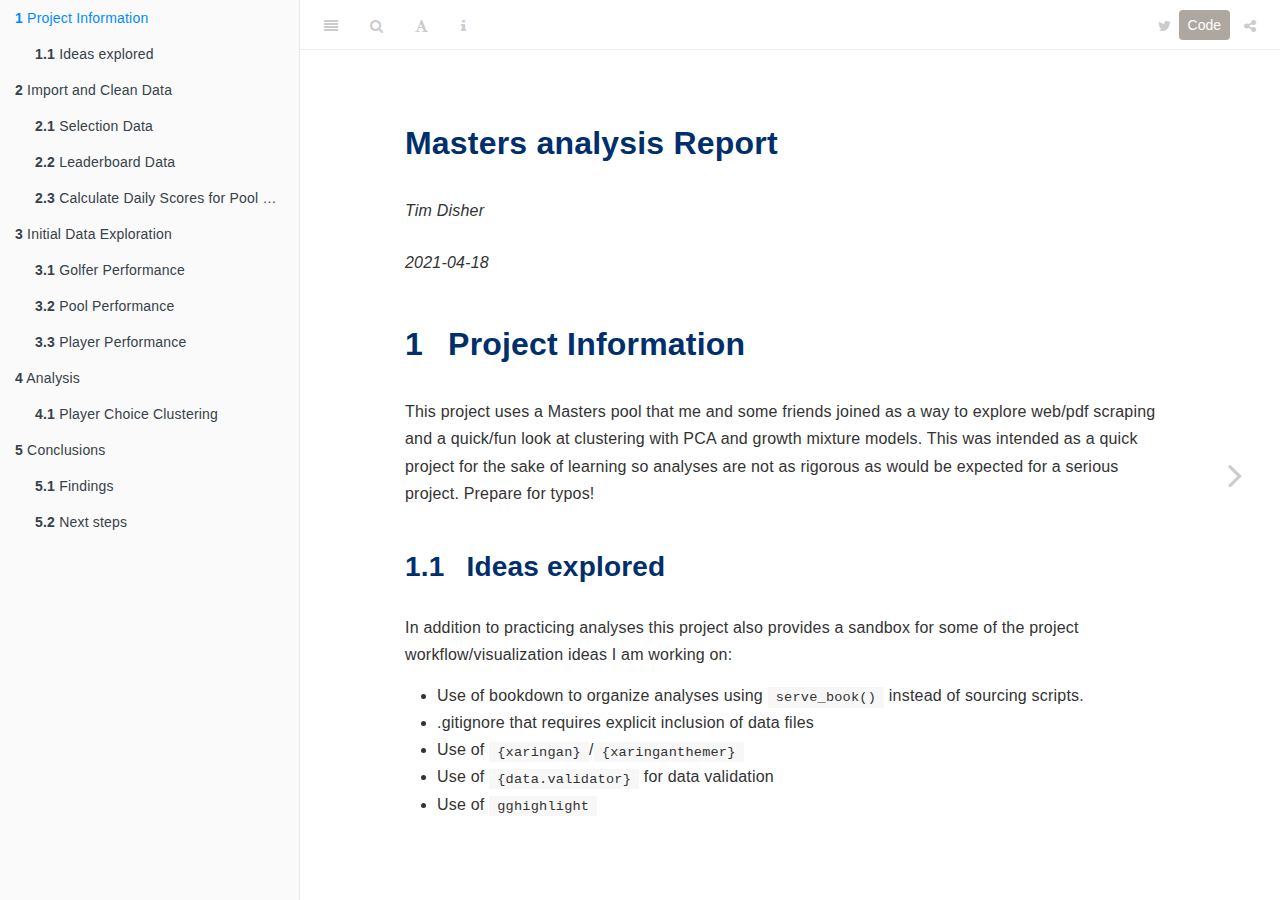
<file: inst/analysis/_book/index.html>
<!DOCTYPE html>
<html lang="" xml:lang="">
<head>

  <meta charset="utf-8" />
  <meta http-equiv="X-UA-Compatible" content="IE=edge" />
  <title>Masters analysis Report</title>
  <meta name="description" content="Masters analysis Report" />
  <meta name="generator" content="bookdown 0.21.10 and GitBook 2.6.7" />

  <meta property="og:title" content="Masters analysis Report" />
  <meta property="og:type" content="book" />
  
  
  
  

  <meta name="twitter:card" content="summary" />
  <meta name="twitter:title" content="Masters analysis Report" />
  
  
  

<meta name="author" content="Tim Disher" />


<meta name="date" content="2021-04-18" />

  <meta name="viewport" content="width=device-width, initial-scale=1" />
  <meta name="apple-mobile-web-app-capable" content="yes" />
  <meta name="apple-mobile-web-app-status-bar-style" content="black" />
  
  

<link rel="next" href="import-and-clean-data.html"/>
<script src="libs/jquery-3.5.1/jquery.min.js"></script>
<link href="libs/gitbook-2.6.7/css/style.css" rel="stylesheet" />
<link href="libs/gitbook-2.6.7/css/plugin-table.css" rel="stylesheet" />
<link href="libs/gitbook-2.6.7/css/plugin-bookdown.css" rel="stylesheet" />
<link href="libs/gitbook-2.6.7/css/plugin-highlight.css" rel="stylesheet" />
<link href="libs/gitbook-2.6.7/css/plugin-search.css" rel="stylesheet" />
<link href="libs/gitbook-2.6.7/css/plugin-fontsettings.css" rel="stylesheet" />
<link href="libs/gitbook-2.6.7/css/plugin-clipboard.css" rel="stylesheet" />









<script src="libs/accessible-code-block-0.0.1/empty-anchor.js"></script>
<link href="libs/anchor-sections-1.0.1/anchor-sections.css" rel="stylesheet" />
<script src="libs/anchor-sections-1.0.1/anchor-sections.js"></script>
<script src="libs/htmlwidgets-1.5.3/htmlwidgets.js"></script>
<link href="libs/datatables-css-0.0.0/datatables-crosstalk.css" rel="stylesheet" />
<script src="libs/datatables-binding-0.17/datatables.js"></script>
<link href="libs/dt-core-1.10.20/css/jquery.dataTables.min.css" rel="stylesheet" />
<link href="libs/dt-core-1.10.20/css/jquery.dataTables.extra.css" rel="stylesheet" />
<script src="libs/dt-core-1.10.20/js/jquery.dataTables.min.js"></script>
<link href="libs/crosstalk-1.1.1/css/crosstalk.css" rel="stylesheet" />
<script src="libs/crosstalk-1.1.1/js/crosstalk.min.js"></script>
<script>
/* ========================================================================
 * Bootstrap: transition.js v3.3.7
 * http://getbootstrap.com/javascript/#transitions
 * ========================================================================
 * Copyright 2011-2016 Twitter, Inc.
 * Licensed under MIT (https://github.com/twbs/bootstrap/blob/master/LICENSE)
 * ======================================================================== */


+function ($) {
  'use strict';

  // CSS TRANSITION SUPPORT (Shoutout: http://www.modernizr.com/)
  // ============================================================

  function transitionEnd() {
    var el = document.createElement('bootstrap')

    var transEndEventNames = {
      WebkitTransition : 'webkitTransitionEnd',
      MozTransition    : 'transitionend',
      OTransition      : 'oTransitionEnd otransitionend',
      transition       : 'transitionend'
    }

    for (var name in transEndEventNames) {
      if (el.style[name] !== undefined) {
        return { end: transEndEventNames[name] }
      }
    }

    return false // explicit for ie8 (  ._.)
  }

  // http://blog.alexmaccaw.com/css-transitions
  $.fn.emulateTransitionEnd = function (duration) {
    var called = false
    var $el = this
    $(this).one('bsTransitionEnd', function () { called = true })
    var callback = function () { if (!called) $($el).trigger($.support.transition.end) }
    setTimeout(callback, duration)
    return this
  }

  $(function () {
    $.support.transition = transitionEnd()

    if (!$.support.transition) return

    $.event.special.bsTransitionEnd = {
      bindType: $.support.transition.end,
      delegateType: $.support.transition.end,
      handle: function (e) {
        if ($(e.target).is(this)) return e.handleObj.handler.apply(this, arguments)
      }
    }
  })

}(jQuery);
</script>
<script>
/* ========================================================================
 * Bootstrap: collapse.js v3.3.7
 * http://getbootstrap.com/javascript/#collapse
 * ========================================================================
 * Copyright 2011-2016 Twitter, Inc.
 * Licensed under MIT (https://github.com/twbs/bootstrap/blob/master/LICENSE)
 * ======================================================================== */

/* jshint latedef: false */

+function ($) {
  'use strict';

  // COLLAPSE PUBLIC CLASS DEFINITION
  // ================================

  var Collapse = function (element, options) {
    this.$element      = $(element)
    this.options       = $.extend({}, Collapse.DEFAULTS, options)
    this.$trigger      = $('[data-toggle="collapse"][href="#' + element.id + '"],' +
                           '[data-toggle="collapse"][data-target="#' + element.id + '"]')
    this.transitioning = null

    if (this.options.parent) {
      this.$parent = this.getParent()
    } else {
      this.addAriaAndCollapsedClass(this.$element, this.$trigger)
    }

    if (this.options.toggle) this.toggle()
  }

  Collapse.VERSION  = '3.3.7'

  Collapse.TRANSITION_DURATION = 350

  Collapse.DEFAULTS = {
    toggle: true
  }

  Collapse.prototype.dimension = function () {
    var hasWidth = this.$element.hasClass('width')
    return hasWidth ? 'width' : 'height'
  }

  Collapse.prototype.show = function () {
    if (this.transitioning || this.$element.hasClass('in')) return

    var activesData
    var actives = this.$parent && this.$parent.children('.panel').children('.in, .collapsing')

    if (actives && actives.length) {
      activesData = actives.data('bs.collapse')
      if (activesData && activesData.transitioning) return
    }

    var startEvent = $.Event('show.bs.collapse')
    this.$element.trigger(startEvent)
    if (startEvent.isDefaultPrevented()) return

    if (actives && actives.length) {
      Plugin.call(actives, 'hide')
      activesData || actives.data('bs.collapse', null)
    }

    var dimension = this.dimension()

    this.$element
      .removeClass('collapse')
      .addClass('collapsing')[dimension](0)
      .attr('aria-expanded', true)

    this.$trigger
      .removeClass('collapsed')
      .attr('aria-expanded', true)

    this.transitioning = 1

    var complete = function () {
      this.$element
        .removeClass('collapsing')
        .addClass('collapse in')[dimension]('')
      this.transitioning = 0
      this.$element
        .trigger('shown.bs.collapse')
    }

    if (!$.support.transition) return complete.call(this)

    var scrollSize = $.camelCase(['scroll', dimension].join('-'))

    this.$element
      .one('bsTransitionEnd', $.proxy(complete, this))
      .emulateTransitionEnd(Collapse.TRANSITION_DURATION)[dimension](this.$element[0][scrollSize])
  }

  Collapse.prototype.hide = function () {
    if (this.transitioning || !this.$element.hasClass('in')) return

    var startEvent = $.Event('hide.bs.collapse')
    this.$element.trigger(startEvent)
    if (startEvent.isDefaultPrevented()) return

    var dimension = this.dimension()

    this.$element[dimension](this.$element[dimension]())[0].offsetHeight

    this.$element
      .addClass('collapsing')
      .removeClass('collapse in')
      .attr('aria-expanded', false)

    this.$trigger
      .addClass('collapsed')
      .attr('aria-expanded', false)

    this.transitioning = 1

    var complete = function () {
      this.transitioning = 0
      this.$element
        .removeClass('collapsing')
        .addClass('collapse')
        .trigger('hidden.bs.collapse')
    }

    if (!$.support.transition) return complete.call(this)

    this.$element
      [dimension](0)
      .one('bsTransitionEnd', $.proxy(complete, this))
      .emulateTransitionEnd(Collapse.TRANSITION_DURATION)
  }

  Collapse.prototype.toggle = function () {
    this[this.$element.hasClass('in') ? 'hide' : 'show']()
  }

  Collapse.prototype.getParent = function () {
    return $(this.options.parent)
      .find('[data-toggle="collapse"][data-parent="' + this.options.parent + '"]')
      .each($.proxy(function (i, element) {
        var $element = $(element)
        this.addAriaAndCollapsedClass(getTargetFromTrigger($element), $element)
      }, this))
      .end()
  }

  Collapse.prototype.addAriaAndCollapsedClass = function ($element, $trigger) {
    var isOpen = $element.hasClass('in')

    $element.attr('aria-expanded', isOpen)
    $trigger
      .toggleClass('collapsed', !isOpen)
      .attr('aria-expanded', isOpen)
  }

  function getTargetFromTrigger($trigger) {
    var href
    var target = $trigger.attr('data-target')
      || (href = $trigger.attr('href')) && href.replace(/.*(?=#[^\s]+$)/, '') // strip for ie7

    return $(target)
  }


  // COLLAPSE PLUGIN DEFINITION
  // ==========================

  function Plugin(option) {
    return this.each(function () {
      var $this   = $(this)
      var data    = $this.data('bs.collapse')
      var options = $.extend({}, Collapse.DEFAULTS, $this.data(), typeof option == 'object' && option)

      if (!data && options.toggle && /show|hide/.test(option)) options.toggle = false
      if (!data) $this.data('bs.collapse', (data = new Collapse(this, options)))
      if (typeof option == 'string') data[option]()
    })
  }

  var old = $.fn.collapse

  $.fn.collapse             = Plugin
  $.fn.collapse.Constructor = Collapse


  // COLLAPSE NO CONFLICT
  // ====================

  $.fn.collapse.noConflict = function () {
    $.fn.collapse = old
    return this
  }


  // COLLAPSE DATA-API
  // =================

  $(document).on('click.bs.collapse.data-api', '[data-toggle="collapse"]', function (e) {
    var $this   = $(this)

    if (!$this.attr('data-target')) e.preventDefault()

    var $target = getTargetFromTrigger($this)
    var data    = $target.data('bs.collapse')
    var option  = data ? 'toggle' : $this.data()

    Plugin.call($target, option)
  })

}(jQuery);
</script>
<script>
window.initializeCodeFolding = function(show) {

  // handlers for show-all and hide all
  $("#rmd-show-all-code").click(function() {
    // close the dropdown menu when an option is clicked
    $("#allCodeButton").dropdown("toggle");
    $('div.r-code-collapse').each(function() {
      $(this).collapse('show');
    });
  });
  $("#rmd-hide-all-code").click(function() {
    // close the dropdown menu when an option is clicked
    $("#allCodeButton").dropdown("toggle");
    $('div.r-code-collapse').each(function() {
      $(this).collapse('hide');
    });
  });

  // index for unique code element ids
  var currentIndex = 1;

  // select all R code blocks
  var rCodeBlocks = $('pre.sourceCode, pre.r, pre.python, pre.bash, pre.sql, pre.cpp, pre.stan');
  rCodeBlocks.each(function() {

    // if code block has been labeled with class `fold-show`, show the code on init!
    var classList = $(this).attr('class').split(/\s+/);
    for (var i = 0; i < classList.length; i++) {
    if (classList[i] === 'fold-show') {
        show = true;
      }
    }

    // create a collapsable div to wrap the code in
    var div = $('<div class="collapse r-code-collapse"></div>');
    if (show)
      div.addClass('in');
    var id = 'rcode-643E0F36' + currentIndex++;
    div.attr('id', id);
    $(this).before(div);
    $(this).detach().appendTo(div);

    // add a show code button right above
    var showCodeText = $('<span>' + (show ? 'Hide' : 'Code') + '</span>');
    var showCodeButton = $('<button type="button" class="btn btn-default btn-xs code-folding-btn pull-right"></button>');
    showCodeButton.append(showCodeText);
    showCodeButton
        .attr('data-toggle', 'collapse')
        .attr('data-target', '#' + id)
        .attr('aria-expanded', show)
        .attr('aria-controls', id);

    var buttonRow = $('<div class="row"></div>');
    var buttonCol = $('<div class="col-md-12"></div>');

    buttonCol.append(showCodeButton);
    buttonRow.append(buttonCol);

    div.before(buttonRow);

    // hack: return show to false, otherwise all next codeBlocks will be shown!
    show = false;

    // update state of button on show/hide
    div.on('hidden.bs.collapse', function () {
      showCodeText.text('Code');
    });
    div.on('show.bs.collapse', function () {
      showCodeText.text('Hide');
    });
  });

}
</script>
<script>
/* ========================================================================
 * Bootstrap: dropdown.js v3.3.7
 * http://getbootstrap.com/javascript/#dropdowns
 * ========================================================================
 * Copyright 2011-2016 Twitter, Inc.
 * Licensed under MIT (https://github.com/twbs/bootstrap/blob/master/LICENSE)
 * ======================================================================== */


+function ($) {
  'use strict';

  // DROPDOWN CLASS DEFINITION
  // =========================

  var backdrop = '.dropdown-backdrop'
  var toggle   = '[data-toggle="dropdown"]'
  var Dropdown = function (element) {
    $(element).on('click.bs.dropdown', this.toggle)
  }

  Dropdown.VERSION = '3.3.7'

  function getParent($this) {
    var selector = $this.attr('data-target')

    if (!selector) {
      selector = $this.attr('href')
      selector = selector && /#[A-Za-z]/.test(selector) && selector.replace(/.*(?=#[^\s]*$)/, '') // strip for ie7
    }

    var $parent = selector && $(selector)

    return $parent && $parent.length ? $parent : $this.parent()
  }

  function clearMenus(e) {
    if (e && e.which === 3) return
    $(backdrop).remove()
    $(toggle).each(function () {
      var $this         = $(this)
      var $parent       = getParent($this)
      var relatedTarget = { relatedTarget: this }

      if (!$parent.hasClass('open')) return

      if (e && e.type == 'click' && /input|textarea/i.test(e.target.tagName) && $.contains($parent[0], e.target)) return

      $parent.trigger(e = $.Event('hide.bs.dropdown', relatedTarget))

      if (e.isDefaultPrevented()) return

      $this.attr('aria-expanded', 'false')
      $parent.removeClass('open').trigger($.Event('hidden.bs.dropdown', relatedTarget))
    })
  }

  Dropdown.prototype.toggle = function (e) {
    var $this = $(this)

    if ($this.is('.disabled, :disabled')) return

    var $parent  = getParent($this)
    var isActive = $parent.hasClass('open')

    clearMenus()

    if (!isActive) {
      if ('ontouchstart' in document.documentElement && !$parent.closest('.navbar-nav').length) {
        // if mobile we use a backdrop because click events don't delegate
        $(document.createElement('div'))
          .addClass('dropdown-backdrop')
          .insertAfter($(this))
          .on('click', clearMenus)
      }

      var relatedTarget = { relatedTarget: this }
      $parent.trigger(e = $.Event('show.bs.dropdown', relatedTarget))

      if (e.isDefaultPrevented()) return

      $this
        .trigger('focus')
        .attr('aria-expanded', 'true')

      $parent
        .toggleClass('open')
        .trigger($.Event('shown.bs.dropdown', relatedTarget))
    }

    return false
  }

  Dropdown.prototype.keydown = function (e) {
    if (!/(38|40|27|32)/.test(e.which) || /input|textarea/i.test(e.target.tagName)) return

    var $this = $(this)

    e.preventDefault()
    e.stopPropagation()

    if ($this.is('.disabled, :disabled')) return

    var $parent  = getParent($this)
    var isActive = $parent.hasClass('open')

    if (!isActive && e.which != 27 || isActive && e.which == 27) {
      if (e.which == 27) $parent.find(toggle).trigger('focus')
      return $this.trigger('click')
    }

    var desc = ' li:not(.disabled):visible a'
    var $items = $parent.find('.dropdown-menu' + desc)

    if (!$items.length) return

    var index = $items.index(e.target)

    if (e.which == 38 && index > 0)                 index--         // up
    if (e.which == 40 && index < $items.length - 1) index++         // down
    if (!~index)                                    index = 0

    $items.eq(index).trigger('focus')
  }


  // DROPDOWN PLUGIN DEFINITION
  // ==========================

  function Plugin(option) {
    return this.each(function () {
      var $this = $(this)
      var data  = $this.data('bs.dropdown')

      if (!data) $this.data('bs.dropdown', (data = new Dropdown(this)))
      if (typeof option == 'string') data[option].call($this)
    })
  }

  var old = $.fn.dropdown

  $.fn.dropdown             = Plugin
  $.fn.dropdown.Constructor = Dropdown


  // DROPDOWN NO CONFLICT
  // ====================

  $.fn.dropdown.noConflict = function () {
    $.fn.dropdown = old
    return this
  }


  // APPLY TO STANDARD DROPDOWN ELEMENTS
  // ===================================

  $(document)
    .on('click.bs.dropdown.data-api', clearMenus)
    .on('click.bs.dropdown.data-api', '.dropdown form', function (e) { e.stopPropagation() })
    .on('click.bs.dropdown.data-api', toggle, Dropdown.prototype.toggle)
    .on('keydown.bs.dropdown.data-api', toggle, Dropdown.prototype.keydown)
    .on('keydown.bs.dropdown.data-api', '.dropdown-menu', Dropdown.prototype.keydown)

}(jQuery);
</script>
<style type="text/css">
.code-folding-btn {
  margin-bottom: 4px;
}

.row { display: flex; }
.collapse { display: none; }
.in { display:block }
.pull-right > .dropdown-menu {
    right: 0;
    left: auto;
}

.dropdown-menu {
    position: absolute;
    top: 100%;
    left: 0;
    z-index: 1000;
    display: none;
    float: left;
    min-width: 160px;
    padding: 5px 0;
    margin: 2px 0 0;
    font-size: 14px;
    text-align: left;
    list-style: none;
    background-color: #fff;
    -webkit-background-clip: padding-box;
    background-clip: padding-box;
    border: 1px solid #ccc;
    border: 1px solid rgba(0,0,0,.15);
    border-radius: 4px;
    -webkit-box-shadow: 0 6px 12px rgba(0,0,0,.175);
    box-shadow: 0 6px 12px rgba(0,0,0,.175);
}

.open > .dropdown-menu {
    display: block;
    color: #ffffff;
    background-color: #ffffff;
    background-image: none;
    border-color: #92897e;
}

.dropdown-menu > li > a {
  display: block;
  padding: 3px 20px;
  clear: both;
  font-weight: 400;
  line-height: 1.42857143;
  color: #000000;
  white-space: nowrap;
}

.dropdown-menu > li > a:hover,
.dropdown-menu > li > a:focus {
  color: #ffffff;
  text-decoration: none;
  background-color: #e95420;
}

.dropdown-menu > .active > a,
.dropdown-menu > .active > a:hover,
.dropdown-menu > .active > a:focus {
  color: #ffffff;
  text-decoration: none;
  background-color: #e95420;
  outline: 0;
}
.dropdown-menu > .disabled > a,
.dropdown-menu > .disabled > a:hover,
.dropdown-menu > .disabled > a:focus {
  color: #aea79f;
}

.dropdown-menu > .disabled > a:hover,
.dropdown-menu > .disabled > a:focus {
  text-decoration: none;
  cursor: not-allowed;
  background-color: transparent;
  background-image: none;
  filter: progid:DXImageTransform.Microsoft.gradient(enabled = false);
}

.btn {
  display: inline-block;
  margin-bottom: 1;
  font-weight: normal;
  text-align: center;
  white-space: nowrap;
  vertical-align: middle;
  -ms-touch-action: manipulation;
      touch-action: manipulation;
  cursor: pointer;
  background-image: none;
  border: 1px solid transparent;
  padding: 4px 8px;
  font-size: 14px;
  line-height: 1.42857143;
  border-radius: 4px;
  -webkit-user-select: none;
  -moz-user-select: none;
  -ms-user-select: none;
  user-select: none;
}

.btn:focus,
.btn:active:focus,
.btn.active:focus,
.btn.focus,
.btn:active.focus,
.btn.active.focus {
  outline: 5px auto -webkit-focus-ring-color;
  outline-offset: -2px;
}
.btn:hover,
.btn:focus,
.btn.focus {
  color: #ffffff;
  text-decoration: none;
}
.btn:active,
.btn.active {
  background-image: none;
  outline: 0;
  box-shadow: inset 0 3px 5px rgba(0, 0, 0, 0.125);
}
.btn.disabled,
.btn[disabled],
fieldset[disabled] .btn {
  cursor: not-allowed;
  filter: alpha(opacity=65);
  opacity: 0.65;
  box-shadow: none;
}
a.btn.disabled,
fieldset[disabled] a.btn {
  pointer-events: none;
}
.btn-default {
  color: #ffffff;
  background-color: #aea79f; #important
  border-color: #aea79f;
}

.btn-default:focus,
.btn-default.focus {
  color: #ffffff;
  background-color: #978e83;
  border-color: #6f675e;
}

.btn-default:hover {
  color: #ffffff;
  background-color: #978e83;
  border-color: #92897e;
}
.btn-default:active,
.btn-default.active,
.btn-group > .btn:not(:first-child):not(:last-child):not(.dropdown-toggle) {
  border-radius: 0;
}
.btn-group > .btn:first-child {
  margin-left: 0;
}
.btn-group > .btn:first-child:not(:last-child):not(.dropdown-toggle) {
  border-top-right-radius: 0;
  border-bottom-right-radius: 0;
}
.btn-group > .btn:last-child:not(:first-child),
.btn-group > .dropdown-toggle:not(:first-child) {
  border-top-left-radius: 0;
  border-bottom-left-radius: 0;
}
.btn-group > .btn-group {
  float: left;
}
.btn-group > .btn-group:not(:first-child):not(:last-child) > .btn {
  border-radius: 0;
}
.btn-group > .btn-group:first-child:not(:last-child) > .btn:last-child,
.btn-group > .btn-group:first-child:not(:last-child) > .dropdown-toggle {
  border-top-right-radius: 0;
  border-bottom-right-radius: 0;
}
.btn-group > .btn-group:last-child:not(:first-child) > .btn:first-child {
  border-top-left-radius: 0;
  border-bottom-left-radius: 0;
}
.btn-group .dropdown-toggle:active,
.btn-group.open .dropdown-toggle {
  outline: 0;
}
.btn-group > .btn + .dropdown-toggle {
  padding-right: 8px;
  padding-left: 8px;
}
.btn-group > .btn-lg + .dropdown-toggle {
  padding-right: 12px;
  padding-left: 12px;
}
.btn-group.open .dropdown-toggle {
  box-shadow: inset 0 3px 5px rgba(0, 0, 0, 0.125);
}
.btn-group.open .dropdown-toggle.btn-link {
  box-shadow: none;
}

</style>
<script>
var str = '<div class="btn-group pull-right" style="position: fixed; right: 50px; top: 10px; z-index: 200"><button type="button" class="btn btn-default btn-xs dropdown-toggle" id="allCodeButton" data-toggle="dropdown" aria-haspopup="true" aria-expanded="true" data-_extension-text-contrast=""><span>Code</span> <span class="caret"></span></button><ul class="dropdown-menu" style="min-width: 50px;"><li><a id="rmd-show-all-code" href="#">Show All Code</a></li><li><a id="rmd-hide-all-code" href="#">Hide All Code</a></li></ul></div>';
document.write(str);
</script>
<script>
$(document).ready(function () {
  window.initializeCodeFolding("show" === "hide");
});
</script>


<style type="text/css">
code.sourceCode > span { display: inline-block; line-height: 1.25; }
code.sourceCode > span { color: inherit; text-decoration: inherit; }
code.sourceCode > span:empty { height: 1.2em; }
.sourceCode { overflow: visible; }
code.sourceCode { white-space: pre; position: relative; }
pre.sourceCode { margin: 0; }
@media screen {
div.sourceCode { overflow: auto; }
}
@media print {
code.sourceCode { white-space: pre-wrap; }
code.sourceCode > span { text-indent: -5em; padding-left: 5em; }
}
pre.numberSource code
  { counter-reset: source-line 0; }
pre.numberSource code > span
  { position: relative; left: -4em; counter-increment: source-line; }
pre.numberSource code > span > a:first-child::before
  { content: counter(source-line);
    position: relative; left: -1em; text-align: right; vertical-align: baseline;
    border: none; display: inline-block;
    -webkit-touch-callout: none; -webkit-user-select: none;
    -khtml-user-select: none; -moz-user-select: none;
    -ms-user-select: none; user-select: none;
    padding: 0 4px; width: 4em;
    color: #aaaaaa;
  }
pre.numberSource { margin-left: 3em; border-left: 1px solid #aaaaaa;  padding-left: 4px; }
div.sourceCode
  {   }
@media screen {
code.sourceCode > span > a:first-child::before { text-decoration: underline; }
}
code span.al { color: #ff0000; font-weight: bold; } /* Alert */
code span.an { color: #60a0b0; font-weight: bold; font-style: italic; } /* Annotation */
code span.at { color: #7d9029; } /* Attribute */
code span.bn { color: #40a070; } /* BaseN */
code span.bu { } /* BuiltIn */
code span.cf { color: #007020; font-weight: bold; } /* ControlFlow */
code span.ch { color: #4070a0; } /* Char */
code span.cn { color: #880000; } /* Constant */
code span.co { color: #60a0b0; font-style: italic; } /* Comment */
code span.cv { color: #60a0b0; font-weight: bold; font-style: italic; } /* CommentVar */
code span.do { color: #ba2121; font-style: italic; } /* Documentation */
code span.dt { color: #902000; } /* DataType */
code span.dv { color: #40a070; } /* DecVal */
code span.er { color: #ff0000; font-weight: bold; } /* Error */
code span.ex { } /* Extension */
code span.fl { color: #40a070; } /* Float */
code span.fu { color: #06287e; } /* Function */
code span.im { } /* Import */
code span.in { color: #60a0b0; font-weight: bold; font-style: italic; } /* Information */
code span.kw { color: #007020; font-weight: bold; } /* Keyword */
code span.op { color: #666666; } /* Operator */
code span.ot { color: #007020; } /* Other */
code span.pp { color: #bc7a00; } /* Preprocessor */
code span.sc { color: #4070a0; } /* SpecialChar */
code span.ss { color: #bb6688; } /* SpecialString */
code span.st { color: #4070a0; } /* String */
code span.va { color: #19177c; } /* Variable */
code span.vs { color: #4070a0; } /* VerbatimString */
code span.wa { color: #60a0b0; font-weight: bold; font-style: italic; } /* Warning */
</style>


<link rel="stylesheet" href="style.css" type="text/css" />
</head>

<body>



  <div class="book without-animation with-summary font-size-2 font-family-1" data-basepath=".">

    <div class="book-summary">
      <nav role="navigation">

<ul class="summary">
<li class="chapter" data-level="1" data-path="index.html"><a href="index.html"><i class="fa fa-check"></i><b>1</b> Project Information</a><ul>
<li class="chapter" data-level="1.1" data-path="index.html"><a href="index.html#ideas-explored"><i class="fa fa-check"></i><b>1.1</b> Ideas explored</a></li>
</ul></li>
<li class="chapter" data-level="2" data-path="import-and-clean-data.html"><a href="import-and-clean-data.html"><i class="fa fa-check"></i><b>2</b> Import and Clean Data</a><ul>
<li class="chapter" data-level="2.1" data-path="import-and-clean-data.html"><a href="import-and-clean-data.html#selection-data"><i class="fa fa-check"></i><b>2.1</b> Selection Data</a></li>
<li class="chapter" data-level="2.2" data-path="import-and-clean-data.html"><a href="import-and-clean-data.html#leaderboard-data"><i class="fa fa-check"></i><b>2.2</b> Leaderboard Data</a></li>
<li class="chapter" data-level="2.3" data-path="import-and-clean-data.html"><a href="import-and-clean-data.html#calculate-daily-scores-for-pool-participants"><i class="fa fa-check"></i><b>2.3</b> Calculate Daily Scores for Pool Participants</a></li>
</ul></li>
<li class="chapter" data-level="3" data-path="initial-data-exploration.html"><a href="initial-data-exploration.html"><i class="fa fa-check"></i><b>3</b> Initial Data Exploration</a><ul>
<li class="chapter" data-level="3.1" data-path="initial-data-exploration.html"><a href="initial-data-exploration.html#golfer-performance"><i class="fa fa-check"></i><b>3.1</b> Golfer Performance</a></li>
<li class="chapter" data-level="3.2" data-path="initial-data-exploration.html"><a href="initial-data-exploration.html#pool-performance"><i class="fa fa-check"></i><b>3.2</b> Pool Performance</a><ul>
<li class="chapter" data-level="3.2.1" data-path="initial-data-exploration.html"><a href="initial-data-exploration.html#player-choices"><i class="fa fa-check"></i><b>3.2.1</b> Player Choices</a></li>
</ul></li>
<li class="chapter" data-level="3.3" data-path="initial-data-exploration.html"><a href="initial-data-exploration.html#player-performance"><i class="fa fa-check"></i><b>3.3</b> Player Performance</a><ul>
<li class="chapter" data-level="3.3.1" data-path="initial-data-exploration.html"><a href="initial-data-exploration.html#overall"><i class="fa fa-check"></i><b>3.3.1</b> Overall</a></li>
</ul></li>
</ul></li>
<li class="chapter" data-level="4" data-path="analysis.html"><a href="analysis.html"><i class="fa fa-check"></i><b>4</b> Analysis</a><ul>
<li class="chapter" data-level="4.1" data-path="analysis.html"><a href="analysis.html#player-choice-clustering"><i class="fa fa-check"></i><b>4.1</b> Player Choice Clustering</a><ul>
<li class="chapter" data-level="4.1.1" data-path="analysis.html"><a href="analysis.html#growth-mixture-model"><i class="fa fa-check"></i><b>4.1.1</b> Growth Mixture Model</a></li>
</ul></li>
</ul></li>
<li class="chapter" data-level="5" data-path="conclusions.html"><a href="conclusions.html"><i class="fa fa-check"></i><b>5</b> Conclusions</a><ul>
<li class="chapter" data-level="5.1" data-path="conclusions.html"><a href="conclusions.html#findings"><i class="fa fa-check"></i><b>5.1</b> Findings</a></li>
<li class="chapter" data-level="5.2" data-path="conclusions.html"><a href="conclusions.html#next-steps"><i class="fa fa-check"></i><b>5.2</b> Next steps</a></li>
</ul></li>
</ul>

      </nav>
    </div>

    <div class="book-body">
      <div class="body-inner">
        <div class="book-header" role="navigation">
          <h1>
            <i class="fa fa-circle-o-notch fa-spin"></i><a href="./">Masters analysis Report</a>
          </h1>
        </div>

        <div class="page-wrapper" tabindex="-1" role="main">
          <div class="page-inner">

            <section class="normal" id="section-">
<div id="header">
<h1 class="title">Masters analysis Report</h1>
<p class="author"><em>Tim Disher</em></p>
<p class="date" style="margin-top: 1.5em;"><em>2021-04-18</em></p>
</div>
<div id="project-information" class="section level1">
<h1><span class="header-section-number">1</span> Project Information</h1>
<p>This project uses a Masters pool that me and some friends joined as a way to
explore web/pdf scraping and a quick/fun look at clustering with PCA and growth
mixture models. This was intended as a quick project for the sake of learning so
analyses are not as rigorous as would be expected for a serious project. Prepare
for typos!</p>
<div id="ideas-explored" class="section level2">
<h2><span class="header-section-number">1.1</span> Ideas explored</h2>
<p>In addition to practicing analyses this project also provides a sandbox for some
of the project workflow/visualization ideas I am working on:</p>
<ul>
<li>Use of bookdown to organize analyses using <code>serve_book()</code> instead of sourcing
scripts.</li>
<li>.gitignore that requires explicit inclusion of data files</li>
<li>Use of <code>{xaringan}</code>/<code>{xaringanthemer}</code></li>
<li>Use of <code>{data.validator}</code> for data validation</li>
<li>Use of <code>gghighlight</code></li>
</ul>

</div>
</div>
            </section>

          </div>
        </div>
      </div>

<a href="import-and-clean-data.html" class="navigation navigation-next navigation-unique" aria-label="Next page"><i class="fa fa-angle-right"></i></a>
    </div>
  </div>
<script src="libs/gitbook-2.6.7/js/app.min.js"></script>
<script src="libs/gitbook-2.6.7/js/lunr.js"></script>
<script src="libs/gitbook-2.6.7/js/clipboard.min.js"></script>
<script src="libs/gitbook-2.6.7/js/plugin-search.js"></script>
<script src="libs/gitbook-2.6.7/js/plugin-sharing.js"></script>
<script src="libs/gitbook-2.6.7/js/plugin-fontsettings.js"></script>
<script src="libs/gitbook-2.6.7/js/plugin-bookdown.js"></script>
<script src="libs/gitbook-2.6.7/js/jquery.highlight.js"></script>
<script src="libs/gitbook-2.6.7/js/plugin-clipboard.js"></script>
<script>
gitbook.require(["gitbook"], function(gitbook) {
gitbook.start({
"sharing": {
"github": false,
"facebook": true,
"twitter": true,
"linkedin": false,
"weibo": false,
"instapaper": false,
"vk": false,
"whatsapp": false,
"all": ["facebook", "twitter", "linkedin", "weibo", "instapaper"]
},
"fontsettings": {
"theme": "white",
"family": "sans",
"size": 2
},
"edit": {
"link": null,
"text": null
},
"history": {
"link": null,
"text": null
},
"view": {
"link": null,
"text": null
},
"download": null,
"toc": {
"collapse": "subsection"
}
});
});
</script>

</body>

</html>
</file>
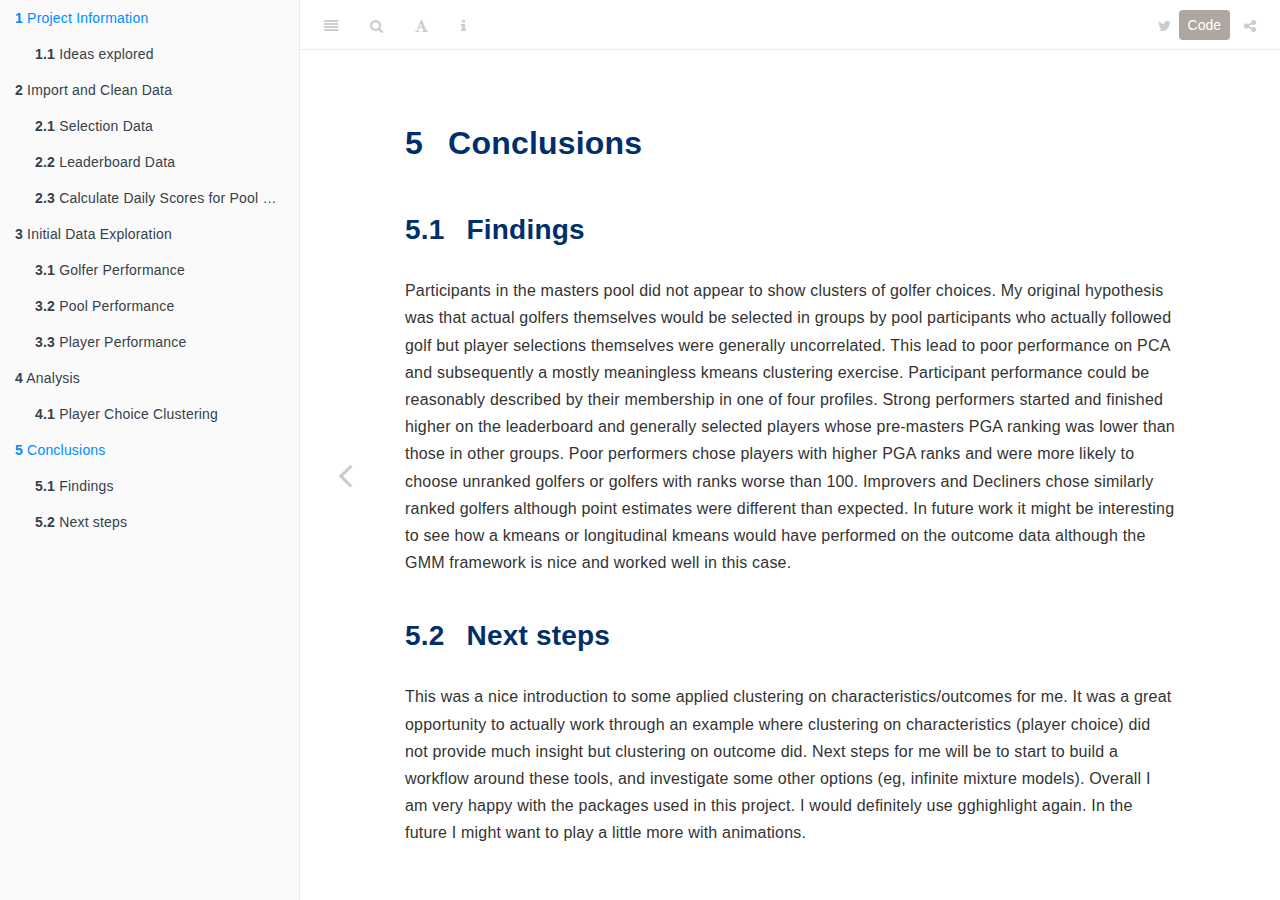
<file: inst/analysis/_book/conclusions.html>
<!DOCTYPE html>
<html lang="" xml:lang="">
<head>

  <meta charset="utf-8" />
  <meta http-equiv="X-UA-Compatible" content="IE=edge" />
  <title>5 Conclusions | Masters analysis Report</title>
  <meta name="description" content="5 Conclusions | Masters analysis Report" />
  <meta name="generator" content="bookdown 0.21.10 and GitBook 2.6.7" />

  <meta property="og:title" content="5 Conclusions | Masters analysis Report" />
  <meta property="og:type" content="book" />
  
  
  
  

  <meta name="twitter:card" content="summary" />
  <meta name="twitter:title" content="5 Conclusions | Masters analysis Report" />
  
  
  

<meta name="author" content="Tim Disher" />


<meta name="date" content="2021-04-18" />

  <meta name="viewport" content="width=device-width, initial-scale=1" />
  <meta name="apple-mobile-web-app-capable" content="yes" />
  <meta name="apple-mobile-web-app-status-bar-style" content="black" />
  
  
<link rel="prev" href="analysis.html"/>

<script src="libs/jquery-3.5.1/jquery.min.js"></script>
<link href="libs/gitbook-2.6.7/css/style.css" rel="stylesheet" />
<link href="libs/gitbook-2.6.7/css/plugin-table.css" rel="stylesheet" />
<link href="libs/gitbook-2.6.7/css/plugin-bookdown.css" rel="stylesheet" />
<link href="libs/gitbook-2.6.7/css/plugin-highlight.css" rel="stylesheet" />
<link href="libs/gitbook-2.6.7/css/plugin-search.css" rel="stylesheet" />
<link href="libs/gitbook-2.6.7/css/plugin-fontsettings.css" rel="stylesheet" />
<link href="libs/gitbook-2.6.7/css/plugin-clipboard.css" rel="stylesheet" />









<script src="libs/accessible-code-block-0.0.1/empty-anchor.js"></script>
<link href="libs/anchor-sections-1.0.1/anchor-sections.css" rel="stylesheet" />
<script src="libs/anchor-sections-1.0.1/anchor-sections.js"></script>
<script src="libs/htmlwidgets-1.5.3/htmlwidgets.js"></script>
<link href="libs/datatables-css-0.0.0/datatables-crosstalk.css" rel="stylesheet" />
<script src="libs/datatables-binding-0.17/datatables.js"></script>
<link href="libs/dt-core-1.10.20/css/jquery.dataTables.min.css" rel="stylesheet" />
<link href="libs/dt-core-1.10.20/css/jquery.dataTables.extra.css" rel="stylesheet" />
<script src="libs/dt-core-1.10.20/js/jquery.dataTables.min.js"></script>
<link href="libs/crosstalk-1.1.1/css/crosstalk.css" rel="stylesheet" />
<script src="libs/crosstalk-1.1.1/js/crosstalk.min.js"></script>
<script>
/* ========================================================================
 * Bootstrap: transition.js v3.3.7
 * http://getbootstrap.com/javascript/#transitions
 * ========================================================================
 * Copyright 2011-2016 Twitter, Inc.
 * Licensed under MIT (https://github.com/twbs/bootstrap/blob/master/LICENSE)
 * ======================================================================== */


+function ($) {
  'use strict';

  // CSS TRANSITION SUPPORT (Shoutout: http://www.modernizr.com/)
  // ============================================================

  function transitionEnd() {
    var el = document.createElement('bootstrap')

    var transEndEventNames = {
      WebkitTransition : 'webkitTransitionEnd',
      MozTransition    : 'transitionend',
      OTransition      : 'oTransitionEnd otransitionend',
      transition       : 'transitionend'
    }

    for (var name in transEndEventNames) {
      if (el.style[name] !== undefined) {
        return { end: transEndEventNames[name] }
      }
    }

    return false // explicit for ie8 (  ._.)
  }

  // http://blog.alexmaccaw.com/css-transitions
  $.fn.emulateTransitionEnd = function (duration) {
    var called = false
    var $el = this
    $(this).one('bsTransitionEnd', function () { called = true })
    var callback = function () { if (!called) $($el).trigger($.support.transition.end) }
    setTimeout(callback, duration)
    return this
  }

  $(function () {
    $.support.transition = transitionEnd()

    if (!$.support.transition) return

    $.event.special.bsTransitionEnd = {
      bindType: $.support.transition.end,
      delegateType: $.support.transition.end,
      handle: function (e) {
        if ($(e.target).is(this)) return e.handleObj.handler.apply(this, arguments)
      }
    }
  })

}(jQuery);
</script>
<script>
/* ========================================================================
 * Bootstrap: collapse.js v3.3.7
 * http://getbootstrap.com/javascript/#collapse
 * ========================================================================
 * Copyright 2011-2016 Twitter, Inc.
 * Licensed under MIT (https://github.com/twbs/bootstrap/blob/master/LICENSE)
 * ======================================================================== */

/* jshint latedef: false */

+function ($) {
  'use strict';

  // COLLAPSE PUBLIC CLASS DEFINITION
  // ================================

  var Collapse = function (element, options) {
    this.$element      = $(element)
    this.options       = $.extend({}, Collapse.DEFAULTS, options)
    this.$trigger      = $('[data-toggle="collapse"][href="#' + element.id + '"],' +
                           '[data-toggle="collapse"][data-target="#' + element.id + '"]')
    this.transitioning = null

    if (this.options.parent) {
      this.$parent = this.getParent()
    } else {
      this.addAriaAndCollapsedClass(this.$element, this.$trigger)
    }

    if (this.options.toggle) this.toggle()
  }

  Collapse.VERSION  = '3.3.7'

  Collapse.TRANSITION_DURATION = 350

  Collapse.DEFAULTS = {
    toggle: true
  }

  Collapse.prototype.dimension = function () {
    var hasWidth = this.$element.hasClass('width')
    return hasWidth ? 'width' : 'height'
  }

  Collapse.prototype.show = function () {
    if (this.transitioning || this.$element.hasClass('in')) return

    var activesData
    var actives = this.$parent && this.$parent.children('.panel').children('.in, .collapsing')

    if (actives && actives.length) {
      activesData = actives.data('bs.collapse')
      if (activesData && activesData.transitioning) return
    }

    var startEvent = $.Event('show.bs.collapse')
    this.$element.trigger(startEvent)
    if (startEvent.isDefaultPrevented()) return

    if (actives && actives.length) {
      Plugin.call(actives, 'hide')
      activesData || actives.data('bs.collapse', null)
    }

    var dimension = this.dimension()

    this.$element
      .removeClass('collapse')
      .addClass('collapsing')[dimension](0)
      .attr('aria-expanded', true)

    this.$trigger
      .removeClass('collapsed')
      .attr('aria-expanded', true)

    this.transitioning = 1

    var complete = function () {
      this.$element
        .removeClass('collapsing')
        .addClass('collapse in')[dimension]('')
      this.transitioning = 0
      this.$element
        .trigger('shown.bs.collapse')
    }

    if (!$.support.transition) return complete.call(this)

    var scrollSize = $.camelCase(['scroll', dimension].join('-'))

    this.$element
      .one('bsTransitionEnd', $.proxy(complete, this))
      .emulateTransitionEnd(Collapse.TRANSITION_DURATION)[dimension](this.$element[0][scrollSize])
  }

  Collapse.prototype.hide = function () {
    if (this.transitioning || !this.$element.hasClass('in')) return

    var startEvent = $.Event('hide.bs.collapse')
    this.$element.trigger(startEvent)
    if (startEvent.isDefaultPrevented()) return

    var dimension = this.dimension()

    this.$element[dimension](this.$element[dimension]())[0].offsetHeight

    this.$element
      .addClass('collapsing')
      .removeClass('collapse in')
      .attr('aria-expanded', false)

    this.$trigger
      .addClass('collapsed')
      .attr('aria-expanded', false)

    this.transitioning = 1

    var complete = function () {
      this.transitioning = 0
      this.$element
        .removeClass('collapsing')
        .addClass('collapse')
        .trigger('hidden.bs.collapse')
    }

    if (!$.support.transition) return complete.call(this)

    this.$element
      [dimension](0)
      .one('bsTransitionEnd', $.proxy(complete, this))
      .emulateTransitionEnd(Collapse.TRANSITION_DURATION)
  }

  Collapse.prototype.toggle = function () {
    this[this.$element.hasClass('in') ? 'hide' : 'show']()
  }

  Collapse.prototype.getParent = function () {
    return $(this.options.parent)
      .find('[data-toggle="collapse"][data-parent="' + this.options.parent + '"]')
      .each($.proxy(function (i, element) {
        var $element = $(element)
        this.addAriaAndCollapsedClass(getTargetFromTrigger($element), $element)
      }, this))
      .end()
  }

  Collapse.prototype.addAriaAndCollapsedClass = function ($element, $trigger) {
    var isOpen = $element.hasClass('in')

    $element.attr('aria-expanded', isOpen)
    $trigger
      .toggleClass('collapsed', !isOpen)
      .attr('aria-expanded', isOpen)
  }

  function getTargetFromTrigger($trigger) {
    var href
    var target = $trigger.attr('data-target')
      || (href = $trigger.attr('href')) && href.replace(/.*(?=#[^\s]+$)/, '') // strip for ie7

    return $(target)
  }


  // COLLAPSE PLUGIN DEFINITION
  // ==========================

  function Plugin(option) {
    return this.each(function () {
      var $this   = $(this)
      var data    = $this.data('bs.collapse')
      var options = $.extend({}, Collapse.DEFAULTS, $this.data(), typeof option == 'object' && option)

      if (!data && options.toggle && /show|hide/.test(option)) options.toggle = false
      if (!data) $this.data('bs.collapse', (data = new Collapse(this, options)))
      if (typeof option == 'string') data[option]()
    })
  }

  var old = $.fn.collapse

  $.fn.collapse             = Plugin
  $.fn.collapse.Constructor = Collapse


  // COLLAPSE NO CONFLICT
  // ====================

  $.fn.collapse.noConflict = function () {
    $.fn.collapse = old
    return this
  }


  // COLLAPSE DATA-API
  // =================

  $(document).on('click.bs.collapse.data-api', '[data-toggle="collapse"]', function (e) {
    var $this   = $(this)

    if (!$this.attr('data-target')) e.preventDefault()

    var $target = getTargetFromTrigger($this)
    var data    = $target.data('bs.collapse')
    var option  = data ? 'toggle' : $this.data()

    Plugin.call($target, option)
  })

}(jQuery);
</script>
<script>
window.initializeCodeFolding = function(show) {

  // handlers for show-all and hide all
  $("#rmd-show-all-code").click(function() {
    // close the dropdown menu when an option is clicked
    $("#allCodeButton").dropdown("toggle");
    $('div.r-code-collapse').each(function() {
      $(this).collapse('show');
    });
  });
  $("#rmd-hide-all-code").click(function() {
    // close the dropdown menu when an option is clicked
    $("#allCodeButton").dropdown("toggle");
    $('div.r-code-collapse').each(function() {
      $(this).collapse('hide');
    });
  });

  // index for unique code element ids
  var currentIndex = 1;

  // select all R code blocks
  var rCodeBlocks = $('pre.sourceCode, pre.r, pre.python, pre.bash, pre.sql, pre.cpp, pre.stan');
  rCodeBlocks.each(function() {

    // if code block has been labeled with class `fold-show`, show the code on init!
    var classList = $(this).attr('class').split(/\s+/);
    for (var i = 0; i < classList.length; i++) {
    if (classList[i] === 'fold-show') {
        show = true;
      }
    }

    // create a collapsable div to wrap the code in
    var div = $('<div class="collapse r-code-collapse"></div>');
    if (show)
      div.addClass('in');
    var id = 'rcode-643E0F36' + currentIndex++;
    div.attr('id', id);
    $(this).before(div);
    $(this).detach().appendTo(div);

    // add a show code button right above
    var showCodeText = $('<span>' + (show ? 'Hide' : 'Code') + '</span>');
    var showCodeButton = $('<button type="button" class="btn btn-default btn-xs code-folding-btn pull-right"></button>');
    showCodeButton.append(showCodeText);
    showCodeButton
        .attr('data-toggle', 'collapse')
        .attr('data-target', '#' + id)
        .attr('aria-expanded', show)
        .attr('aria-controls', id);

    var buttonRow = $('<div class="row"></div>');
    var buttonCol = $('<div class="col-md-12"></div>');

    buttonCol.append(showCodeButton);
    buttonRow.append(buttonCol);

    div.before(buttonRow);

    // hack: return show to false, otherwise all next codeBlocks will be shown!
    show = false;

    // update state of button on show/hide
    div.on('hidden.bs.collapse', function () {
      showCodeText.text('Code');
    });
    div.on('show.bs.collapse', function () {
      showCodeText.text('Hide');
    });
  });

}
</script>
<script>
/* ========================================================================
 * Bootstrap: dropdown.js v3.3.7
 * http://getbootstrap.com/javascript/#dropdowns
 * ========================================================================
 * Copyright 2011-2016 Twitter, Inc.
 * Licensed under MIT (https://github.com/twbs/bootstrap/blob/master/LICENSE)
 * ======================================================================== */


+function ($) {
  'use strict';

  // DROPDOWN CLASS DEFINITION
  // =========================

  var backdrop = '.dropdown-backdrop'
  var toggle   = '[data-toggle="dropdown"]'
  var Dropdown = function (element) {
    $(element).on('click.bs.dropdown', this.toggle)
  }

  Dropdown.VERSION = '3.3.7'

  function getParent($this) {
    var selector = $this.attr('data-target')

    if (!selector) {
      selector = $this.attr('href')
      selector = selector && /#[A-Za-z]/.test(selector) && selector.replace(/.*(?=#[^\s]*$)/, '') // strip for ie7
    }

    var $parent = selector && $(selector)

    return $parent && $parent.length ? $parent : $this.parent()
  }

  function clearMenus(e) {
    if (e && e.which === 3) return
    $(backdrop).remove()
    $(toggle).each(function () {
      var $this         = $(this)
      var $parent       = getParent($this)
      var relatedTarget = { relatedTarget: this }

      if (!$parent.hasClass('open')) return

      if (e && e.type == 'click' && /input|textarea/i.test(e.target.tagName) && $.contains($parent[0], e.target)) return

      $parent.trigger(e = $.Event('hide.bs.dropdown', relatedTarget))

      if (e.isDefaultPrevented()) return

      $this.attr('aria-expanded', 'false')
      $parent.removeClass('open').trigger($.Event('hidden.bs.dropdown', relatedTarget))
    })
  }

  Dropdown.prototype.toggle = function (e) {
    var $this = $(this)

    if ($this.is('.disabled, :disabled')) return

    var $parent  = getParent($this)
    var isActive = $parent.hasClass('open')

    clearMenus()

    if (!isActive) {
      if ('ontouchstart' in document.documentElement && !$parent.closest('.navbar-nav').length) {
        // if mobile we use a backdrop because click events don't delegate
        $(document.createElement('div'))
          .addClass('dropdown-backdrop')
          .insertAfter($(this))
          .on('click', clearMenus)
      }

      var relatedTarget = { relatedTarget: this }
      $parent.trigger(e = $.Event('show.bs.dropdown', relatedTarget))

      if (e.isDefaultPrevented()) return

      $this
        .trigger('focus')
        .attr('aria-expanded', 'true')

      $parent
        .toggleClass('open')
        .trigger($.Event('shown.bs.dropdown', relatedTarget))
    }

    return false
  }

  Dropdown.prototype.keydown = function (e) {
    if (!/(38|40|27|32)/.test(e.which) || /input|textarea/i.test(e.target.tagName)) return

    var $this = $(this)

    e.preventDefault()
    e.stopPropagation()

    if ($this.is('.disabled, :disabled')) return

    var $parent  = getParent($this)
    var isActive = $parent.hasClass('open')

    if (!isActive && e.which != 27 || isActive && e.which == 27) {
      if (e.which == 27) $parent.find(toggle).trigger('focus')
      return $this.trigger('click')
    }

    var desc = ' li:not(.disabled):visible a'
    var $items = $parent.find('.dropdown-menu' + desc)

    if (!$items.length) return

    var index = $items.index(e.target)

    if (e.which == 38 && index > 0)                 index--         // up
    if (e.which == 40 && index < $items.length - 1) index++         // down
    if (!~index)                                    index = 0

    $items.eq(index).trigger('focus')
  }


  // DROPDOWN PLUGIN DEFINITION
  // ==========================

  function Plugin(option) {
    return this.each(function () {
      var $this = $(this)
      var data  = $this.data('bs.dropdown')

      if (!data) $this.data('bs.dropdown', (data = new Dropdown(this)))
      if (typeof option == 'string') data[option].call($this)
    })
  }

  var old = $.fn.dropdown

  $.fn.dropdown             = Plugin
  $.fn.dropdown.Constructor = Dropdown


  // DROPDOWN NO CONFLICT
  // ====================

  $.fn.dropdown.noConflict = function () {
    $.fn.dropdown = old
    return this
  }


  // APPLY TO STANDARD DROPDOWN ELEMENTS
  // ===================================

  $(document)
    .on('click.bs.dropdown.data-api', clearMenus)
    .on('click.bs.dropdown.data-api', '.dropdown form', function (e) { e.stopPropagation() })
    .on('click.bs.dropdown.data-api', toggle, Dropdown.prototype.toggle)
    .on('keydown.bs.dropdown.data-api', toggle, Dropdown.prototype.keydown)
    .on('keydown.bs.dropdown.data-api', '.dropdown-menu', Dropdown.prototype.keydown)

}(jQuery);
</script>
<style type="text/css">
.code-folding-btn {
  margin-bottom: 4px;
}

.row { display: flex; }
.collapse { display: none; }
.in { display:block }
.pull-right > .dropdown-menu {
    right: 0;
    left: auto;
}

.dropdown-menu {
    position: absolute;
    top: 100%;
    left: 0;
    z-index: 1000;
    display: none;
    float: left;
    min-width: 160px;
    padding: 5px 0;
    margin: 2px 0 0;
    font-size: 14px;
    text-align: left;
    list-style: none;
    background-color: #fff;
    -webkit-background-clip: padding-box;
    background-clip: padding-box;
    border: 1px solid #ccc;
    border: 1px solid rgba(0,0,0,.15);
    border-radius: 4px;
    -webkit-box-shadow: 0 6px 12px rgba(0,0,0,.175);
    box-shadow: 0 6px 12px rgba(0,0,0,.175);
}

.open > .dropdown-menu {
    display: block;
    color: #ffffff;
    background-color: #ffffff;
    background-image: none;
    border-color: #92897e;
}

.dropdown-menu > li > a {
  display: block;
  padding: 3px 20px;
  clear: both;
  font-weight: 400;
  line-height: 1.42857143;
  color: #000000;
  white-space: nowrap;
}

.dropdown-menu > li > a:hover,
.dropdown-menu > li > a:focus {
  color: #ffffff;
  text-decoration: none;
  background-color: #e95420;
}

.dropdown-menu > .active > a,
.dropdown-menu > .active > a:hover,
.dropdown-menu > .active > a:focus {
  color: #ffffff;
  text-decoration: none;
  background-color: #e95420;
  outline: 0;
}
.dropdown-menu > .disabled > a,
.dropdown-menu > .disabled > a:hover,
.dropdown-menu > .disabled > a:focus {
  color: #aea79f;
}

.dropdown-menu > .disabled > a:hover,
.dropdown-menu > .disabled > a:focus {
  text-decoration: none;
  cursor: not-allowed;
  background-color: transparent;
  background-image: none;
  filter: progid:DXImageTransform.Microsoft.gradient(enabled = false);
}

.btn {
  display: inline-block;
  margin-bottom: 1;
  font-weight: normal;
  text-align: center;
  white-space: nowrap;
  vertical-align: middle;
  -ms-touch-action: manipulation;
      touch-action: manipulation;
  cursor: pointer;
  background-image: none;
  border: 1px solid transparent;
  padding: 4px 8px;
  font-size: 14px;
  line-height: 1.42857143;
  border-radius: 4px;
  -webkit-user-select: none;
  -moz-user-select: none;
  -ms-user-select: none;
  user-select: none;
}

.btn:focus,
.btn:active:focus,
.btn.active:focus,
.btn.focus,
.btn:active.focus,
.btn.active.focus {
  outline: 5px auto -webkit-focus-ring-color;
  outline-offset: -2px;
}
.btn:hover,
.btn:focus,
.btn.focus {
  color: #ffffff;
  text-decoration: none;
}
.btn:active,
.btn.active {
  background-image: none;
  outline: 0;
  box-shadow: inset 0 3px 5px rgba(0, 0, 0, 0.125);
}
.btn.disabled,
.btn[disabled],
fieldset[disabled] .btn {
  cursor: not-allowed;
  filter: alpha(opacity=65);
  opacity: 0.65;
  box-shadow: none;
}
a.btn.disabled,
fieldset[disabled] a.btn {
  pointer-events: none;
}
.btn-default {
  color: #ffffff;
  background-color: #aea79f; #important
  border-color: #aea79f;
}

.btn-default:focus,
.btn-default.focus {
  color: #ffffff;
  background-color: #978e83;
  border-color: #6f675e;
}

.btn-default:hover {
  color: #ffffff;
  background-color: #978e83;
  border-color: #92897e;
}
.btn-default:active,
.btn-default.active,
.btn-group > .btn:not(:first-child):not(:last-child):not(.dropdown-toggle) {
  border-radius: 0;
}
.btn-group > .btn:first-child {
  margin-left: 0;
}
.btn-group > .btn:first-child:not(:last-child):not(.dropdown-toggle) {
  border-top-right-radius: 0;
  border-bottom-right-radius: 0;
}
.btn-group > .btn:last-child:not(:first-child),
.btn-group > .dropdown-toggle:not(:first-child) {
  border-top-left-radius: 0;
  border-bottom-left-radius: 0;
}
.btn-group > .btn-group {
  float: left;
}
.btn-group > .btn-group:not(:first-child):not(:last-child) > .btn {
  border-radius: 0;
}
.btn-group > .btn-group:first-child:not(:last-child) > .btn:last-child,
.btn-group > .btn-group:first-child:not(:last-child) > .dropdown-toggle {
  border-top-right-radius: 0;
  border-bottom-right-radius: 0;
}
.btn-group > .btn-group:last-child:not(:first-child) > .btn:first-child {
  border-top-left-radius: 0;
  border-bottom-left-radius: 0;
}
.btn-group .dropdown-toggle:active,
.btn-group.open .dropdown-toggle {
  outline: 0;
}
.btn-group > .btn + .dropdown-toggle {
  padding-right: 8px;
  padding-left: 8px;
}
.btn-group > .btn-lg + .dropdown-toggle {
  padding-right: 12px;
  padding-left: 12px;
}
.btn-group.open .dropdown-toggle {
  box-shadow: inset 0 3px 5px rgba(0, 0, 0, 0.125);
}
.btn-group.open .dropdown-toggle.btn-link {
  box-shadow: none;
}

</style>
<script>
var str = '<div class="btn-group pull-right" style="position: fixed; right: 50px; top: 10px; z-index: 200"><button type="button" class="btn btn-default btn-xs dropdown-toggle" id="allCodeButton" data-toggle="dropdown" aria-haspopup="true" aria-expanded="true" data-_extension-text-contrast=""><span>Code</span> <span class="caret"></span></button><ul class="dropdown-menu" style="min-width: 50px;"><li><a id="rmd-show-all-code" href="#">Show All Code</a></li><li><a id="rmd-hide-all-code" href="#">Hide All Code</a></li></ul></div>';
document.write(str);
</script>
<script>
$(document).ready(function () {
  window.initializeCodeFolding("show" === "hide");
});
</script>


<style type="text/css">
code.sourceCode > span { display: inline-block; line-height: 1.25; }
code.sourceCode > span { color: inherit; text-decoration: inherit; }
code.sourceCode > span:empty { height: 1.2em; }
.sourceCode { overflow: visible; }
code.sourceCode { white-space: pre; position: relative; }
pre.sourceCode { margin: 0; }
@media screen {
div.sourceCode { overflow: auto; }
}
@media print {
code.sourceCode { white-space: pre-wrap; }
code.sourceCode > span { text-indent: -5em; padding-left: 5em; }
}
pre.numberSource code
  { counter-reset: source-line 0; }
pre.numberSource code > span
  { position: relative; left: -4em; counter-increment: source-line; }
pre.numberSource code > span > a:first-child::before
  { content: counter(source-line);
    position: relative; left: -1em; text-align: right; vertical-align: baseline;
    border: none; display: inline-block;
    -webkit-touch-callout: none; -webkit-user-select: none;
    -khtml-user-select: none; -moz-user-select: none;
    -ms-user-select: none; user-select: none;
    padding: 0 4px; width: 4em;
    color: #aaaaaa;
  }
pre.numberSource { margin-left: 3em; border-left: 1px solid #aaaaaa;  padding-left: 4px; }
div.sourceCode
  {   }
@media screen {
code.sourceCode > span > a:first-child::before { text-decoration: underline; }
}
code span.al { color: #ff0000; font-weight: bold; } /* Alert */
code span.an { color: #60a0b0; font-weight: bold; font-style: italic; } /* Annotation */
code span.at { color: #7d9029; } /* Attribute */
code span.bn { color: #40a070; } /* BaseN */
code span.bu { } /* BuiltIn */
code span.cf { color: #007020; font-weight: bold; } /* ControlFlow */
code span.ch { color: #4070a0; } /* Char */
code span.cn { color: #880000; } /* Constant */
code span.co { color: #60a0b0; font-style: italic; } /* Comment */
code span.cv { color: #60a0b0; font-weight: bold; font-style: italic; } /* CommentVar */
code span.do { color: #ba2121; font-style: italic; } /* Documentation */
code span.dt { color: #902000; } /* DataType */
code span.dv { color: #40a070; } /* DecVal */
code span.er { color: #ff0000; font-weight: bold; } /* Error */
code span.ex { } /* Extension */
code span.fl { color: #40a070; } /* Float */
code span.fu { color: #06287e; } /* Function */
code span.im { } /* Import */
code span.in { color: #60a0b0; font-weight: bold; font-style: italic; } /* Information */
code span.kw { color: #007020; font-weight: bold; } /* Keyword */
code span.op { color: #666666; } /* Operator */
code span.ot { color: #007020; } /* Other */
code span.pp { color: #bc7a00; } /* Preprocessor */
code span.sc { color: #4070a0; } /* SpecialChar */
code span.ss { color: #bb6688; } /* SpecialString */
code span.st { color: #4070a0; } /* String */
code span.va { color: #19177c; } /* Variable */
code span.vs { color: #4070a0; } /* VerbatimString */
code span.wa { color: #60a0b0; font-weight: bold; font-style: italic; } /* Warning */
</style>


<link rel="stylesheet" href="style.css" type="text/css" />
</head>

<body>



  <div class="book without-animation with-summary font-size-2 font-family-1" data-basepath=".">

    <div class="book-summary">
      <nav role="navigation">

<ul class="summary">
<li class="chapter" data-level="1" data-path="index.html"><a href="index.html"><i class="fa fa-check"></i><b>1</b> Project Information</a><ul>
<li class="chapter" data-level="1.1" data-path="index.html"><a href="index.html#ideas-explored"><i class="fa fa-check"></i><b>1.1</b> Ideas explored</a></li>
</ul></li>
<li class="chapter" data-level="2" data-path="import-and-clean-data.html"><a href="import-and-clean-data.html"><i class="fa fa-check"></i><b>2</b> Import and Clean Data</a><ul>
<li class="chapter" data-level="2.1" data-path="import-and-clean-data.html"><a href="import-and-clean-data.html#selection-data"><i class="fa fa-check"></i><b>2.1</b> Selection Data</a></li>
<li class="chapter" data-level="2.2" data-path="import-and-clean-data.html"><a href="import-and-clean-data.html#leaderboard-data"><i class="fa fa-check"></i><b>2.2</b> Leaderboard Data</a></li>
<li class="chapter" data-level="2.3" data-path="import-and-clean-data.html"><a href="import-and-clean-data.html#calculate-daily-scores-for-pool-participants"><i class="fa fa-check"></i><b>2.3</b> Calculate Daily Scores for Pool Participants</a></li>
</ul></li>
<li class="chapter" data-level="3" data-path="initial-data-exploration.html"><a href="initial-data-exploration.html"><i class="fa fa-check"></i><b>3</b> Initial Data Exploration</a><ul>
<li class="chapter" data-level="3.1" data-path="initial-data-exploration.html"><a href="initial-data-exploration.html#golfer-performance"><i class="fa fa-check"></i><b>3.1</b> Golfer Performance</a></li>
<li class="chapter" data-level="3.2" data-path="initial-data-exploration.html"><a href="initial-data-exploration.html#pool-performance"><i class="fa fa-check"></i><b>3.2</b> Pool Performance</a><ul>
<li class="chapter" data-level="3.2.1" data-path="initial-data-exploration.html"><a href="initial-data-exploration.html#player-choices"><i class="fa fa-check"></i><b>3.2.1</b> Player Choices</a></li>
</ul></li>
<li class="chapter" data-level="3.3" data-path="initial-data-exploration.html"><a href="initial-data-exploration.html#player-performance"><i class="fa fa-check"></i><b>3.3</b> Player Performance</a><ul>
<li class="chapter" data-level="3.3.1" data-path="initial-data-exploration.html"><a href="initial-data-exploration.html#overall"><i class="fa fa-check"></i><b>3.3.1</b> Overall</a></li>
</ul></li>
</ul></li>
<li class="chapter" data-level="4" data-path="analysis.html"><a href="analysis.html"><i class="fa fa-check"></i><b>4</b> Analysis</a><ul>
<li class="chapter" data-level="4.1" data-path="analysis.html"><a href="analysis.html#player-choice-clustering"><i class="fa fa-check"></i><b>4.1</b> Player Choice Clustering</a><ul>
<li class="chapter" data-level="4.1.1" data-path="analysis.html"><a href="analysis.html#growth-mixture-model"><i class="fa fa-check"></i><b>4.1.1</b> Growth Mixture Model</a></li>
</ul></li>
</ul></li>
<li class="chapter" data-level="5" data-path="conclusions.html"><a href="conclusions.html"><i class="fa fa-check"></i><b>5</b> Conclusions</a><ul>
<li class="chapter" data-level="5.1" data-path="conclusions.html"><a href="conclusions.html#findings"><i class="fa fa-check"></i><b>5.1</b> Findings</a></li>
<li class="chapter" data-level="5.2" data-path="conclusions.html"><a href="conclusions.html#next-steps"><i class="fa fa-check"></i><b>5.2</b> Next steps</a></li>
</ul></li>
</ul>

      </nav>
    </div>

    <div class="book-body">
      <div class="body-inner">
        <div class="book-header" role="navigation">
          <h1>
            <i class="fa fa-circle-o-notch fa-spin"></i><a href="./">Masters analysis Report</a>
          </h1>
        </div>

        <div class="page-wrapper" tabindex="-1" role="main">
          <div class="page-inner">

            <section class="normal" id="section-">
<div id="conclusions" class="section level1">
<h1><span class="header-section-number">5</span> Conclusions</h1>
<div id="findings" class="section level2">
<h2><span class="header-section-number">5.1</span> Findings</h2>
<p>Participants in the masters pool did not appear to show clusters of golfer
choices. My original hypothesis was that actual golfers themselves would be
selected in groups by pool participants who actually followed golf but player
selections themselves were generally uncorrelated. This lead to poor performance
on PCA and subsequently a mostly meaningless kmeans clustering exercise.
Participant performance could be reasonably described by their membership in one
of four profiles. Strong performers started and finished higher on the
leaderboard and generally selected players whose pre-masters PGA ranking was
lower than those in other groups. Poor performers chose players with higher PGA
ranks and were more likely to choose unranked golfers or golfers with ranks
worse than 100. Improvers and Decliners chose similarly ranked golfers although
point estimates were different than expected. In future work it might be
interesting to see how a kmeans or longitudinal kmeans would have performed on
the outcome data although the GMM framework is nice and worked well in this
case.</p>
</div>
<div id="next-steps" class="section level2">
<h2><span class="header-section-number">5.2</span> Next steps</h2>
<p>This was a nice introduction to some applied clustering on characteristics/outcomes
for me. It was a great opportunity to actually work through an example where clustering on characteristics (player choice) did not provide much insight but clustering on outcome did. Next steps for me will be to start to build
a workflow around these tools, and investigate some other options (eg, infinite
mixture models). Overall I am very happy with the packages used in this project.
I would definitely use gghighlight again. In the future I might want to play a
little more with animations.</p>

</div>
</div>
            </section>

          </div>
        </div>
      </div>
<a href="analysis.html" class="navigation navigation-prev navigation-unique" aria-label="Previous page"><i class="fa fa-angle-left"></i></a>

    </div>
  </div>
<script src="libs/gitbook-2.6.7/js/app.min.js"></script>
<script src="libs/gitbook-2.6.7/js/lunr.js"></script>
<script src="libs/gitbook-2.6.7/js/clipboard.min.js"></script>
<script src="libs/gitbook-2.6.7/js/plugin-search.js"></script>
<script src="libs/gitbook-2.6.7/js/plugin-sharing.js"></script>
<script src="libs/gitbook-2.6.7/js/plugin-fontsettings.js"></script>
<script src="libs/gitbook-2.6.7/js/plugin-bookdown.js"></script>
<script src="libs/gitbook-2.6.7/js/jquery.highlight.js"></script>
<script src="libs/gitbook-2.6.7/js/plugin-clipboard.js"></script>
<script>
gitbook.require(["gitbook"], function(gitbook) {
gitbook.start({
"sharing": {
"github": false,
"facebook": true,
"twitter": true,
"linkedin": false,
"weibo": false,
"instapaper": false,
"vk": false,
"whatsapp": false,
"all": ["facebook", "twitter", "linkedin", "weibo", "instapaper"]
},
"fontsettings": {
"theme": "white",
"family": "sans",
"size": 2
},
"edit": {
"link": null,
"text": null
},
"history": {
"link": null,
"text": null
},
"view": {
"link": null,
"text": null
},
"download": null,
"toc": {
"collapse": "subsection"
}
});
});
</script>

</body>

</html>
</file>
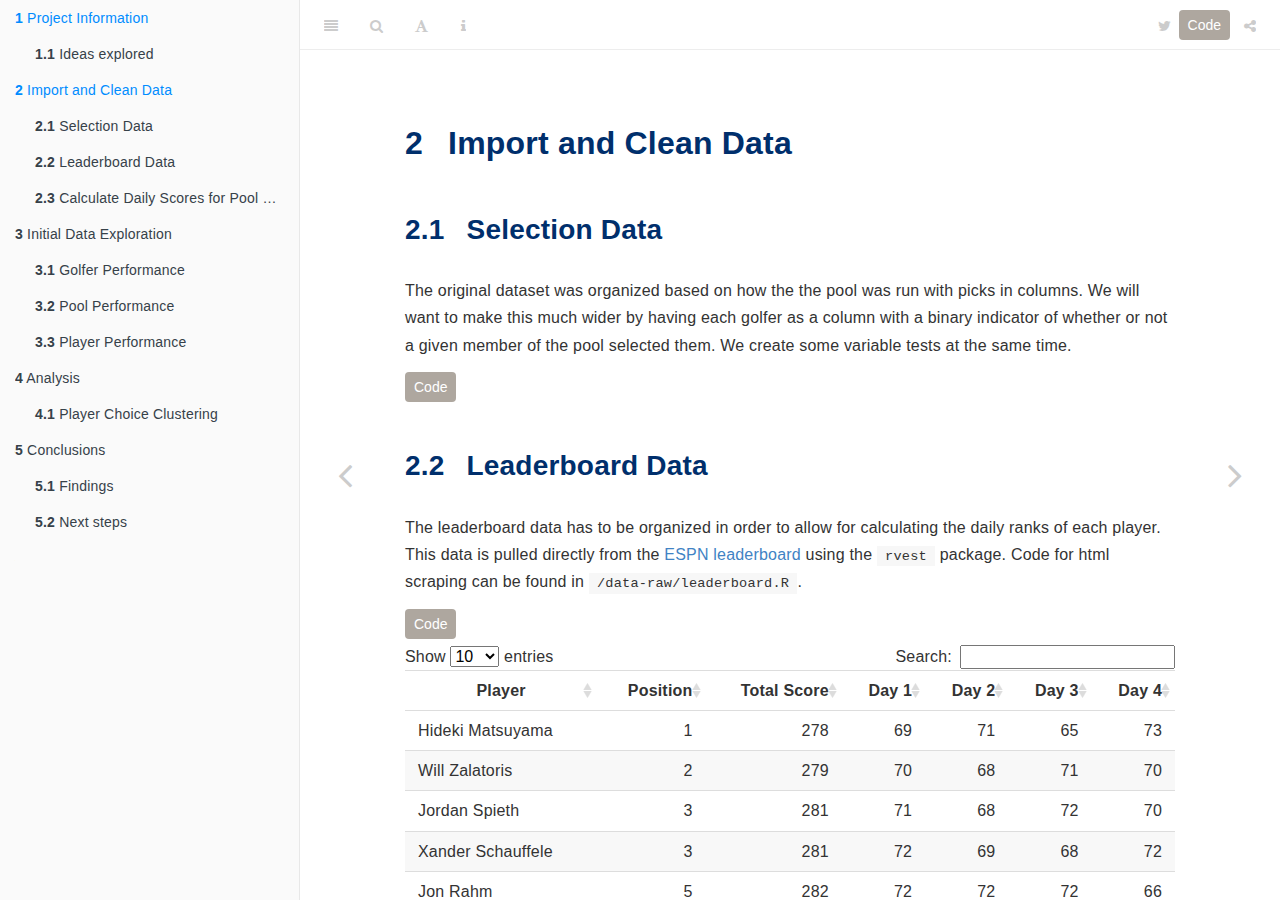
<file: inst/analysis/_book/import-and-clean-data.html>
<!DOCTYPE html>
<html lang="" xml:lang="">
<head>

  <meta charset="utf-8" />
  <meta http-equiv="X-UA-Compatible" content="IE=edge" />
  <title>2 Import and Clean Data | Masters analysis Report</title>
  <meta name="description" content="2 Import and Clean Data | Masters analysis Report" />
  <meta name="generator" content="bookdown 0.21.10 and GitBook 2.6.7" />

  <meta property="og:title" content="2 Import and Clean Data | Masters analysis Report" />
  <meta property="og:type" content="book" />
  
  
  
  

  <meta name="twitter:card" content="summary" />
  <meta name="twitter:title" content="2 Import and Clean Data | Masters analysis Report" />
  
  
  

<meta name="author" content="Tim Disher" />


<meta name="date" content="2021-04-18" />

  <meta name="viewport" content="width=device-width, initial-scale=1" />
  <meta name="apple-mobile-web-app-capable" content="yes" />
  <meta name="apple-mobile-web-app-status-bar-style" content="black" />
  
  
<link rel="prev" href="index.html"/>
<link rel="next" href="initial-data-exploration.html"/>
<script src="libs/jquery-3.5.1/jquery.min.js"></script>
<link href="libs/gitbook-2.6.7/css/style.css" rel="stylesheet" />
<link href="libs/gitbook-2.6.7/css/plugin-table.css" rel="stylesheet" />
<link href="libs/gitbook-2.6.7/css/plugin-bookdown.css" rel="stylesheet" />
<link href="libs/gitbook-2.6.7/css/plugin-highlight.css" rel="stylesheet" />
<link href="libs/gitbook-2.6.7/css/plugin-search.css" rel="stylesheet" />
<link href="libs/gitbook-2.6.7/css/plugin-fontsettings.css" rel="stylesheet" />
<link href="libs/gitbook-2.6.7/css/plugin-clipboard.css" rel="stylesheet" />









<script src="libs/accessible-code-block-0.0.1/empty-anchor.js"></script>
<link href="libs/anchor-sections-1.0.1/anchor-sections.css" rel="stylesheet" />
<script src="libs/anchor-sections-1.0.1/anchor-sections.js"></script>
<script src="libs/htmlwidgets-1.5.3/htmlwidgets.js"></script>
<link href="libs/datatables-css-0.0.0/datatables-crosstalk.css" rel="stylesheet" />
<script src="libs/datatables-binding-0.17/datatables.js"></script>
<link href="libs/dt-core-1.10.20/css/jquery.dataTables.min.css" rel="stylesheet" />
<link href="libs/dt-core-1.10.20/css/jquery.dataTables.extra.css" rel="stylesheet" />
<script src="libs/dt-core-1.10.20/js/jquery.dataTables.min.js"></script>
<link href="libs/crosstalk-1.1.1/css/crosstalk.css" rel="stylesheet" />
<script src="libs/crosstalk-1.1.1/js/crosstalk.min.js"></script>
<script>
/* ========================================================================
 * Bootstrap: transition.js v3.3.7
 * http://getbootstrap.com/javascript/#transitions
 * ========================================================================
 * Copyright 2011-2016 Twitter, Inc.
 * Licensed under MIT (https://github.com/twbs/bootstrap/blob/master/LICENSE)
 * ======================================================================== */


+function ($) {
  'use strict';

  // CSS TRANSITION SUPPORT (Shoutout: http://www.modernizr.com/)
  // ============================================================

  function transitionEnd() {
    var el = document.createElement('bootstrap')

    var transEndEventNames = {
      WebkitTransition : 'webkitTransitionEnd',
      MozTransition    : 'transitionend',
      OTransition      : 'oTransitionEnd otransitionend',
      transition       : 'transitionend'
    }

    for (var name in transEndEventNames) {
      if (el.style[name] !== undefined) {
        return { end: transEndEventNames[name] }
      }
    }

    return false // explicit for ie8 (  ._.)
  }

  // http://blog.alexmaccaw.com/css-transitions
  $.fn.emulateTransitionEnd = function (duration) {
    var called = false
    var $el = this
    $(this).one('bsTransitionEnd', function () { called = true })
    var callback = function () { if (!called) $($el).trigger($.support.transition.end) }
    setTimeout(callback, duration)
    return this
  }

  $(function () {
    $.support.transition = transitionEnd()

    if (!$.support.transition) return

    $.event.special.bsTransitionEnd = {
      bindType: $.support.transition.end,
      delegateType: $.support.transition.end,
      handle: function (e) {
        if ($(e.target).is(this)) return e.handleObj.handler.apply(this, arguments)
      }
    }
  })

}(jQuery);
</script>
<script>
/* ========================================================================
 * Bootstrap: collapse.js v3.3.7
 * http://getbootstrap.com/javascript/#collapse
 * ========================================================================
 * Copyright 2011-2016 Twitter, Inc.
 * Licensed under MIT (https://github.com/twbs/bootstrap/blob/master/LICENSE)
 * ======================================================================== */

/* jshint latedef: false */

+function ($) {
  'use strict';

  // COLLAPSE PUBLIC CLASS DEFINITION
  // ================================

  var Collapse = function (element, options) {
    this.$element      = $(element)
    this.options       = $.extend({}, Collapse.DEFAULTS, options)
    this.$trigger      = $('[data-toggle="collapse"][href="#' + element.id + '"],' +
                           '[data-toggle="collapse"][data-target="#' + element.id + '"]')
    this.transitioning = null

    if (this.options.parent) {
      this.$parent = this.getParent()
    } else {
      this.addAriaAndCollapsedClass(this.$element, this.$trigger)
    }

    if (this.options.toggle) this.toggle()
  }

  Collapse.VERSION  = '3.3.7'

  Collapse.TRANSITION_DURATION = 350

  Collapse.DEFAULTS = {
    toggle: true
  }

  Collapse.prototype.dimension = function () {
    var hasWidth = this.$element.hasClass('width')
    return hasWidth ? 'width' : 'height'
  }

  Collapse.prototype.show = function () {
    if (this.transitioning || this.$element.hasClass('in')) return

    var activesData
    var actives = this.$parent && this.$parent.children('.panel').children('.in, .collapsing')

    if (actives && actives.length) {
      activesData = actives.data('bs.collapse')
      if (activesData && activesData.transitioning) return
    }

    var startEvent = $.Event('show.bs.collapse')
    this.$element.trigger(startEvent)
    if (startEvent.isDefaultPrevented()) return

    if (actives && actives.length) {
      Plugin.call(actives, 'hide')
      activesData || actives.data('bs.collapse', null)
    }

    var dimension = this.dimension()

    this.$element
      .removeClass('collapse')
      .addClass('collapsing')[dimension](0)
      .attr('aria-expanded', true)

    this.$trigger
      .removeClass('collapsed')
      .attr('aria-expanded', true)

    this.transitioning = 1

    var complete = function () {
      this.$element
        .removeClass('collapsing')
        .addClass('collapse in')[dimension]('')
      this.transitioning = 0
      this.$element
        .trigger('shown.bs.collapse')
    }

    if (!$.support.transition) return complete.call(this)

    var scrollSize = $.camelCase(['scroll', dimension].join('-'))

    this.$element
      .one('bsTransitionEnd', $.proxy(complete, this))
      .emulateTransitionEnd(Collapse.TRANSITION_DURATION)[dimension](this.$element[0][scrollSize])
  }

  Collapse.prototype.hide = function () {
    if (this.transitioning || !this.$element.hasClass('in')) return

    var startEvent = $.Event('hide.bs.collapse')
    this.$element.trigger(startEvent)
    if (startEvent.isDefaultPrevented()) return

    var dimension = this.dimension()

    this.$element[dimension](this.$element[dimension]())[0].offsetHeight

    this.$element
      .addClass('collapsing')
      .removeClass('collapse in')
      .attr('aria-expanded', false)

    this.$trigger
      .addClass('collapsed')
      .attr('aria-expanded', false)

    this.transitioning = 1

    var complete = function () {
      this.transitioning = 0
      this.$element
        .removeClass('collapsing')
        .addClass('collapse')
        .trigger('hidden.bs.collapse')
    }

    if (!$.support.transition) return complete.call(this)

    this.$element
      [dimension](0)
      .one('bsTransitionEnd', $.proxy(complete, this))
      .emulateTransitionEnd(Collapse.TRANSITION_DURATION)
  }

  Collapse.prototype.toggle = function () {
    this[this.$element.hasClass('in') ? 'hide' : 'show']()
  }

  Collapse.prototype.getParent = function () {
    return $(this.options.parent)
      .find('[data-toggle="collapse"][data-parent="' + this.options.parent + '"]')
      .each($.proxy(function (i, element) {
        var $element = $(element)
        this.addAriaAndCollapsedClass(getTargetFromTrigger($element), $element)
      }, this))
      .end()
  }

  Collapse.prototype.addAriaAndCollapsedClass = function ($element, $trigger) {
    var isOpen = $element.hasClass('in')

    $element.attr('aria-expanded', isOpen)
    $trigger
      .toggleClass('collapsed', !isOpen)
      .attr('aria-expanded', isOpen)
  }

  function getTargetFromTrigger($trigger) {
    var href
    var target = $trigger.attr('data-target')
      || (href = $trigger.attr('href')) && href.replace(/.*(?=#[^\s]+$)/, '') // strip for ie7

    return $(target)
  }


  // COLLAPSE PLUGIN DEFINITION
  // ==========================

  function Plugin(option) {
    return this.each(function () {
      var $this   = $(this)
      var data    = $this.data('bs.collapse')
      var options = $.extend({}, Collapse.DEFAULTS, $this.data(), typeof option == 'object' && option)

      if (!data && options.toggle && /show|hide/.test(option)) options.toggle = false
      if (!data) $this.data('bs.collapse', (data = new Collapse(this, options)))
      if (typeof option == 'string') data[option]()
    })
  }

  var old = $.fn.collapse

  $.fn.collapse             = Plugin
  $.fn.collapse.Constructor = Collapse


  // COLLAPSE NO CONFLICT
  // ====================

  $.fn.collapse.noConflict = function () {
    $.fn.collapse = old
    return this
  }


  // COLLAPSE DATA-API
  // =================

  $(document).on('click.bs.collapse.data-api', '[data-toggle="collapse"]', function (e) {
    var $this   = $(this)

    if (!$this.attr('data-target')) e.preventDefault()

    var $target = getTargetFromTrigger($this)
    var data    = $target.data('bs.collapse')
    var option  = data ? 'toggle' : $this.data()

    Plugin.call($target, option)
  })

}(jQuery);
</script>
<script>
window.initializeCodeFolding = function(show) {

  // handlers for show-all and hide all
  $("#rmd-show-all-code").click(function() {
    // close the dropdown menu when an option is clicked
    $("#allCodeButton").dropdown("toggle");
    $('div.r-code-collapse').each(function() {
      $(this).collapse('show');
    });
  });
  $("#rmd-hide-all-code").click(function() {
    // close the dropdown menu when an option is clicked
    $("#allCodeButton").dropdown("toggle");
    $('div.r-code-collapse').each(function() {
      $(this).collapse('hide');
    });
  });

  // index for unique code element ids
  var currentIndex = 1;

  // select all R code blocks
  var rCodeBlocks = $('pre.sourceCode, pre.r, pre.python, pre.bash, pre.sql, pre.cpp, pre.stan');
  rCodeBlocks.each(function() {

    // if code block has been labeled with class `fold-show`, show the code on init!
    var classList = $(this).attr('class').split(/\s+/);
    for (var i = 0; i < classList.length; i++) {
    if (classList[i] === 'fold-show') {
        show = true;
      }
    }

    // create a collapsable div to wrap the code in
    var div = $('<div class="collapse r-code-collapse"></div>');
    if (show)
      div.addClass('in');
    var id = 'rcode-643E0F36' + currentIndex++;
    div.attr('id', id);
    $(this).before(div);
    $(this).detach().appendTo(div);

    // add a show code button right above
    var showCodeText = $('<span>' + (show ? 'Hide' : 'Code') + '</span>');
    var showCodeButton = $('<button type="button" class="btn btn-default btn-xs code-folding-btn pull-right"></button>');
    showCodeButton.append(showCodeText);
    showCodeButton
        .attr('data-toggle', 'collapse')
        .attr('data-target', '#' + id)
        .attr('aria-expanded', show)
        .attr('aria-controls', id);

    var buttonRow = $('<div class="row"></div>');
    var buttonCol = $('<div class="col-md-12"></div>');

    buttonCol.append(showCodeButton);
    buttonRow.append(buttonCol);

    div.before(buttonRow);

    // hack: return show to false, otherwise all next codeBlocks will be shown!
    show = false;

    // update state of button on show/hide
    div.on('hidden.bs.collapse', function () {
      showCodeText.text('Code');
    });
    div.on('show.bs.collapse', function () {
      showCodeText.text('Hide');
    });
  });

}
</script>
<script>
/* ========================================================================
 * Bootstrap: dropdown.js v3.3.7
 * http://getbootstrap.com/javascript/#dropdowns
 * ========================================================================
 * Copyright 2011-2016 Twitter, Inc.
 * Licensed under MIT (https://github.com/twbs/bootstrap/blob/master/LICENSE)
 * ======================================================================== */


+function ($) {
  'use strict';

  // DROPDOWN CLASS DEFINITION
  // =========================

  var backdrop = '.dropdown-backdrop'
  var toggle   = '[data-toggle="dropdown"]'
  var Dropdown = function (element) {
    $(element).on('click.bs.dropdown', this.toggle)
  }

  Dropdown.VERSION = '3.3.7'

  function getParent($this) {
    var selector = $this.attr('data-target')

    if (!selector) {
      selector = $this.attr('href')
      selector = selector && /#[A-Za-z]/.test(selector) && selector.replace(/.*(?=#[^\s]*$)/, '') // strip for ie7
    }

    var $parent = selector && $(selector)

    return $parent && $parent.length ? $parent : $this.parent()
  }

  function clearMenus(e) {
    if (e && e.which === 3) return
    $(backdrop).remove()
    $(toggle).each(function () {
      var $this         = $(this)
      var $parent       = getParent($this)
      var relatedTarget = { relatedTarget: this }

      if (!$parent.hasClass('open')) return

      if (e && e.type == 'click' && /input|textarea/i.test(e.target.tagName) && $.contains($parent[0], e.target)) return

      $parent.trigger(e = $.Event('hide.bs.dropdown', relatedTarget))

      if (e.isDefaultPrevented()) return

      $this.attr('aria-expanded', 'false')
      $parent.removeClass('open').trigger($.Event('hidden.bs.dropdown', relatedTarget))
    })
  }

  Dropdown.prototype.toggle = function (e) {
    var $this = $(this)

    if ($this.is('.disabled, :disabled')) return

    var $parent  = getParent($this)
    var isActive = $parent.hasClass('open')

    clearMenus()

    if (!isActive) {
      if ('ontouchstart' in document.documentElement && !$parent.closest('.navbar-nav').length) {
        // if mobile we use a backdrop because click events don't delegate
        $(document.createElement('div'))
          .addClass('dropdown-backdrop')
          .insertAfter($(this))
          .on('click', clearMenus)
      }

      var relatedTarget = { relatedTarget: this }
      $parent.trigger(e = $.Event('show.bs.dropdown', relatedTarget))

      if (e.isDefaultPrevented()) return

      $this
        .trigger('focus')
        .attr('aria-expanded', 'true')

      $parent
        .toggleClass('open')
        .trigger($.Event('shown.bs.dropdown', relatedTarget))
    }

    return false
  }

  Dropdown.prototype.keydown = function (e) {
    if (!/(38|40|27|32)/.test(e.which) || /input|textarea/i.test(e.target.tagName)) return

    var $this = $(this)

    e.preventDefault()
    e.stopPropagation()

    if ($this.is('.disabled, :disabled')) return

    var $parent  = getParent($this)
    var isActive = $parent.hasClass('open')

    if (!isActive && e.which != 27 || isActive && e.which == 27) {
      if (e.which == 27) $parent.find(toggle).trigger('focus')
      return $this.trigger('click')
    }

    var desc = ' li:not(.disabled):visible a'
    var $items = $parent.find('.dropdown-menu' + desc)

    if (!$items.length) return

    var index = $items.index(e.target)

    if (e.which == 38 && index > 0)                 index--         // up
    if (e.which == 40 && index < $items.length - 1) index++         // down
    if (!~index)                                    index = 0

    $items.eq(index).trigger('focus')
  }


  // DROPDOWN PLUGIN DEFINITION
  // ==========================

  function Plugin(option) {
    return this.each(function () {
      var $this = $(this)
      var data  = $this.data('bs.dropdown')

      if (!data) $this.data('bs.dropdown', (data = new Dropdown(this)))
      if (typeof option == 'string') data[option].call($this)
    })
  }

  var old = $.fn.dropdown

  $.fn.dropdown             = Plugin
  $.fn.dropdown.Constructor = Dropdown


  // DROPDOWN NO CONFLICT
  // ====================

  $.fn.dropdown.noConflict = function () {
    $.fn.dropdown = old
    return this
  }


  // APPLY TO STANDARD DROPDOWN ELEMENTS
  // ===================================

  $(document)
    .on('click.bs.dropdown.data-api', clearMenus)
    .on('click.bs.dropdown.data-api', '.dropdown form', function (e) { e.stopPropagation() })
    .on('click.bs.dropdown.data-api', toggle, Dropdown.prototype.toggle)
    .on('keydown.bs.dropdown.data-api', toggle, Dropdown.prototype.keydown)
    .on('keydown.bs.dropdown.data-api', '.dropdown-menu', Dropdown.prototype.keydown)

}(jQuery);
</script>
<style type="text/css">
.code-folding-btn {
  margin-bottom: 4px;
}

.row { display: flex; }
.collapse { display: none; }
.in { display:block }
.pull-right > .dropdown-menu {
    right: 0;
    left: auto;
}

.dropdown-menu {
    position: absolute;
    top: 100%;
    left: 0;
    z-index: 1000;
    display: none;
    float: left;
    min-width: 160px;
    padding: 5px 0;
    margin: 2px 0 0;
    font-size: 14px;
    text-align: left;
    list-style: none;
    background-color: #fff;
    -webkit-background-clip: padding-box;
    background-clip: padding-box;
    border: 1px solid #ccc;
    border: 1px solid rgba(0,0,0,.15);
    border-radius: 4px;
    -webkit-box-shadow: 0 6px 12px rgba(0,0,0,.175);
    box-shadow: 0 6px 12px rgba(0,0,0,.175);
}

.open > .dropdown-menu {
    display: block;
    color: #ffffff;
    background-color: #ffffff;
    background-image: none;
    border-color: #92897e;
}

.dropdown-menu > li > a {
  display: block;
  padding: 3px 20px;
  clear: both;
  font-weight: 400;
  line-height: 1.42857143;
  color: #000000;
  white-space: nowrap;
}

.dropdown-menu > li > a:hover,
.dropdown-menu > li > a:focus {
  color: #ffffff;
  text-decoration: none;
  background-color: #e95420;
}

.dropdown-menu > .active > a,
.dropdown-menu > .active > a:hover,
.dropdown-menu > .active > a:focus {
  color: #ffffff;
  text-decoration: none;
  background-color: #e95420;
  outline: 0;
}
.dropdown-menu > .disabled > a,
.dropdown-menu > .disabled > a:hover,
.dropdown-menu > .disabled > a:focus {
  color: #aea79f;
}

.dropdown-menu > .disabled > a:hover,
.dropdown-menu > .disabled > a:focus {
  text-decoration: none;
  cursor: not-allowed;
  background-color: transparent;
  background-image: none;
  filter: progid:DXImageTransform.Microsoft.gradient(enabled = false);
}

.btn {
  display: inline-block;
  margin-bottom: 1;
  font-weight: normal;
  text-align: center;
  white-space: nowrap;
  vertical-align: middle;
  -ms-touch-action: manipulation;
      touch-action: manipulation;
  cursor: pointer;
  background-image: none;
  border: 1px solid transparent;
  padding: 4px 8px;
  font-size: 14px;
  line-height: 1.42857143;
  border-radius: 4px;
  -webkit-user-select: none;
  -moz-user-select: none;
  -ms-user-select: none;
  user-select: none;
}

.btn:focus,
.btn:active:focus,
.btn.active:focus,
.btn.focus,
.btn:active.focus,
.btn.active.focus {
  outline: 5px auto -webkit-focus-ring-color;
  outline-offset: -2px;
}
.btn:hover,
.btn:focus,
.btn.focus {
  color: #ffffff;
  text-decoration: none;
}
.btn:active,
.btn.active {
  background-image: none;
  outline: 0;
  box-shadow: inset 0 3px 5px rgba(0, 0, 0, 0.125);
}
.btn.disabled,
.btn[disabled],
fieldset[disabled] .btn {
  cursor: not-allowed;
  filter: alpha(opacity=65);
  opacity: 0.65;
  box-shadow: none;
}
a.btn.disabled,
fieldset[disabled] a.btn {
  pointer-events: none;
}
.btn-default {
  color: #ffffff;
  background-color: #aea79f; #important
  border-color: #aea79f;
}

.btn-default:focus,
.btn-default.focus {
  color: #ffffff;
  background-color: #978e83;
  border-color: #6f675e;
}

.btn-default:hover {
  color: #ffffff;
  background-color: #978e83;
  border-color: #92897e;
}
.btn-default:active,
.btn-default.active,
.btn-group > .btn:not(:first-child):not(:last-child):not(.dropdown-toggle) {
  border-radius: 0;
}
.btn-group > .btn:first-child {
  margin-left: 0;
}
.btn-group > .btn:first-child:not(:last-child):not(.dropdown-toggle) {
  border-top-right-radius: 0;
  border-bottom-right-radius: 0;
}
.btn-group > .btn:last-child:not(:first-child),
.btn-group > .dropdown-toggle:not(:first-child) {
  border-top-left-radius: 0;
  border-bottom-left-radius: 0;
}
.btn-group > .btn-group {
  float: left;
}
.btn-group > .btn-group:not(:first-child):not(:last-child) > .btn {
  border-radius: 0;
}
.btn-group > .btn-group:first-child:not(:last-child) > .btn:last-child,
.btn-group > .btn-group:first-child:not(:last-child) > .dropdown-toggle {
  border-top-right-radius: 0;
  border-bottom-right-radius: 0;
}
.btn-group > .btn-group:last-child:not(:first-child) > .btn:first-child {
  border-top-left-radius: 0;
  border-bottom-left-radius: 0;
}
.btn-group .dropdown-toggle:active,
.btn-group.open .dropdown-toggle {
  outline: 0;
}
.btn-group > .btn + .dropdown-toggle {
  padding-right: 8px;
  padding-left: 8px;
}
.btn-group > .btn-lg + .dropdown-toggle {
  padding-right: 12px;
  padding-left: 12px;
}
.btn-group.open .dropdown-toggle {
  box-shadow: inset 0 3px 5px rgba(0, 0, 0, 0.125);
}
.btn-group.open .dropdown-toggle.btn-link {
  box-shadow: none;
}

</style>
<script>
var str = '<div class="btn-group pull-right" style="position: fixed; right: 50px; top: 10px; z-index: 200"><button type="button" class="btn btn-default btn-xs dropdown-toggle" id="allCodeButton" data-toggle="dropdown" aria-haspopup="true" aria-expanded="true" data-_extension-text-contrast=""><span>Code</span> <span class="caret"></span></button><ul class="dropdown-menu" style="min-width: 50px;"><li><a id="rmd-show-all-code" href="#">Show All Code</a></li><li><a id="rmd-hide-all-code" href="#">Hide All Code</a></li></ul></div>';
document.write(str);
</script>
<script>
$(document).ready(function () {
  window.initializeCodeFolding("show" === "hide");
});
</script>


<style type="text/css">
code.sourceCode > span { display: inline-block; line-height: 1.25; }
code.sourceCode > span { color: inherit; text-decoration: inherit; }
code.sourceCode > span:empty { height: 1.2em; }
.sourceCode { overflow: visible; }
code.sourceCode { white-space: pre; position: relative; }
pre.sourceCode { margin: 0; }
@media screen {
div.sourceCode { overflow: auto; }
}
@media print {
code.sourceCode { white-space: pre-wrap; }
code.sourceCode > span { text-indent: -5em; padding-left: 5em; }
}
pre.numberSource code
  { counter-reset: source-line 0; }
pre.numberSource code > span
  { position: relative; left: -4em; counter-increment: source-line; }
pre.numberSource code > span > a:first-child::before
  { content: counter(source-line);
    position: relative; left: -1em; text-align: right; vertical-align: baseline;
    border: none; display: inline-block;
    -webkit-touch-callout: none; -webkit-user-select: none;
    -khtml-user-select: none; -moz-user-select: none;
    -ms-user-select: none; user-select: none;
    padding: 0 4px; width: 4em;
    color: #aaaaaa;
  }
pre.numberSource { margin-left: 3em; border-left: 1px solid #aaaaaa;  padding-left: 4px; }
div.sourceCode
  {   }
@media screen {
code.sourceCode > span > a:first-child::before { text-decoration: underline; }
}
code span.al { color: #ff0000; font-weight: bold; } /* Alert */
code span.an { color: #60a0b0; font-weight: bold; font-style: italic; } /* Annotation */
code span.at { color: #7d9029; } /* Attribute */
code span.bn { color: #40a070; } /* BaseN */
code span.bu { } /* BuiltIn */
code span.cf { color: #007020; font-weight: bold; } /* ControlFlow */
code span.ch { color: #4070a0; } /* Char */
code span.cn { color: #880000; } /* Constant */
code span.co { color: #60a0b0; font-style: italic; } /* Comment */
code span.cv { color: #60a0b0; font-weight: bold; font-style: italic; } /* CommentVar */
code span.do { color: #ba2121; font-style: italic; } /* Documentation */
code span.dt { color: #902000; } /* DataType */
code span.dv { color: #40a070; } /* DecVal */
code span.er { color: #ff0000; font-weight: bold; } /* Error */
code span.ex { } /* Extension */
code span.fl { color: #40a070; } /* Float */
code span.fu { color: #06287e; } /* Function */
code span.im { } /* Import */
code span.in { color: #60a0b0; font-weight: bold; font-style: italic; } /* Information */
code span.kw { color: #007020; font-weight: bold; } /* Keyword */
code span.op { color: #666666; } /* Operator */
code span.ot { color: #007020; } /* Other */
code span.pp { color: #bc7a00; } /* Preprocessor */
code span.sc { color: #4070a0; } /* SpecialChar */
code span.ss { color: #bb6688; } /* SpecialString */
code span.st { color: #4070a0; } /* String */
code span.va { color: #19177c; } /* Variable */
code span.vs { color: #4070a0; } /* VerbatimString */
code span.wa { color: #60a0b0; font-weight: bold; font-style: italic; } /* Warning */
</style>


<link rel="stylesheet" href="style.css" type="text/css" />
</head>

<body>



  <div class="book without-animation with-summary font-size-2 font-family-1" data-basepath=".">

    <div class="book-summary">
      <nav role="navigation">

<ul class="summary">
<li class="chapter" data-level="1" data-path="index.html"><a href="index.html"><i class="fa fa-check"></i><b>1</b> Project Information</a><ul>
<li class="chapter" data-level="1.1" data-path="index.html"><a href="index.html#ideas-explored"><i class="fa fa-check"></i><b>1.1</b> Ideas explored</a></li>
</ul></li>
<li class="chapter" data-level="2" data-path="import-and-clean-data.html"><a href="import-and-clean-data.html"><i class="fa fa-check"></i><b>2</b> Import and Clean Data</a><ul>
<li class="chapter" data-level="2.1" data-path="import-and-clean-data.html"><a href="import-and-clean-data.html#selection-data"><i class="fa fa-check"></i><b>2.1</b> Selection Data</a></li>
<li class="chapter" data-level="2.2" data-path="import-and-clean-data.html"><a href="import-and-clean-data.html#leaderboard-data"><i class="fa fa-check"></i><b>2.2</b> Leaderboard Data</a></li>
<li class="chapter" data-level="2.3" data-path="import-and-clean-data.html"><a href="import-and-clean-data.html#calculate-daily-scores-for-pool-participants"><i class="fa fa-check"></i><b>2.3</b> Calculate Daily Scores for Pool Participants</a></li>
</ul></li>
<li class="chapter" data-level="3" data-path="initial-data-exploration.html"><a href="initial-data-exploration.html"><i class="fa fa-check"></i><b>3</b> Initial Data Exploration</a><ul>
<li class="chapter" data-level="3.1" data-path="initial-data-exploration.html"><a href="initial-data-exploration.html#golfer-performance"><i class="fa fa-check"></i><b>3.1</b> Golfer Performance</a></li>
<li class="chapter" data-level="3.2" data-path="initial-data-exploration.html"><a href="initial-data-exploration.html#pool-performance"><i class="fa fa-check"></i><b>3.2</b> Pool Performance</a><ul>
<li class="chapter" data-level="3.2.1" data-path="initial-data-exploration.html"><a href="initial-data-exploration.html#player-choices"><i class="fa fa-check"></i><b>3.2.1</b> Player Choices</a></li>
</ul></li>
<li class="chapter" data-level="3.3" data-path="initial-data-exploration.html"><a href="initial-data-exploration.html#player-performance"><i class="fa fa-check"></i><b>3.3</b> Player Performance</a><ul>
<li class="chapter" data-level="3.3.1" data-path="initial-data-exploration.html"><a href="initial-data-exploration.html#overall"><i class="fa fa-check"></i><b>3.3.1</b> Overall</a></li>
</ul></li>
</ul></li>
<li class="chapter" data-level="4" data-path="analysis.html"><a href="analysis.html"><i class="fa fa-check"></i><b>4</b> Analysis</a><ul>
<li class="chapter" data-level="4.1" data-path="analysis.html"><a href="analysis.html#player-choice-clustering"><i class="fa fa-check"></i><b>4.1</b> Player Choice Clustering</a><ul>
<li class="chapter" data-level="4.1.1" data-path="analysis.html"><a href="analysis.html#growth-mixture-model"><i class="fa fa-check"></i><b>4.1.1</b> Growth Mixture Model</a></li>
</ul></li>
</ul></li>
<li class="chapter" data-level="5" data-path="conclusions.html"><a href="conclusions.html"><i class="fa fa-check"></i><b>5</b> Conclusions</a><ul>
<li class="chapter" data-level="5.1" data-path="conclusions.html"><a href="conclusions.html#findings"><i class="fa fa-check"></i><b>5.1</b> Findings</a></li>
<li class="chapter" data-level="5.2" data-path="conclusions.html"><a href="conclusions.html#next-steps"><i class="fa fa-check"></i><b>5.2</b> Next steps</a></li>
</ul></li>
</ul>

      </nav>
    </div>

    <div class="book-body">
      <div class="body-inner">
        <div class="book-header" role="navigation">
          <h1>
            <i class="fa fa-circle-o-notch fa-spin"></i><a href="./">Masters analysis Report</a>
          </h1>
        </div>

        <div class="page-wrapper" tabindex="-1" role="main">
          <div class="page-inner">

            <section class="normal" id="section-">
<div id="import-and-clean-data" class="section level1">
<h1><span class="header-section-number">2</span> Import and Clean Data</h1>
<div id="selection-data" class="section level2">
<h2><span class="header-section-number">2.1</span> Selection Data</h2>
<p>The original dataset was organized based on how the the pool was run with picks
in columns. We will want to make this much wider by having each golfer as a
column with a binary indicator of whether or not a given member of the pool
selected them. We create some variable tests at the same time.</p>
<div class="sourceCode" id="cb1"><pre class="sourceCode r"><code class="sourceCode r"><span id="cb1-1"><a href="import-and-clean-data.html#cb1-1"></a><span class="kw">data</span>(<span class="st">&quot;entry_picks_anon&quot;</span>)</span>
<span id="cb1-2"><a href="import-and-clean-data.html#cb1-2"></a></span>
<span id="cb1-3"><a href="import-and-clean-data.html#cb1-3"></a></span>
<span id="cb1-4"><a href="import-and-clean-data.html#cb1-4"></a>wide_dat &lt;-<span class="st"> </span>entry_picks_anon <span class="op">%&gt;%</span></span>
<span id="cb1-5"><a href="import-and-clean-data.html#cb1-5"></a><span class="st">  </span><span class="kw">pivot_longer</span>(<span class="dt">cols =</span> <span class="op">-</span>alt_name) <span class="op">%&gt;%</span></span>
<span id="cb1-6"><a href="import-and-clean-data.html#cb1-6"></a><span class="st">  </span><span class="kw">mutate</span>(<span class="dt">name =</span> value,</span>
<span id="cb1-7"><a href="import-and-clean-data.html#cb1-7"></a>         <span class="dt">value =</span> <span class="dv">1</span>) <span class="op">%&gt;%</span></span>
<span id="cb1-8"><a href="import-and-clean-data.html#cb1-8"></a><span class="st">  </span><span class="kw">pivot_wider</span>(<span class="dt">names_from =</span> name, <span class="dt">values_from=</span> value) <span class="op">%&gt;%</span></span>
<span id="cb1-9"><a href="import-and-clean-data.html#cb1-9"></a><span class="st">  </span><span class="kw">mutate_at</span>(<span class="kw">vars</span>(<span class="op">-</span>alt_name), <span class="op">~</span><span class="st"> </span><span class="kw">ifelse</span>(<span class="kw">is.na</span>(.), <span class="dv">0</span>, .)) </span>
<span id="cb1-10"><a href="import-and-clean-data.html#cb1-10"></a></span>
<span id="cb1-11"><a href="import-and-clean-data.html#cb1-11"></a>report &lt;-<span class="st"> </span><span class="kw">data_validation_report</span>()</span>
<span id="cb1-12"><a href="import-and-clean-data.html#cb1-12"></a>golfers &lt;-<span class="st"> </span>entry_picks_anon <span class="op">%&gt;%</span><span class="st"> </span><span class="kw">select</span>(<span class="op">-</span>alt_name) <span class="op">%&gt;%</span><span class="st"> </span><span class="kw">unlist</span>() <span class="op">%&gt;%</span><span class="st"> </span>unique</span>
<span id="cb1-13"><a href="import-and-clean-data.html#cb1-13"></a></span>
<span id="cb1-14"><a href="import-and-clean-data.html#cb1-14"></a>test_picks &lt;-</span>
<span id="cb1-15"><a href="import-and-clean-data.html#cb1-15"></a><span class="st">  </span><span class="kw">all</span>(wide_dat <span class="op">%&gt;%</span><span class="st"> </span><span class="kw">mutate</span>(<span class="dt">tot_pick =</span> <span class="kw">rowSums</span>(<span class="kw">across</span>(</span>
<span id="cb1-16"><a href="import-and-clean-data.html#cb1-16"></a>    <span class="st">`</span><span class="dt">Jon Rahm</span><span class="st">`</span><span class="op">:</span><span class="st">`</span><span class="dt">Robert MacIntyre</span><span class="st">`</span></span>
<span id="cb1-17"><a href="import-and-clean-data.html#cb1-17"></a>  ))) <span class="op">%&gt;%</span></span>
<span id="cb1-18"><a href="import-and-clean-data.html#cb1-18"></a><span class="st">    </span><span class="kw">pull</span>(tot_pick) <span class="op">==</span><span class="st"> </span><span class="dv">8</span>)</span>
<span id="cb1-19"><a href="import-and-clean-data.html#cb1-19"></a></span>
<span id="cb1-20"><a href="import-and-clean-data.html#cb1-20"></a><span class="kw">validate</span>(wide_dat, <span class="st">&quot;Validate player selection data&quot;</span>) <span class="op">%&gt;%</span></span>
<span id="cb1-21"><a href="import-and-clean-data.html#cb1-21"></a><span class="st">  </span><span class="kw">validate_if</span>(<span class="dt">description =</span> <span class="st">&quot;Verify everyone has 8 picks and nobody has any NA&quot;</span>,</span>
<span id="cb1-22"><a href="import-and-clean-data.html#cb1-22"></a>              <span class="kw">all</span>(test_picks),</span>
<span id="cb1-23"><a href="import-and-clean-data.html#cb1-23"></a>              ) <span class="op">%&gt;%</span></span>
<span id="cb1-24"><a href="import-and-clean-data.html#cb1-24"></a><span class="st">  </span><span class="kw">validate_cols</span>(<span class="dt">description =</span> <span class="st">&quot;Test all values are 0 or 1&quot;</span>,</span>
<span id="cb1-25"><a href="import-and-clean-data.html#cb1-25"></a>                <span class="kw">in_set</span>(<span class="dv">0</span>, <span class="dv">1</span>), <span class="op">-</span>alt_name) <span class="op">%&gt;%</span></span>
<span id="cb1-26"><a href="import-and-clean-data.html#cb1-26"></a><span class="st">  </span><span class="kw">validate_if</span>(<span class="dt">description =</span> <span class="st">&quot;Test all 272 players are present&quot;</span>,</span>
<span id="cb1-27"><a href="import-and-clean-data.html#cb1-27"></a>              <span class="kw">nrow</span>(wide_dat) <span class="op">==</span><span class="st"> </span><span class="dv">272</span>) <span class="op">%&gt;%</span></span>
<span id="cb1-28"><a href="import-and-clean-data.html#cb1-28"></a><span class="st">  </span><span class="kw">validate_if</span>(<span class="dt">description =</span> <span class="st">&quot;Test all golders are present&quot;</span>,</span>
<span id="cb1-29"><a href="import-and-clean-data.html#cb1-29"></a>              <span class="kw">all</span>(golfers <span class="op">%in%</span><span class="st"> </span><span class="kw">colnames</span>(wide_dat))) <span class="op">%&gt;%</span></span>
<span id="cb1-30"><a href="import-and-clean-data.html#cb1-30"></a><span class="st">  </span><span class="kw">add_results</span>(report)</span></code></pre></div>
</div>
<div id="leaderboard-data" class="section level2">
<h2><span class="header-section-number">2.2</span> Leaderboard Data</h2>
<p>The leaderboard data has to be organized in order to allow for calculating the
daily ranks of each player. This data is pulled directly from the <a href="%22https://www.espn.com/golf/leaderboard%22">ESPN
leaderboard</a> using the <code>rvest</code> package. Code for html scraping can be found in
<code>/data-raw/leaderboard.R</code>.</p>
<div class="sourceCode" id="cb2"><pre class="sourceCode r"><code class="sourceCode r"><span id="cb2-1"><a href="import-and-clean-data.html#cb2-1"></a><span class="kw">data</span>(<span class="st">&quot;leaderboard&quot;</span>)</span>
<span id="cb2-2"><a href="import-and-clean-data.html#cb2-2"></a></span>
<span id="cb2-3"><a href="import-and-clean-data.html#cb2-3"></a><span class="kw">datatable</span>(leaderboard,</span>
<span id="cb2-4"><a href="import-and-clean-data.html#cb2-4"></a>          <span class="dt">rownames =</span> <span class="ot">FALSE</span>,</span>
<span id="cb2-5"><a href="import-and-clean-data.html#cb2-5"></a>          <span class="dt">colnames =</span> <span class="kw">c</span>(<span class="st">&quot;Player&quot;</span>, </span>
<span id="cb2-6"><a href="import-and-clean-data.html#cb2-6"></a>                       <span class="st">&quot;Position&quot;</span>, </span>
<span id="cb2-7"><a href="import-and-clean-data.html#cb2-7"></a>                       <span class="st">&quot;Total Score&quot;</span>, </span>
<span id="cb2-8"><a href="import-and-clean-data.html#cb2-8"></a>                       <span class="kw">paste</span>(<span class="st">&quot;Day&quot;</span>, <span class="dv">1</span><span class="op">:</span><span class="dv">4</span>)))</span></code></pre></div>
<div id="htmlwidget-047887da0ba42e831d7e" style="width:100%;height:auto;" class="datatables html-widget"></div>
<script type="application/json" data-for="htmlwidget-047887da0ba42e831d7e">{"x":{"filter":"none","data":[["Hideki Matsuyama","Will Zalatoris","Jordan Spieth","Xander Schauffele","Jon Rahm","Marc Leishman","Justin Rose","Patrick Reed","Corey Conners","Cameron Smith","Tony Finau","Webb Simpson","Stewart Cink","Kevin Na","Si Woo Kim","Robert MacIntyre","Brian Harman","Tyrrell Hatton","Collin Morikawa","Scottie Scheffler","Harris English","Shane Lowry","Phil Mickelson","Justin Thomas","Viktor Hovland","Paul Casey","Abraham Ancer","Ian Poulter","Louis Oosthuizen","Cameron Champ","Matt Jones","Bubba Watson","Charl Schwartzel","Michael Thompson","Matt Fitzpatrick","Matt Wallace","Ryan Palmer","Martin Laird","Henrik Stenson","Christiaan Bezuidenhout","Gary Woodland","Sebastian Munoz","Mackenzie Hughes","Joaquin Niemann","Bernd Wiesberger","Brendon Todd","Bryson DeChambeau","Tommy Fleetwood","Jason Kokrak","Jose Maria Olazabal","Billy Horschel","Francesco Molinari","Jim Herman","Adam Scott","Sergio Garcia","Daniel Berger","Jimmy Walker","Matt Kuchar","Max Homa","Danny Willett","Kevin Kisner","Brooks Koepka","Dustin Johnson","Lee Westwood","Mike Weir","Lanto Griffin","Dylan Frittelli","Robert Streb","Rory McIlroy","C.T. Pan","Bernhard Langer","Victor Perez","Zach Johnson","Brian Gay","Patrick Cantlay","Ian Woosnam","Jason Day","Carlos Ortiz","Hudson Swafford","Sandy Lyle","Fred Couples","Sungjae Im","Vijay Singh","Larry Mize","Charles Osborne (a)","Joe Long (a)","Tyler Strafaci (a)","Matthew Wolff"],[1,2,3,3,5,5,7,8,8,10,10,12,12,12,12,12,12,18,18,18,21,21,21,21,21,26,26,26,26,26,26,26,26,34,34,34,34,38,38,40,40,40,40,40,40,46,46,46,49,50,50,52,53,54,null,null,null,null,null,null,null,null,null,null,null,null,null,null,null,null,null,null,null,null,null,null,null,null,null,null,null,null,null,null,null,null,null,null],[278,279,281,281,282,282,283,284,284,285,285,286,286,286,286,286,286,287,287,287,288,288,288,288,288,289,289,289,289,289,289,289,289,290,290,290,290,291,291,292,292,292,292,292,292,293,293,293,295,296,296,297,298,299,148,148,148,148,148,149,149,149,149,149,149,149,150,150,150,150,151,151,151,152,152,153,153,153,156,156,157,157,159,163,152,154,161,155],[69,70,71,72,72,72,65,70,73,74,74,70,74,75,71,74,69,71,73,73,74,71,75,73,73,73,75,74,76,72,74,74,74,72,74,74,74,74,73,70,73,74,72,75,74,73,76,74,71,75,76,74,76,74,76,75,75,78,74,76,72,74,74,78,78,76,76,75,76,79,74,78,77,78,79,76,77,82,73,81,79,77,79,84,76,82,80,76],[71,68,68,69,72,67,72,75,69,68,66,76,69,70,69,70,69,74,69,72,71,73,72,67,70,74,69,73,70,68,69,70,71,72,70,72,68,71,71,76,72,73,72,71,66,71,67,70,76,71,71,73,70,73,72,73,73,70,74,73,77,75,75,71,71,73,74,75,74,71,77,73,74,74,73,77,76,71,83,75,78,80,80,79,76,72,81,79],[65,71,72,68,72,70,72,70,68,73,73,70,72,70,74,70,74,74,75,71,73,72,69,75,72,73,75,72,72,77,74,73,72,75,73,71,73,72,71,74,75,71,72,70,74,76,75,73,71,75,73,69,76,79,null,null,null,null,null,null,null,null,null,null,null,null,null,null,null,null,null,null,null,null,null,null,null,null,null,null,null,null,null,null,null,null,null,null],[73,70,70,72,66,73,74,69,74,70,72,70,71,71,72,72,74,68,70,71,70,72,72,73,73,69,70,70,71,72,72,72,72,71,73,73,75,74,76,72,72,74,76,76,78,73,75,76,77,75,76,81,76,73,null,null,null,null,null,null,null,null,null,null,null,null,null,null,null,null,null,null,null,null,null,null,null,null,null,null,null,null,null,null,null,null,null,null]],"container":"<table class=\"display\">\n  <thead>\n    <tr>\n      <th>Player<\/th>\n      <th>Position<\/th>\n      <th>Total Score<\/th>\n      <th>Day 1<\/th>\n      <th>Day 2<\/th>\n      <th>Day 3<\/th>\n      <th>Day 4<\/th>\n    <\/tr>\n  <\/thead>\n<\/table>","options":{"columnDefs":[{"className":"dt-right","targets":[1,2,3,4,5,6]}],"order":[],"autoWidth":false,"orderClasses":false}},"evals":[],"jsHooks":[]}</script>
<p>The rules for the pool were not entirely clear with respect to handling players
that didn’t make the second day cut, but it seemed to follow that they just kept
their original ranking from the end of day 2. This is a little different from
the official leaderboard, where DQs are dropped to the bottom. We use
<code>rowCumsums</code> to get the cumulative score for each player and then call a quick
custom ranking function to make sure ties are coded correctly. All golfers are
included in the first day and then those in the group that made the day 2 cut
are then separated out after that. Players who don’t make the cut still have
their day 2 ranks carried forward.</p>
<div class="sourceCode" id="cb3"><pre class="sourceCode r"><code class="sourceCode r"><span id="cb3-1"><a href="import-and-clean-data.html#cb3-1"></a><span class="co"># Order of variables for later</span></span>
<span id="cb3-2"><a href="import-and-clean-data.html#cb3-2"></a>order &lt;-<span class="st"> </span><span class="kw">quo</span>(<span class="kw">c</span>(player<span class="op">:</span>tot, r1<span class="op">:</span>r4, r1_rank, r2_rank, r3_rank, r4_rank))</span>
<span id="cb3-3"><a href="import-and-clean-data.html#cb3-3"></a>  <span class="co"># Day 1:2</span></span>
<span id="cb3-4"><a href="import-and-clean-data.html#cb3-4"></a>  pre_cut &lt;-<span class="st"> </span></span>
<span id="cb3-5"><a href="import-and-clean-data.html#cb3-5"></a><span class="st">    </span>leaderboard <span class="op">%&gt;%</span><span class="st"> </span>dplyr<span class="op">::</span><span class="kw">select</span>(r1<span class="op">:</span>r2) <span class="op">%&gt;%</span></span>
<span id="cb3-6"><a href="import-and-clean-data.html#cb3-6"></a><span class="st">    </span><span class="kw">as.matrix</span>() <span class="op">%&gt;%</span></span>
<span id="cb3-7"><a href="import-and-clean-data.html#cb3-7"></a><span class="st">    </span>matrixStats<span class="op">::</span><span class="kw">rowCumsums</span>() <span class="op">%&gt;%</span><span class="st"> </span><span class="co"># Get cumulative score</span></span>
<span id="cb3-8"><a href="import-and-clean-data.html#cb3-8"></a><span class="st">    `</span><span class="dt">colnames&lt;-</span><span class="st">`</span>(<span class="kw">paste0</span>(<span class="st">&quot;r&quot;</span>,<span class="dv">1</span><span class="op">:</span><span class="dv">2</span>)) <span class="op">%&gt;%</span></span>
<span id="cb3-9"><a href="import-and-clean-data.html#cb3-9"></a><span class="st">    </span><span class="kw">cbind</span>(leaderboard <span class="op">%&gt;%</span><span class="st"> </span>dplyr<span class="op">::</span><span class="kw">select</span>(<span class="op">-</span><span class="kw">c</span>(r1<span class="op">:</span>r2))) <span class="op">%&gt;%</span></span>
<span id="cb3-10"><a href="import-and-clean-data.html#cb3-10"></a><span class="st">    </span>tibble<span class="op">::</span><span class="kw">as_tibble</span>() <span class="op">%&gt;%</span></span>
<span id="cb3-11"><a href="import-and-clean-data.html#cb3-11"></a><span class="st">      </span><span class="kw">ties</span>(., <span class="dt">var =</span> r1) <span class="op">%&gt;%</span><span class="st"> </span><span class="co"># Score ties for day 1</span></span>
<span id="cb3-12"><a href="import-and-clean-data.html#cb3-12"></a><span class="st">      </span><span class="kw">ties</span>(., <span class="dt">var =</span> r2) <span class="co"># Score ties for day 2</span></span>
<span id="cb3-13"><a href="import-and-clean-data.html#cb3-13"></a>    </span>
<span id="cb3-14"><a href="import-and-clean-data.html#cb3-14"></a>    </span>
<span id="cb3-15"><a href="import-and-clean-data.html#cb3-15"></a>  </span>
<span id="cb3-16"><a href="import-and-clean-data.html#cb3-16"></a>  <span class="co"># Day 3 on limited to those who made the cut. Start from full leaderboard</span></span>
<span id="cb3-17"><a href="import-and-clean-data.html#cb3-17"></a>  <span class="co"># to make sur eyou get the right cumulative scores</span></span>
<span id="cb3-18"><a href="import-and-clean-data.html#cb3-18"></a>  made_cut &lt;-<span class="st">  </span>leaderboard <span class="op">%&gt;%</span></span>
<span id="cb3-19"><a href="import-and-clean-data.html#cb3-19"></a><span class="st">    </span>dplyr<span class="op">::</span><span class="kw">filter</span>(<span class="op">!</span><span class="kw">is.na</span>(pos))</span>
<span id="cb3-20"><a href="import-and-clean-data.html#cb3-20"></a>  </span>
<span id="cb3-21"><a href="import-and-clean-data.html#cb3-21"></a>  ranks_made &lt;-<span class="st"> </span>made_cut <span class="op">%&gt;%</span></span>
<span id="cb3-22"><a href="import-and-clean-data.html#cb3-22"></a><span class="st">     </span>dplyr<span class="op">::</span><span class="kw">select</span>(r1,r2,r3,r4) <span class="op">%&gt;%</span></span>
<span id="cb3-23"><a href="import-and-clean-data.html#cb3-23"></a><span class="st">     </span><span class="kw">as.matrix</span>() <span class="op">%&gt;%</span></span>
<span id="cb3-24"><a href="import-and-clean-data.html#cb3-24"></a><span class="st">     </span>matrixStats<span class="op">::</span><span class="kw">rowCumsums</span>() <span class="op">%&gt;%</span><span class="st"> </span><span class="co"># na.rm by default</span></span>
<span id="cb3-25"><a href="import-and-clean-data.html#cb3-25"></a><span class="st">     `</span><span class="dt">colnames&lt;-</span><span class="st">`</span>(<span class="kw">paste0</span>(<span class="st">&quot;r&quot;</span>,<span class="dv">1</span><span class="op">:</span><span class="dv">4</span>)) <span class="op">%&gt;%</span></span>
<span id="cb3-26"><a href="import-and-clean-data.html#cb3-26"></a><span class="st">     </span><span class="kw">cbind</span>(made_cut <span class="op">%&gt;%</span><span class="st"> </span>dplyr<span class="op">::</span><span class="kw">select</span>(<span class="op">-</span><span class="kw">c</span>(r1,r2,r3,r4))) <span class="op">%&gt;%</span></span>
<span id="cb3-27"><a href="import-and-clean-data.html#cb3-27"></a><span class="st">     </span>tibble<span class="op">::</span><span class="kw">as_tibble</span>() <span class="op">%&gt;%</span></span>
<span id="cb3-28"><a href="import-and-clean-data.html#cb3-28"></a><span class="st">     </span><span class="kw">ties</span>(., <span class="dt">var =</span> r3) <span class="op">%&gt;%</span></span>
<span id="cb3-29"><a href="import-and-clean-data.html#cb3-29"></a><span class="st">     </span><span class="kw">ties</span>(., <span class="dt">var =</span> r4) <span class="op">%&gt;%</span></span>
<span id="cb3-30"><a href="import-and-clean-data.html#cb3-30"></a><span class="st">    </span><span class="kw">left_join</span>(pre_cut <span class="op">%&gt;%</span><span class="st"> </span><span class="kw">select</span>(player, <span class="kw">ends_with</span>(<span class="st">&quot;rank&quot;</span>))) <span class="op">%&gt;%</span></span>
<span id="cb3-31"><a href="import-and-clean-data.html#cb3-31"></a><span class="st">    </span><span class="kw">select</span>(<span class="op">!!</span><span class="st"> </span>order)</span>
<span id="cb3-32"><a href="import-and-clean-data.html#cb3-32"></a>    </span>
<span id="cb3-33"><a href="import-and-clean-data.html#cb3-33"></a>  </span>
<span id="cb3-34"><a href="import-and-clean-data.html#cb3-34"></a>   ranks_cut &lt;-<span class="st"> </span>pre_cut <span class="op">%&gt;%</span></span>
<span id="cb3-35"><a href="import-and-clean-data.html#cb3-35"></a><span class="st">     </span>dplyr<span class="op">::</span><span class="kw">filter</span>(<span class="kw">is.na</span>(pos)) <span class="op">%&gt;%</span></span>
<span id="cb3-36"><a href="import-and-clean-data.html#cb3-36"></a><span class="st">    </span>dplyr<span class="op">::</span><span class="kw">mutate</span>(<span class="dt">r3_rank =</span> r2_rank,</span>
<span id="cb3-37"><a href="import-and-clean-data.html#cb3-37"></a>                  <span class="dt">r4_rank =</span> r2_rank) <span class="op">%&gt;%</span></span>
<span id="cb3-38"><a href="import-and-clean-data.html#cb3-38"></a><span class="st">     </span><span class="kw">select</span>(<span class="op">!!</span><span class="st"> </span>order)</span>
<span id="cb3-39"><a href="import-and-clean-data.html#cb3-39"></a></span>
<span id="cb3-40"><a href="import-and-clean-data.html#cb3-40"></a>   </span>
<span id="cb3-41"><a href="import-and-clean-data.html#cb3-41"></a>score_dat &lt;-<span class="st">  </span><span class="kw">rbind</span>(ranks_made, ranks_cut)</span>
<span id="cb3-42"><a href="import-and-clean-data.html#cb3-42"></a></span>
<span id="cb3-43"><a href="import-and-clean-data.html#cb3-43"></a><span class="co"># Add data tests</span></span>
<span id="cb3-44"><a href="import-and-clean-data.html#cb3-44"></a><span class="kw">validate</span>(score_dat, <span class="st">&quot;Validate leaderboard data&quot;</span>) <span class="op">%&gt;%</span></span>
<span id="cb3-45"><a href="import-and-clean-data.html#cb3-45"></a><span class="kw">validate_if</span>(<span class="kw">all</span>(ranks_made<span class="op">$</span>pos <span class="op">==</span><span class="st"> </span>ranks_made<span class="op">$</span>r4_rank),</span>
<span id="cb3-46"><a href="import-and-clean-data.html#cb3-46"></a>              <span class="dt">description =</span> <span class="st">&quot;Verify ranks calculated by hand against the current position. If TRUE, assumes the other days are correct as well.&quot;</span>) <span class="op">%&gt;%</span></span>
<span id="cb3-47"><a href="import-and-clean-data.html#cb3-47"></a><span class="kw">validate_if</span>(<span class="dt">description =</span> <span class="st">&quot;Test that highest score matches current score. Assume all the other days are correct if passes&quot;</span>,<span class="kw">all</span>(ranks_made<span class="op">$</span>r4 <span class="op">==</span><span class="st"> </span>ranks_made<span class="op">$</span>tot)) <span class="op">%&gt;%</span></span>
<span id="cb3-48"><a href="import-and-clean-data.html#cb3-48"></a><span class="st">  </span><span class="kw">add_results</span>(report)</span></code></pre></div>
</div>
<div id="calculate-daily-scores-for-pool-participants" class="section level2">
<h2><span class="header-section-number">2.3</span> Calculate Daily Scores for Pool Participants</h2>
<p>The final step of data prep is to combine the golfer daily scores with the
player choices in order to calculate the score of each day of the tournament.
This is calculated as the sum of the ranks of the players that each person
chose. For example if your 8 players are in positions 1, 2, 3, 4, 5, 6, 7, 8
then your score would be 36. A first step here however is to correct
some differences in the names between the pool and the ESPN leaderboard. These
are just some small spelling differences that are easier to change in leaderboard
data than the other.</p>
<div class="sourceCode" id="cb4"><pre class="sourceCode r"><code class="sourceCode r"><span id="cb4-1"><a href="import-and-clean-data.html#cb4-1"></a>golfers[<span class="op">!</span>golfers <span class="op">%in%</span><span class="st"> </span>score_dat<span class="op">$</span>player]</span></code></pre></div>
<pre><code>## [1] &quot;Bryson Dechambeau&quot; &quot;Ollie Osborne&quot;     &quot;Tyler Strafaci&quot;</code></pre>
<div class="sourceCode" id="cb6"><pre class="sourceCode r"><code class="sourceCode r"><span id="cb6-1"><a href="import-and-clean-data.html#cb6-1"></a>score_dat &lt;-<span class="st"> </span>score_dat <span class="op">%&gt;%</span></span>
<span id="cb6-2"><a href="import-and-clean-data.html#cb6-2"></a><span class="st">  </span><span class="kw">mutate</span>(<span class="dt">player =</span> <span class="kw">case_when</span>(player <span class="op">==</span><span class="st"> &quot;Bryson DeChambeau&quot;</span> <span class="op">~</span><span class="st"> &quot;Bryson Dechambeau&quot;</span>,</span>
<span id="cb6-3"><a href="import-and-clean-data.html#cb6-3"></a>                            player <span class="op">==</span><span class="st"> &quot;Charles Osborne (a)&quot;</span> <span class="op">~</span><span class="st"> &quot;Ollie Osborne&quot;</span>,</span>
<span id="cb6-4"><a href="import-and-clean-data.html#cb6-4"></a>                            player <span class="op">==</span><span class="st"> &quot;Tyler Strafaci (a)&quot;</span> <span class="op">~</span><span class="st"> &quot;Tyler Strafaci&quot;</span>,</span>
<span id="cb6-5"><a href="import-and-clean-data.html#cb6-5"></a>                            <span class="ot">TRUE</span> <span class="op">~</span><span class="st"> </span>player))</span></code></pre></div>
<p>The final step in data prep is to calculate the daily scores for everyone in the
pool. This is done by looping over rows in the pick data frame and and then
for each user calculate the sum of their player ranks for each day by matching
them to the score data. We test these against the ground-truth official scores
for a few key users and add those results to the validation report. There are
plenty of code inefficiencies here (row-wise operations are pretty slow) and
a better approach would be to also scrape the final results and confirm they
all match instead of just looking at this group. This will have to do for now
though!</p>
<div class="sourceCode" id="cb7"><pre class="sourceCode r"><code class="sourceCode r"><span id="cb7-1"><a href="import-and-clean-data.html#cb7-1"></a>pick_dat &lt;-<span class="st"> </span>entry_picks_anon <span class="op">%&gt;%</span><span class="st"> </span><span class="kw">select</span>(<span class="op">-</span>alt_name)</span>
<span id="cb7-2"><a href="import-and-clean-data.html#cb7-2"></a></span>
<span id="cb7-3"><a href="import-and-clean-data.html#cb7-3"></a>final_scores &lt;-<span class="st"> </span><span class="kw">apply</span>(pick_dat, <span class="dv">1</span>, <span class="cf">function</span>(x) {</span>
<span id="cb7-4"><a href="import-and-clean-data.html#cb7-4"></a></span>
<span id="cb7-5"><a href="import-and-clean-data.html#cb7-5"></a>  <span class="co"># For each set of picks iterate over days</span></span>
<span id="cb7-6"><a href="import-and-clean-data.html#cb7-6"></a>  </span>
<span id="cb7-7"><a href="import-and-clean-data.html#cb7-7"></a>  <span class="kw">map</span>(<span class="kw">paste0</span>(<span class="st">&quot;r&quot;</span>,<span class="dv">1</span><span class="op">:</span><span class="dv">4</span>,<span class="st">&quot;_rank&quot;</span>), <span class="op">~</span><span class="st"> </span>{</span>
<span id="cb7-8"><a href="import-and-clean-data.html#cb7-8"></a>    day &lt;-<span class="st"> </span>.</span>
<span id="cb7-9"><a href="import-and-clean-data.html#cb7-9"></a>   rank_day &lt;-<span class="st"> </span>score_dat <span class="op">%&gt;%</span><span class="st"> </span><span class="kw">select</span>(player, <span class="kw">all_of</span>(day))</span>
<span id="cb7-10"><a href="import-and-clean-data.html#cb7-10"></a></span>
<span id="cb7-11"><a href="import-and-clean-data.html#cb7-11"></a>   <span class="kw">sum</span>(rank_day[<span class="kw">match</span>(x, rank_day<span class="op">$</span>player), day])</span>
<span id="cb7-12"><a href="import-and-clean-data.html#cb7-12"></a> </span>
<span id="cb7-13"><a href="import-and-clean-data.html#cb7-13"></a>    </span>
<span id="cb7-14"><a href="import-and-clean-data.html#cb7-14"></a>  }) <span class="op">%&gt;%</span><span class="st"> </span><span class="kw">do.call</span>(cbind, .) <span class="op">%&gt;%</span><span class="st"> </span>as_tibble <span class="op">%&gt;%</span><span class="st"> </span><span class="kw">set_names</span>(<span class="kw">paste0</span>(<span class="st">&quot;score_&quot;</span>, <span class="dv">1</span><span class="op">:</span><span class="dv">4</span>))</span>
<span id="cb7-15"><a href="import-and-clean-data.html#cb7-15"></a>    </span>
<span id="cb7-16"><a href="import-and-clean-data.html#cb7-16"></a>}) <span class="op">%&gt;%</span><span class="st"> </span><span class="kw">do.call</span>(rbind, .)  <span class="op">%&gt;%</span><span class="st"> </span><span class="kw">bind_cols</span>(<span class="dt">alt_name =</span> entry_picks_anon<span class="op">$</span>alt_name)</span>
<span id="cb7-17"><a href="import-and-clean-data.html#cb7-17"></a></span>
<span id="cb7-18"><a href="import-and-clean-data.html#cb7-18"></a> </span>
<span id="cb7-19"><a href="import-and-clean-data.html#cb7-19"></a>test_names &lt;-<span class="st"> </span><span class="kw">c</span>(<span class="st">&quot;Eastin, John&quot;</span> =<span class="st"> </span><span class="dv">309</span>, <span class="co">#ES1</span></span>
<span id="cb7-20"><a href="import-and-clean-data.html#cb7-20"></a>                <span class="st">&quot;Morlock, Geya&quot;</span> =<span class="st"> </span><span class="dv">276</span>, <span class="co">#ES2</span></span>
<span id="cb7-21"><a href="import-and-clean-data.html#cb7-21"></a>                <span class="st">&quot;Williams, Cameron&quot;</span> =<span class="st"> </span><span class="dv">242</span>, <span class="co">#ES3</span></span>
<span id="cb7-22"><a href="import-and-clean-data.html#cb7-22"></a>                <span class="st">&quot;Ross, Macie&quot;</span> =<span class="st"> </span><span class="dv">252</span>, <span class="co">#ES4</span></span>
<span id="cb7-23"><a href="import-and-clean-data.html#cb7-23"></a>                <span class="st">&quot;el-Afzal, Haazima&quot;</span> =<span class="st"> </span><span class="dv">279</span> <span class="co">#ES5</span></span>
<span id="cb7-24"><a href="import-and-clean-data.html#cb7-24"></a>                ) </span>
<span id="cb7-25"><a href="import-and-clean-data.html#cb7-25"></a></span>
<span id="cb7-26"><a href="import-and-clean-data.html#cb7-26"></a><span class="kw">validate</span>(final_scores, <span class="dt">description =</span> <span class="st">&quot;Validate score calculation algorithm&quot;</span>) <span class="op">%&gt;%</span></span>
<span id="cb7-27"><a href="import-and-clean-data.html#cb7-27"></a><span class="st">  </span><span class="kw">validate_if</span>(<span class="dt">description =</span> <span class="st">&quot;Validate final scores against official scores for ES staff&quot;</span>, <span class="kw">all</span>(final_scores <span class="op">%&gt;%</span><span class="st"> </span><span class="kw">filter</span>(alt_name <span class="op">%in%</span><span class="st"> </span><span class="kw">all_of</span>(<span class="kw">names</span>(test_names))) <span class="op">%&gt;%</span></span>
<span id="cb7-28"><a href="import-and-clean-data.html#cb7-28"></a><span class="st">  </span><span class="kw">pull</span>(score_<span class="dv">4</span>) <span class="op">==</span><span class="st"> </span>test_names)) <span class="op">%&gt;%</span></span>
<span id="cb7-29"><a href="import-and-clean-data.html#cb7-29"></a><span class="st">  </span><span class="kw">add_results</span>(report)</span></code></pre></div>
<p>Before printing the validation report let’s add one last detail that might be
interesting. We were provided picks within groups, which I (maybe naively) assumed was organized approximately by player ability. The first three picks
were from group A, the next three from group B, and the final two from group C.</p>
<div class="sourceCode" id="cb8"><pre class="sourceCode r"><code class="sourceCode r"><span id="cb8-1"><a href="import-and-clean-data.html#cb8-1"></a>group_a &lt;-<span class="st"> </span>pick_dat[,<span class="dv">1</span><span class="op">:</span><span class="dv">3</span>] <span class="op">%&gt;%</span><span class="st"> </span>unlist <span class="op">%&gt;%</span><span class="st"> </span>unique</span>
<span id="cb8-2"><a href="import-and-clean-data.html#cb8-2"></a>group_b &lt;-<span class="st"> </span>pick_dat[,<span class="dv">4</span><span class="op">:</span><span class="dv">6</span>] <span class="op">%&gt;%</span><span class="st"> </span>unlist <span class="op">%&gt;%</span><span class="st"> </span>unique</span>
<span id="cb8-3"><a href="import-and-clean-data.html#cb8-3"></a>group_c &lt;-<span class="st"> </span>pick_dat[,<span class="dv">7</span><span class="op">:</span><span class="dv">8</span>] <span class="op">%&gt;%</span><span class="st"> </span>unlist <span class="op">%&gt;%</span><span class="st"> </span>unique</span>
<span id="cb8-4"><a href="import-and-clean-data.html#cb8-4"></a></span>
<span id="cb8-5"><a href="import-and-clean-data.html#cb8-5"></a>group_dict &lt;-<span class="st"> </span><span class="kw">tibble</span>(<span class="dt">group =</span> <span class="kw">c</span>(<span class="kw">rep</span>(<span class="st">&quot;A&quot;</span>, <span class="kw">length</span>(group_a)), </span>
<span id="cb8-6"><a href="import-and-clean-data.html#cb8-6"></a>                               <span class="kw">rep</span>(<span class="st">&quot;B&quot;</span>, <span class="kw">length</span>(group_b)), </span>
<span id="cb8-7"><a href="import-and-clean-data.html#cb8-7"></a>                               <span class="kw">rep</span>(<span class="st">&quot;C&quot;</span>, <span class="kw">length</span>(group_c))),</span>
<span id="cb8-8"><a href="import-and-clean-data.html#cb8-8"></a>       <span class="dt">player =</span> <span class="kw">c</span>(group_a, group_b, group_c))</span>
<span id="cb8-9"><a href="import-and-clean-data.html#cb8-9"></a></span>
<span id="cb8-10"><a href="import-and-clean-data.html#cb8-10"></a><span class="co"># Manually add 7 players from group C nobody chose</span></span>
<span id="cb8-11"><a href="import-and-clean-data.html#cb8-11"></a>man &lt;-<span class="st"> </span><span class="kw">tibble</span>(</span>
<span id="cb8-12"><a href="import-and-clean-data.html#cb8-12"></a>  <span class="dt">group =</span> <span class="st">&quot;C&quot;</span>,</span>
<span id="cb8-13"><a href="import-and-clean-data.html#cb8-13"></a>  <span class="dt">player =</span> <span class="kw">c</span>(</span>
<span id="cb8-14"><a href="import-and-clean-data.html#cb8-14"></a>    <span class="st">&quot;Jim Herman&quot;</span>,</span>
<span id="cb8-15"><a href="import-and-clean-data.html#cb8-15"></a>    <span class="st">&quot;Robert Streb&quot;</span>,</span>
<span id="cb8-16"><a href="import-and-clean-data.html#cb8-16"></a>    <span class="st">&quot;Joe Long (a)&quot;</span>,</span>
<span id="cb8-17"><a href="import-and-clean-data.html#cb8-17"></a>    <span class="st">&quot;Hudson Swafford&quot;</span>,</span>
<span id="cb8-18"><a href="import-and-clean-data.html#cb8-18"></a>    <span class="st">&quot;Sandy Lyle&quot;</span>,</span>
<span id="cb8-19"><a href="import-and-clean-data.html#cb8-19"></a>    <span class="st">&quot;Fred Couples&quot;</span>,</span>
<span id="cb8-20"><a href="import-and-clean-data.html#cb8-20"></a>    <span class="st">&quot;Larry Mize&quot;</span></span>
<span id="cb8-21"><a href="import-and-clean-data.html#cb8-21"></a>  )</span>
<span id="cb8-22"><a href="import-and-clean-data.html#cb8-22"></a>)</span>
<span id="cb8-23"><a href="import-and-clean-data.html#cb8-23"></a></span>
<span id="cb8-24"><a href="import-and-clean-data.html#cb8-24"></a>group_dict &lt;-<span class="st"> </span><span class="kw">rbind</span>(group_dict, man)</span></code></pre></div>
<p>Finally we print the validation report</p>
<div class="sourceCode" id="cb9"><pre class="sourceCode r"><code class="sourceCode r"><span id="cb9-1"><a href="import-and-clean-data.html#cb9-1"></a><span class="kw">print</span>(report)</span></code></pre></div>
<pre><code>## Validation summary: 
##  Number of successful validations: 7
##  Number of failed validations: 0
##  Number of validations with warnings: 0
## 
## Advanced view: 
## 
## 
## |table_name                     |description                                                                                                        |type    | total_violations|
## |:------------------------------|:------------------------------------------------------------------------------------------------------------------|:-------|----------------:|
## |final_scores                   |Validate final scores against official scores for ES staff                                                         |success |               NA|
## |Validate leaderboard data      |Test that highest score matches current score. Assume all the other days are correct if passes                     |success |               NA|
## |Validate leaderboard data      |Verify ranks calculated by hand against the current position. If TRUE, assumes the other days are correct as well. |success |               NA|
## |Validate player selection data |Test all 272 players are present                                                                                   |success |               NA|
## |Validate player selection data |Test all golders are present                                                                                       |success |               NA|
## |Validate player selection data |Test all values are 0 or 1                                                                                         |success |               NA|
## |Validate player selection data |Verify everyone has 8 picks and nobody has any NA                                                                  |success |               NA|</code></pre>

</div>
</div>
            </section>

          </div>
        </div>
      </div>
<a href="index.html" class="navigation navigation-prev " aria-label="Previous page"><i class="fa fa-angle-left"></i></a>
<a href="initial-data-exploration.html" class="navigation navigation-next " aria-label="Next page"><i class="fa fa-angle-right"></i></a>
    </div>
  </div>
<script src="libs/gitbook-2.6.7/js/app.min.js"></script>
<script src="libs/gitbook-2.6.7/js/lunr.js"></script>
<script src="libs/gitbook-2.6.7/js/clipboard.min.js"></script>
<script src="libs/gitbook-2.6.7/js/plugin-search.js"></script>
<script src="libs/gitbook-2.6.7/js/plugin-sharing.js"></script>
<script src="libs/gitbook-2.6.7/js/plugin-fontsettings.js"></script>
<script src="libs/gitbook-2.6.7/js/plugin-bookdown.js"></script>
<script src="libs/gitbook-2.6.7/js/jquery.highlight.js"></script>
<script src="libs/gitbook-2.6.7/js/plugin-clipboard.js"></script>
<script>
gitbook.require(["gitbook"], function(gitbook) {
gitbook.start({
"sharing": {
"github": false,
"facebook": true,
"twitter": true,
"linkedin": false,
"weibo": false,
"instapaper": false,
"vk": false,
"whatsapp": false,
"all": ["facebook", "twitter", "linkedin", "weibo", "instapaper"]
},
"fontsettings": {
"theme": "white",
"family": "sans",
"size": 2
},
"edit": {
"link": null,
"text": null
},
"history": {
"link": null,
"text": null
},
"view": {
"link": null,
"text": null
},
"download": null,
"toc": {
"collapse": "subsection"
}
});
});
</script>

</body>

</html>
</file>
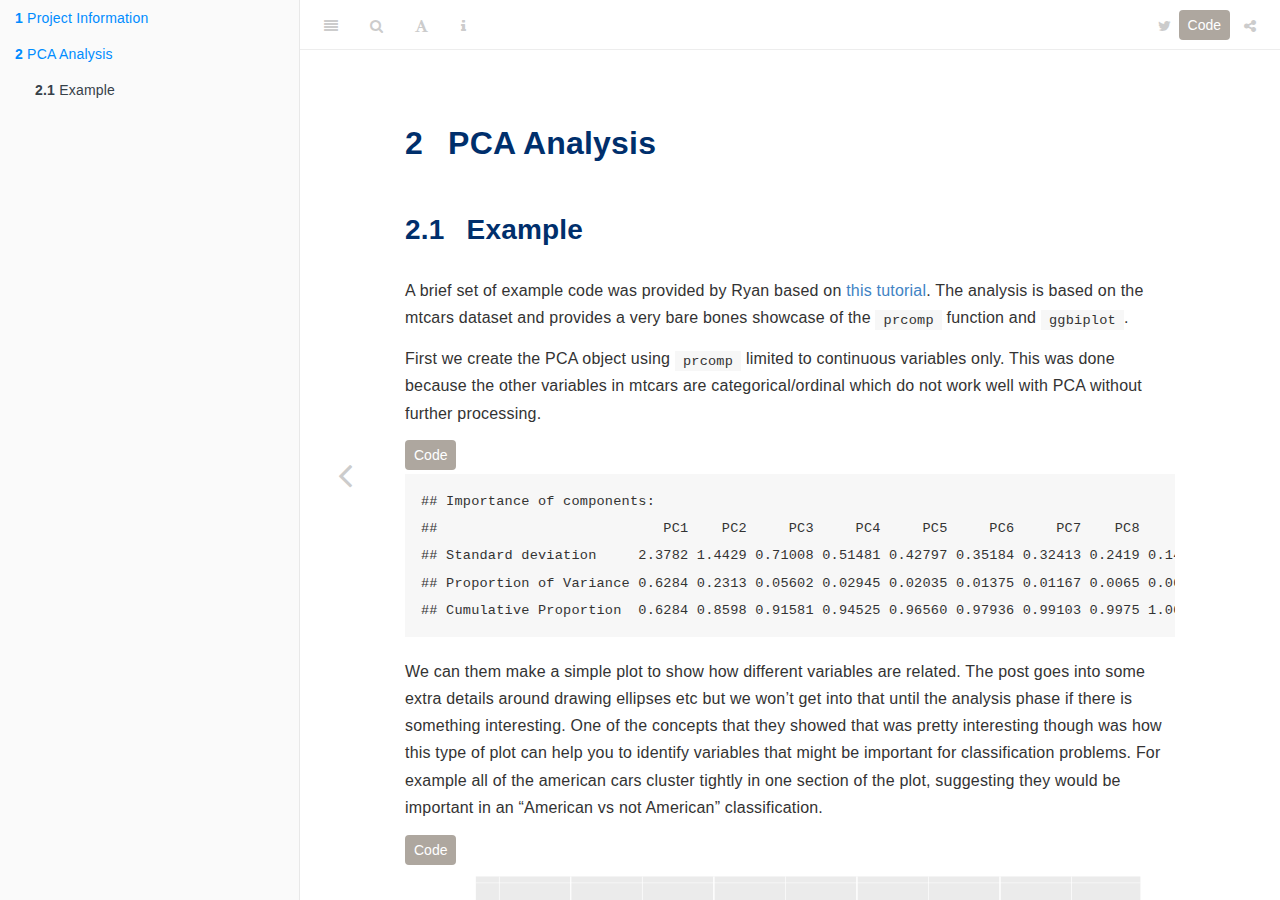
<file: inst/analysis/_book/pca-analysis.html>
<!DOCTYPE html>
<html lang="" xml:lang="">
<head>

  <meta charset="utf-8" />
  <meta http-equiv="X-UA-Compatible" content="IE=edge" />
  <title>2 PCA Analysis | Masters analysis Report</title>
  <meta name="description" content="2 PCA Analysis | Masters analysis Report" />
  <meta name="generator" content="bookdown 0.21.10 and GitBook 2.6.7" />

  <meta property="og:title" content="2 PCA Analysis | Masters analysis Report" />
  <meta property="og:type" content="book" />
  
  
  
  

  <meta name="twitter:card" content="summary" />
  <meta name="twitter:title" content="2 PCA Analysis | Masters analysis Report" />
  
  
  

<meta name="author" content="Tim Disher" />


<meta name="date" content="2021-04-11" />

  <meta name="viewport" content="width=device-width, initial-scale=1" />
  <meta name="apple-mobile-web-app-capable" content="yes" />
  <meta name="apple-mobile-web-app-status-bar-style" content="black" />
  
  
<link rel="prev" href="index.html"/>

<script src="libs/jquery-2.2.3/jquery.min.js"></script>
<link href="libs/gitbook-2.6.7/css/style.css" rel="stylesheet" />
<link href="libs/gitbook-2.6.7/css/plugin-table.css" rel="stylesheet" />
<link href="libs/gitbook-2.6.7/css/plugin-bookdown.css" rel="stylesheet" />
<link href="libs/gitbook-2.6.7/css/plugin-highlight.css" rel="stylesheet" />
<link href="libs/gitbook-2.6.7/css/plugin-search.css" rel="stylesheet" />
<link href="libs/gitbook-2.6.7/css/plugin-fontsettings.css" rel="stylesheet" />
<link href="libs/gitbook-2.6.7/css/plugin-clipboard.css" rel="stylesheet" />









<script src="libs/accessible-code-block-0.0.1/empty-anchor.js"></script>
<link href="libs/anchor-sections-1.0.1/anchor-sections.css" rel="stylesheet" />
<script src="libs/anchor-sections-1.0.1/anchor-sections.js"></script>
<script>
/* ========================================================================
 * Bootstrap: transition.js v3.3.7
 * http://getbootstrap.com/javascript/#transitions
 * ========================================================================
 * Copyright 2011-2016 Twitter, Inc.
 * Licensed under MIT (https://github.com/twbs/bootstrap/blob/master/LICENSE)
 * ======================================================================== */


+function ($) {
  'use strict';

  // CSS TRANSITION SUPPORT (Shoutout: http://www.modernizr.com/)
  // ============================================================

  function transitionEnd() {
    var el = document.createElement('bootstrap')

    var transEndEventNames = {
      WebkitTransition : 'webkitTransitionEnd',
      MozTransition    : 'transitionend',
      OTransition      : 'oTransitionEnd otransitionend',
      transition       : 'transitionend'
    }

    for (var name in transEndEventNames) {
      if (el.style[name] !== undefined) {
        return { end: transEndEventNames[name] }
      }
    }

    return false // explicit for ie8 (  ._.)
  }

  // http://blog.alexmaccaw.com/css-transitions
  $.fn.emulateTransitionEnd = function (duration) {
    var called = false
    var $el = this
    $(this).one('bsTransitionEnd', function () { called = true })
    var callback = function () { if (!called) $($el).trigger($.support.transition.end) }
    setTimeout(callback, duration)
    return this
  }

  $(function () {
    $.support.transition = transitionEnd()

    if (!$.support.transition) return

    $.event.special.bsTransitionEnd = {
      bindType: $.support.transition.end,
      delegateType: $.support.transition.end,
      handle: function (e) {
        if ($(e.target).is(this)) return e.handleObj.handler.apply(this, arguments)
      }
    }
  })

}(jQuery);
</script>
<script>
/* ========================================================================
 * Bootstrap: collapse.js v3.3.7
 * http://getbootstrap.com/javascript/#collapse
 * ========================================================================
 * Copyright 2011-2016 Twitter, Inc.
 * Licensed under MIT (https://github.com/twbs/bootstrap/blob/master/LICENSE)
 * ======================================================================== */

/* jshint latedef: false */

+function ($) {
  'use strict';

  // COLLAPSE PUBLIC CLASS DEFINITION
  // ================================

  var Collapse = function (element, options) {
    this.$element      = $(element)
    this.options       = $.extend({}, Collapse.DEFAULTS, options)
    this.$trigger      = $('[data-toggle="collapse"][href="#' + element.id + '"],' +
                           '[data-toggle="collapse"][data-target="#' + element.id + '"]')
    this.transitioning = null

    if (this.options.parent) {
      this.$parent = this.getParent()
    } else {
      this.addAriaAndCollapsedClass(this.$element, this.$trigger)
    }

    if (this.options.toggle) this.toggle()
  }

  Collapse.VERSION  = '3.3.7'

  Collapse.TRANSITION_DURATION = 350

  Collapse.DEFAULTS = {
    toggle: true
  }

  Collapse.prototype.dimension = function () {
    var hasWidth = this.$element.hasClass('width')
    return hasWidth ? 'width' : 'height'
  }

  Collapse.prototype.show = function () {
    if (this.transitioning || this.$element.hasClass('in')) return

    var activesData
    var actives = this.$parent && this.$parent.children('.panel').children('.in, .collapsing')

    if (actives && actives.length) {
      activesData = actives.data('bs.collapse')
      if (activesData && activesData.transitioning) return
    }

    var startEvent = $.Event('show.bs.collapse')
    this.$element.trigger(startEvent)
    if (startEvent.isDefaultPrevented()) return

    if (actives && actives.length) {
      Plugin.call(actives, 'hide')
      activesData || actives.data('bs.collapse', null)
    }

    var dimension = this.dimension()

    this.$element
      .removeClass('collapse')
      .addClass('collapsing')[dimension](0)
      .attr('aria-expanded', true)

    this.$trigger
      .removeClass('collapsed')
      .attr('aria-expanded', true)

    this.transitioning = 1

    var complete = function () {
      this.$element
        .removeClass('collapsing')
        .addClass('collapse in')[dimension]('')
      this.transitioning = 0
      this.$element
        .trigger('shown.bs.collapse')
    }

    if (!$.support.transition) return complete.call(this)

    var scrollSize = $.camelCase(['scroll', dimension].join('-'))

    this.$element
      .one('bsTransitionEnd', $.proxy(complete, this))
      .emulateTransitionEnd(Collapse.TRANSITION_DURATION)[dimension](this.$element[0][scrollSize])
  }

  Collapse.prototype.hide = function () {
    if (this.transitioning || !this.$element.hasClass('in')) return

    var startEvent = $.Event('hide.bs.collapse')
    this.$element.trigger(startEvent)
    if (startEvent.isDefaultPrevented()) return

    var dimension = this.dimension()

    this.$element[dimension](this.$element[dimension]())[0].offsetHeight

    this.$element
      .addClass('collapsing')
      .removeClass('collapse in')
      .attr('aria-expanded', false)

    this.$trigger
      .addClass('collapsed')
      .attr('aria-expanded', false)

    this.transitioning = 1

    var complete = function () {
      this.transitioning = 0
      this.$element
        .removeClass('collapsing')
        .addClass('collapse')
        .trigger('hidden.bs.collapse')
    }

    if (!$.support.transition) return complete.call(this)

    this.$element
      [dimension](0)
      .one('bsTransitionEnd', $.proxy(complete, this))
      .emulateTransitionEnd(Collapse.TRANSITION_DURATION)
  }

  Collapse.prototype.toggle = function () {
    this[this.$element.hasClass('in') ? 'hide' : 'show']()
  }

  Collapse.prototype.getParent = function () {
    return $(this.options.parent)
      .find('[data-toggle="collapse"][data-parent="' + this.options.parent + '"]')
      .each($.proxy(function (i, element) {
        var $element = $(element)
        this.addAriaAndCollapsedClass(getTargetFromTrigger($element), $element)
      }, this))
      .end()
  }

  Collapse.prototype.addAriaAndCollapsedClass = function ($element, $trigger) {
    var isOpen = $element.hasClass('in')

    $element.attr('aria-expanded', isOpen)
    $trigger
      .toggleClass('collapsed', !isOpen)
      .attr('aria-expanded', isOpen)
  }

  function getTargetFromTrigger($trigger) {
    var href
    var target = $trigger.attr('data-target')
      || (href = $trigger.attr('href')) && href.replace(/.*(?=#[^\s]+$)/, '') // strip for ie7

    return $(target)
  }


  // COLLAPSE PLUGIN DEFINITION
  // ==========================

  function Plugin(option) {
    return this.each(function () {
      var $this   = $(this)
      var data    = $this.data('bs.collapse')
      var options = $.extend({}, Collapse.DEFAULTS, $this.data(), typeof option == 'object' && option)

      if (!data && options.toggle && /show|hide/.test(option)) options.toggle = false
      if (!data) $this.data('bs.collapse', (data = new Collapse(this, options)))
      if (typeof option == 'string') data[option]()
    })
  }

  var old = $.fn.collapse

  $.fn.collapse             = Plugin
  $.fn.collapse.Constructor = Collapse


  // COLLAPSE NO CONFLICT
  // ====================

  $.fn.collapse.noConflict = function () {
    $.fn.collapse = old
    return this
  }


  // COLLAPSE DATA-API
  // =================

  $(document).on('click.bs.collapse.data-api', '[data-toggle="collapse"]', function (e) {
    var $this   = $(this)

    if (!$this.attr('data-target')) e.preventDefault()

    var $target = getTargetFromTrigger($this)
    var data    = $target.data('bs.collapse')
    var option  = data ? 'toggle' : $this.data()

    Plugin.call($target, option)
  })

}(jQuery);
</script>
<script>
window.initializeCodeFolding = function(show) {

  // handlers for show-all and hide all
  $("#rmd-show-all-code").click(function() {
    // close the dropdown menu when an option is clicked
    $("#allCodeButton").dropdown("toggle");
    $('div.r-code-collapse').each(function() {
      $(this).collapse('show');
    });
  });
  $("#rmd-hide-all-code").click(function() {
    // close the dropdown menu when an option is clicked
    $("#allCodeButton").dropdown("toggle");
    $('div.r-code-collapse').each(function() {
      $(this).collapse('hide');
    });
  });

  // index for unique code element ids
  var currentIndex = 1;

  // select all R code blocks
  var rCodeBlocks = $('pre.sourceCode, pre.r, pre.python, pre.bash, pre.sql, pre.cpp, pre.stan');
  rCodeBlocks.each(function() {

    // if code block has been labeled with class `fold-show`, show the code on init!
    var classList = $(this).attr('class').split(/\s+/);
    for (var i = 0; i < classList.length; i++) {
    if (classList[i] === 'fold-show') {
        show = true;
      }
    }

    // create a collapsable div to wrap the code in
    var div = $('<div class="collapse r-code-collapse"></div>');
    if (show)
      div.addClass('in');
    var id = 'rcode-643E0F36' + currentIndex++;
    div.attr('id', id);
    $(this).before(div);
    $(this).detach().appendTo(div);

    // add a show code button right above
    var showCodeText = $('<span>' + (show ? 'Hide' : 'Code') + '</span>');
    var showCodeButton = $('<button type="button" class="btn btn-default btn-xs code-folding-btn pull-right"></button>');
    showCodeButton.append(showCodeText);
    showCodeButton
        .attr('data-toggle', 'collapse')
        .attr('data-target', '#' + id)
        .attr('aria-expanded', show)
        .attr('aria-controls', id);

    var buttonRow = $('<div class="row"></div>');
    var buttonCol = $('<div class="col-md-12"></div>');

    buttonCol.append(showCodeButton);
    buttonRow.append(buttonCol);

    div.before(buttonRow);

    // hack: return show to false, otherwise all next codeBlocks will be shown!
    show = false;

    // update state of button on show/hide
    div.on('hidden.bs.collapse', function () {
      showCodeText.text('Code');
    });
    div.on('show.bs.collapse', function () {
      showCodeText.text('Hide');
    });
  });

}
</script>
<script>
/* ========================================================================
 * Bootstrap: dropdown.js v3.3.7
 * http://getbootstrap.com/javascript/#dropdowns
 * ========================================================================
 * Copyright 2011-2016 Twitter, Inc.
 * Licensed under MIT (https://github.com/twbs/bootstrap/blob/master/LICENSE)
 * ======================================================================== */


+function ($) {
  'use strict';

  // DROPDOWN CLASS DEFINITION
  // =========================

  var backdrop = '.dropdown-backdrop'
  var toggle   = '[data-toggle="dropdown"]'
  var Dropdown = function (element) {
    $(element).on('click.bs.dropdown', this.toggle)
  }

  Dropdown.VERSION = '3.3.7'

  function getParent($this) {
    var selector = $this.attr('data-target')

    if (!selector) {
      selector = $this.attr('href')
      selector = selector && /#[A-Za-z]/.test(selector) && selector.replace(/.*(?=#[^\s]*$)/, '') // strip for ie7
    }

    var $parent = selector && $(selector)

    return $parent && $parent.length ? $parent : $this.parent()
  }

  function clearMenus(e) {
    if (e && e.which === 3) return
    $(backdrop).remove()
    $(toggle).each(function () {
      var $this         = $(this)
      var $parent       = getParent($this)
      var relatedTarget = { relatedTarget: this }

      if (!$parent.hasClass('open')) return

      if (e && e.type == 'click' && /input|textarea/i.test(e.target.tagName) && $.contains($parent[0], e.target)) return

      $parent.trigger(e = $.Event('hide.bs.dropdown', relatedTarget))

      if (e.isDefaultPrevented()) return

      $this.attr('aria-expanded', 'false')
      $parent.removeClass('open').trigger($.Event('hidden.bs.dropdown', relatedTarget))
    })
  }

  Dropdown.prototype.toggle = function (e) {
    var $this = $(this)

    if ($this.is('.disabled, :disabled')) return

    var $parent  = getParent($this)
    var isActive = $parent.hasClass('open')

    clearMenus()

    if (!isActive) {
      if ('ontouchstart' in document.documentElement && !$parent.closest('.navbar-nav').length) {
        // if mobile we use a backdrop because click events don't delegate
        $(document.createElement('div'))
          .addClass('dropdown-backdrop')
          .insertAfter($(this))
          .on('click', clearMenus)
      }

      var relatedTarget = { relatedTarget: this }
      $parent.trigger(e = $.Event('show.bs.dropdown', relatedTarget))

      if (e.isDefaultPrevented()) return

      $this
        .trigger('focus')
        .attr('aria-expanded', 'true')

      $parent
        .toggleClass('open')
        .trigger($.Event('shown.bs.dropdown', relatedTarget))
    }

    return false
  }

  Dropdown.prototype.keydown = function (e) {
    if (!/(38|40|27|32)/.test(e.which) || /input|textarea/i.test(e.target.tagName)) return

    var $this = $(this)

    e.preventDefault()
    e.stopPropagation()

    if ($this.is('.disabled, :disabled')) return

    var $parent  = getParent($this)
    var isActive = $parent.hasClass('open')

    if (!isActive && e.which != 27 || isActive && e.which == 27) {
      if (e.which == 27) $parent.find(toggle).trigger('focus')
      return $this.trigger('click')
    }

    var desc = ' li:not(.disabled):visible a'
    var $items = $parent.find('.dropdown-menu' + desc)

    if (!$items.length) return

    var index = $items.index(e.target)

    if (e.which == 38 && index > 0)                 index--         // up
    if (e.which == 40 && index < $items.length - 1) index++         // down
    if (!~index)                                    index = 0

    $items.eq(index).trigger('focus')
  }


  // DROPDOWN PLUGIN DEFINITION
  // ==========================

  function Plugin(option) {
    return this.each(function () {
      var $this = $(this)
      var data  = $this.data('bs.dropdown')

      if (!data) $this.data('bs.dropdown', (data = new Dropdown(this)))
      if (typeof option == 'string') data[option].call($this)
    })
  }

  var old = $.fn.dropdown

  $.fn.dropdown             = Plugin
  $.fn.dropdown.Constructor = Dropdown


  // DROPDOWN NO CONFLICT
  // ====================

  $.fn.dropdown.noConflict = function () {
    $.fn.dropdown = old
    return this
  }


  // APPLY TO STANDARD DROPDOWN ELEMENTS
  // ===================================

  $(document)
    .on('click.bs.dropdown.data-api', clearMenus)
    .on('click.bs.dropdown.data-api', '.dropdown form', function (e) { e.stopPropagation() })
    .on('click.bs.dropdown.data-api', toggle, Dropdown.prototype.toggle)
    .on('keydown.bs.dropdown.data-api', toggle, Dropdown.prototype.keydown)
    .on('keydown.bs.dropdown.data-api', '.dropdown-menu', Dropdown.prototype.keydown)

}(jQuery);
</script>
<style type="text/css">
.code-folding-btn {
  margin-bottom: 4px;
}

.row { display: flex; }
.collapse { display: none; }
.in { display:block }
.pull-right > .dropdown-menu {
    right: 0;
    left: auto;
}

.dropdown-menu {
    position: absolute;
    top: 100%;
    left: 0;
    z-index: 1000;
    display: none;
    float: left;
    min-width: 160px;
    padding: 5px 0;
    margin: 2px 0 0;
    font-size: 14px;
    text-align: left;
    list-style: none;
    background-color: #fff;
    -webkit-background-clip: padding-box;
    background-clip: padding-box;
    border: 1px solid #ccc;
    border: 1px solid rgba(0,0,0,.15);
    border-radius: 4px;
    -webkit-box-shadow: 0 6px 12px rgba(0,0,0,.175);
    box-shadow: 0 6px 12px rgba(0,0,0,.175);
}

.open > .dropdown-menu {
    display: block;
    color: #ffffff;
    background-color: #ffffff;
    background-image: none;
    border-color: #92897e;
}

.dropdown-menu > li > a {
  display: block;
  padding: 3px 20px;
  clear: both;
  font-weight: 400;
  line-height: 1.42857143;
  color: #000000;
  white-space: nowrap;
}

.dropdown-menu > li > a:hover,
.dropdown-menu > li > a:focus {
  color: #ffffff;
  text-decoration: none;
  background-color: #e95420;
}

.dropdown-menu > .active > a,
.dropdown-menu > .active > a:hover,
.dropdown-menu > .active > a:focus {
  color: #ffffff;
  text-decoration: none;
  background-color: #e95420;
  outline: 0;
}
.dropdown-menu > .disabled > a,
.dropdown-menu > .disabled > a:hover,
.dropdown-menu > .disabled > a:focus {
  color: #aea79f;
}

.dropdown-menu > .disabled > a:hover,
.dropdown-menu > .disabled > a:focus {
  text-decoration: none;
  cursor: not-allowed;
  background-color: transparent;
  background-image: none;
  filter: progid:DXImageTransform.Microsoft.gradient(enabled = false);
}

.btn {
  display: inline-block;
  margin-bottom: 1;
  font-weight: normal;
  text-align: center;
  white-space: nowrap;
  vertical-align: middle;
  -ms-touch-action: manipulation;
      touch-action: manipulation;
  cursor: pointer;
  background-image: none;
  border: 1px solid transparent;
  padding: 4px 8px;
  font-size: 14px;
  line-height: 1.42857143;
  border-radius: 4px;
  -webkit-user-select: none;
  -moz-user-select: none;
  -ms-user-select: none;
  user-select: none;
}

.btn:focus,
.btn:active:focus,
.btn.active:focus,
.btn.focus,
.btn:active.focus,
.btn.active.focus {
  outline: 5px auto -webkit-focus-ring-color;
  outline-offset: -2px;
}
.btn:hover,
.btn:focus,
.btn.focus {
  color: #ffffff;
  text-decoration: none;
}
.btn:active,
.btn.active {
  background-image: none;
  outline: 0;
  box-shadow: inset 0 3px 5px rgba(0, 0, 0, 0.125);
}
.btn.disabled,
.btn[disabled],
fieldset[disabled] .btn {
  cursor: not-allowed;
  filter: alpha(opacity=65);
  opacity: 0.65;
  box-shadow: none;
}
a.btn.disabled,
fieldset[disabled] a.btn {
  pointer-events: none;
}
.btn-default {
  color: #ffffff;
  background-color: #aea79f; #important
  border-color: #aea79f;
}

.btn-default:focus,
.btn-default.focus {
  color: #ffffff;
  background-color: #978e83;
  border-color: #6f675e;
}

.btn-default:hover {
  color: #ffffff;
  background-color: #978e83;
  border-color: #92897e;
}
.btn-default:active,
.btn-default.active,
.btn-group > .btn:not(:first-child):not(:last-child):not(.dropdown-toggle) {
  border-radius: 0;
}
.btn-group > .btn:first-child {
  margin-left: 0;
}
.btn-group > .btn:first-child:not(:last-child):not(.dropdown-toggle) {
  border-top-right-radius: 0;
  border-bottom-right-radius: 0;
}
.btn-group > .btn:last-child:not(:first-child),
.btn-group > .dropdown-toggle:not(:first-child) {
  border-top-left-radius: 0;
  border-bottom-left-radius: 0;
}
.btn-group > .btn-group {
  float: left;
}
.btn-group > .btn-group:not(:first-child):not(:last-child) > .btn {
  border-radius: 0;
}
.btn-group > .btn-group:first-child:not(:last-child) > .btn:last-child,
.btn-group > .btn-group:first-child:not(:last-child) > .dropdown-toggle {
  border-top-right-radius: 0;
  border-bottom-right-radius: 0;
}
.btn-group > .btn-group:last-child:not(:first-child) > .btn:first-child {
  border-top-left-radius: 0;
  border-bottom-left-radius: 0;
}
.btn-group .dropdown-toggle:active,
.btn-group.open .dropdown-toggle {
  outline: 0;
}
.btn-group > .btn + .dropdown-toggle {
  padding-right: 8px;
  padding-left: 8px;
}
.btn-group > .btn-lg + .dropdown-toggle {
  padding-right: 12px;
  padding-left: 12px;
}
.btn-group.open .dropdown-toggle {
  box-shadow: inset 0 3px 5px rgba(0, 0, 0, 0.125);
}
.btn-group.open .dropdown-toggle.btn-link {
  box-shadow: none;
}

</style>
<script>
var str = '<div class="btn-group pull-right" style="position: fixed; right: 50px; top: 10px; z-index: 200"><button type="button" class="btn btn-default btn-xs dropdown-toggle" id="allCodeButton" data-toggle="dropdown" aria-haspopup="true" aria-expanded="true" data-_extension-text-contrast=""><span>Code</span> <span class="caret"></span></button><ul class="dropdown-menu" style="min-width: 50px;"><li><a id="rmd-show-all-code" href="#">Show All Code</a></li><li><a id="rmd-hide-all-code" href="#">Hide All Code</a></li></ul></div>';
document.write(str);
</script>
<script>
$(document).ready(function () {
  window.initializeCodeFolding("show" === "hide");
});
</script>


<style type="text/css">
code.sourceCode > span { display: inline-block; line-height: 1.25; }
code.sourceCode > span { color: inherit; text-decoration: inherit; }
code.sourceCode > span:empty { height: 1.2em; }
.sourceCode { overflow: visible; }
code.sourceCode { white-space: pre; position: relative; }
pre.sourceCode { margin: 0; }
@media screen {
div.sourceCode { overflow: auto; }
}
@media print {
code.sourceCode { white-space: pre-wrap; }
code.sourceCode > span { text-indent: -5em; padding-left: 5em; }
}
pre.numberSource code
  { counter-reset: source-line 0; }
pre.numberSource code > span
  { position: relative; left: -4em; counter-increment: source-line; }
pre.numberSource code > span > a:first-child::before
  { content: counter(source-line);
    position: relative; left: -1em; text-align: right; vertical-align: baseline;
    border: none; display: inline-block;
    -webkit-touch-callout: none; -webkit-user-select: none;
    -khtml-user-select: none; -moz-user-select: none;
    -ms-user-select: none; user-select: none;
    padding: 0 4px; width: 4em;
    color: #aaaaaa;
  }
pre.numberSource { margin-left: 3em; border-left: 1px solid #aaaaaa;  padding-left: 4px; }
div.sourceCode
  {   }
@media screen {
code.sourceCode > span > a:first-child::before { text-decoration: underline; }
}
code span.al { color: #ff0000; font-weight: bold; } /* Alert */
code span.an { color: #60a0b0; font-weight: bold; font-style: italic; } /* Annotation */
code span.at { color: #7d9029; } /* Attribute */
code span.bn { color: #40a070; } /* BaseN */
code span.bu { } /* BuiltIn */
code span.cf { color: #007020; font-weight: bold; } /* ControlFlow */
code span.ch { color: #4070a0; } /* Char */
code span.cn { color: #880000; } /* Constant */
code span.co { color: #60a0b0; font-style: italic; } /* Comment */
code span.cv { color: #60a0b0; font-weight: bold; font-style: italic; } /* CommentVar */
code span.do { color: #ba2121; font-style: italic; } /* Documentation */
code span.dt { color: #902000; } /* DataType */
code span.dv { color: #40a070; } /* DecVal */
code span.er { color: #ff0000; font-weight: bold; } /* Error */
code span.ex { } /* Extension */
code span.fl { color: #40a070; } /* Float */
code span.fu { color: #06287e; } /* Function */
code span.im { } /* Import */
code span.in { color: #60a0b0; font-weight: bold; font-style: italic; } /* Information */
code span.kw { color: #007020; font-weight: bold; } /* Keyword */
code span.op { color: #666666; } /* Operator */
code span.ot { color: #007020; } /* Other */
code span.pp { color: #bc7a00; } /* Preprocessor */
code span.sc { color: #4070a0; } /* SpecialChar */
code span.ss { color: #bb6688; } /* SpecialString */
code span.st { color: #4070a0; } /* String */
code span.va { color: #19177c; } /* Variable */
code span.vs { color: #4070a0; } /* VerbatimString */
code span.wa { color: #60a0b0; font-weight: bold; font-style: italic; } /* Warning */
</style>


<link rel="stylesheet" href="style.css" type="text/css" />
</head>

<body>



  <div class="book without-animation with-summary font-size-2 font-family-1" data-basepath=".">

    <div class="book-summary">
      <nav role="navigation">

<ul class="summary">
<li class="chapter" data-level="1" data-path="index.html"><a href="index.html"><i class="fa fa-check"></i><b>1</b> Project Information</a></li>
<li class="chapter" data-level="2" data-path="pca-analysis.html"><a href="pca-analysis.html"><i class="fa fa-check"></i><b>2</b> PCA Analysis</a><ul>
<li class="chapter" data-level="2.1" data-path="pca-analysis.html"><a href="pca-analysis.html#example"><i class="fa fa-check"></i><b>2.1</b> Example</a></li>
</ul></li>
</ul>

      </nav>
    </div>

    <div class="book-body">
      <div class="body-inner">
        <div class="book-header" role="navigation">
          <h1>
            <i class="fa fa-circle-o-notch fa-spin"></i><a href="./">Masters analysis Report</a>
          </h1>
        </div>

        <div class="page-wrapper" tabindex="-1" role="main">
          <div class="page-inner">

            <section class="normal" id="section-">
<div id="pca-analysis" class="section level1">
<h1><span class="header-section-number">2</span> PCA Analysis</h1>
<div id="example" class="section level2">
<h2><span class="header-section-number">2.1</span> Example</h2>
<p>A brief set of example code was provided by Ryan based on <a href="https://www.datacamp.com/community/tutorials/pca-analysis-r">this tutorial</a>. The analysis is based on the mtcars dataset and provides a very bare bones
showcase of the <code>prcomp</code> function and <code>ggbiplot</code>.</p>
<p>First we create the PCA object using <code>prcomp</code> limited to continuous variables only.
This was done because the other variables in mtcars are categorical/ordinal which
do not work well with PCA without further processing.</p>
<div class="sourceCode" id="cb1"><pre class="sourceCode r"><code class="sourceCode r"><span id="cb1-1"><a href="pca-analysis.html#cb1-1"></a>mtcars.pca &lt;-<span class="st"> </span><span class="kw">prcomp</span>(mtcars[,<span class="kw">c</span>(<span class="dv">1</span><span class="op">:</span><span class="dv">7</span>,<span class="dv">10</span>,<span class="dv">11</span>)], <span class="dt">center =</span> <span class="ot">TRUE</span>, <span class="dt">scale. =</span> <span class="ot">TRUE</span>)</span>
<span id="cb1-2"><a href="pca-analysis.html#cb1-2"></a></span>
<span id="cb1-3"><a href="pca-analysis.html#cb1-3"></a><span class="kw">summary</span>(mtcars.pca)</span></code></pre></div>
<pre><code>## Importance of components:
##                           PC1    PC2     PC3     PC4     PC5     PC6     PC7    PC8     PC9
## Standard deviation     2.3782 1.4429 0.71008 0.51481 0.42797 0.35184 0.32413 0.2419 0.14896
## Proportion of Variance 0.6284 0.2313 0.05602 0.02945 0.02035 0.01375 0.01167 0.0065 0.00247
## Cumulative Proportion  0.6284 0.8598 0.91581 0.94525 0.96560 0.97936 0.99103 0.9975 1.00000</code></pre>
<p>We can them make a simple plot to show how different variables are related. The
post goes into some extra details around drawing ellipses etc but we won’t get
into that until the analysis phase if there is something interesting. One
of the concepts that they showed that was pretty interesting though was how this
type of plot can help you to identify variables that might be important for
classification problems. For example all of the american cars cluster tightly
in one section of the plot, suggesting they would be important in an “American vs
not American” classification.</p>
<div class="sourceCode" id="cb3"><pre class="sourceCode r"><code class="sourceCode r"><span id="cb3-1"><a href="pca-analysis.html#cb3-1"></a><span class="kw">ggbiplot</span>(mtcars.pca,<span class="dt">ellipse=</span><span class="ot">TRUE</span>,<span class="dt">choices=</span><span class="kw">c</span>(<span class="dv">3</span>,<span class="dv">4</span>),   <span class="dt">labels=</span><span class="kw">rownames</span>(mtcars))</span></code></pre></div>
<p><img src="_main_files/figure-html/unnamed-chunk-2-1.svg" width="768" /></p>

</div>
</div>
            </section>

          </div>
        </div>
      </div>
<a href="index.html" class="navigation navigation-prev navigation-unique" aria-label="Previous page"><i class="fa fa-angle-left"></i></a>

    </div>
  </div>
<script src="libs/gitbook-2.6.7/js/app.min.js"></script>
<script src="libs/gitbook-2.6.7/js/lunr.js"></script>
<script src="libs/gitbook-2.6.7/js/clipboard.min.js"></script>
<script src="libs/gitbook-2.6.7/js/plugin-search.js"></script>
<script src="libs/gitbook-2.6.7/js/plugin-sharing.js"></script>
<script src="libs/gitbook-2.6.7/js/plugin-fontsettings.js"></script>
<script src="libs/gitbook-2.6.7/js/plugin-bookdown.js"></script>
<script src="libs/gitbook-2.6.7/js/jquery.highlight.js"></script>
<script src="libs/gitbook-2.6.7/js/plugin-clipboard.js"></script>
<script>
gitbook.require(["gitbook"], function(gitbook) {
gitbook.start({
"sharing": {
"github": false,
"facebook": true,
"twitter": true,
"linkedin": false,
"weibo": false,
"instapaper": false,
"vk": false,
"whatsapp": false,
"all": ["facebook", "twitter", "linkedin", "weibo", "instapaper"]
},
"fontsettings": {
"theme": "white",
"family": "sans",
"size": 2
},
"edit": {
"link": null,
"text": null
},
"history": {
"link": null,
"text": null
},
"view": {
"link": null,
"text": null
},
"download": null,
"toc": {
"collapse": "subsection"
}
});
});
</script>

</body>

</html>
</file>
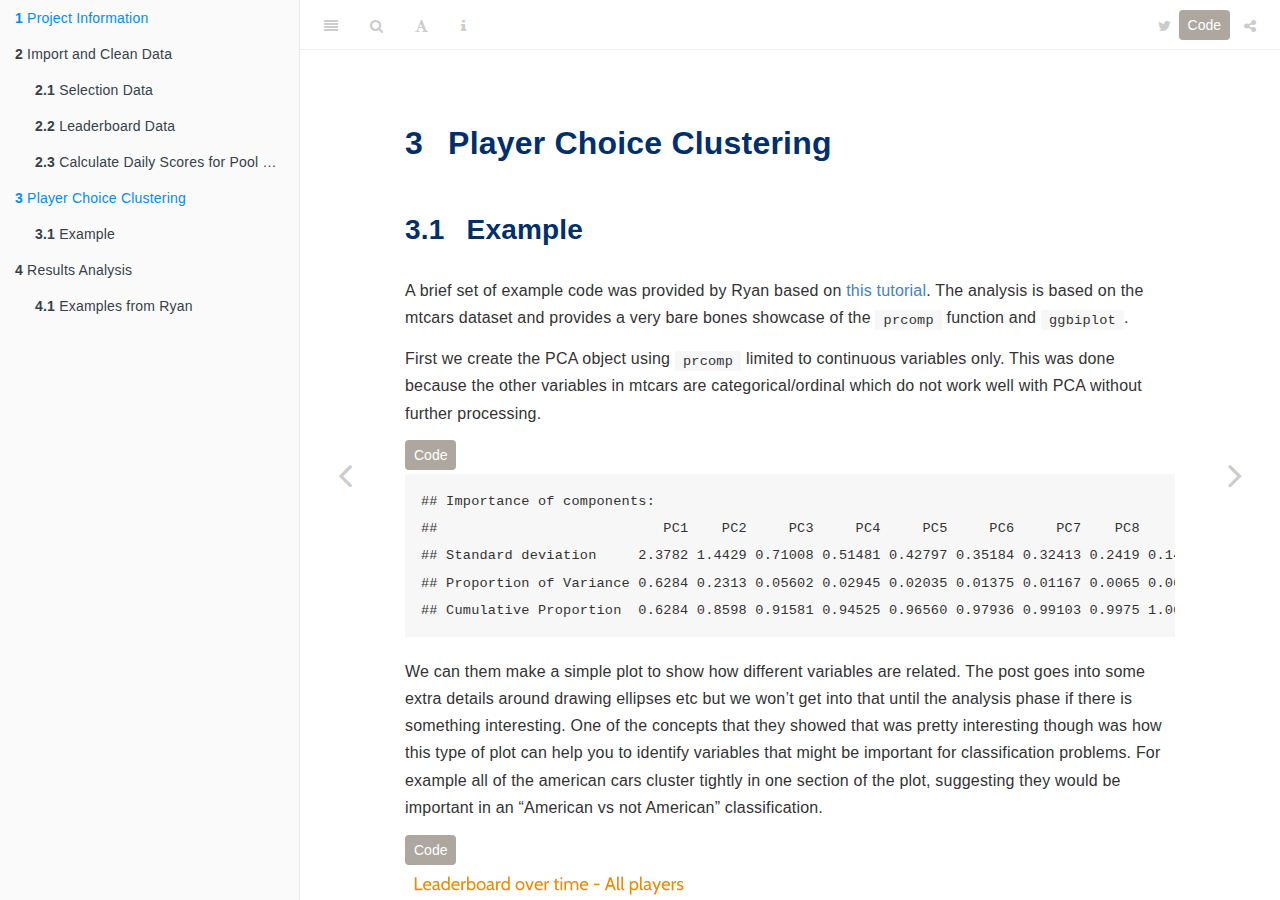
<file: inst/analysis/_book/player-choice-clustering.html>
<!DOCTYPE html>
<html lang="" xml:lang="">
<head>

  <meta charset="utf-8" />
  <meta http-equiv="X-UA-Compatible" content="IE=edge" />
  <title>3 Player Choice Clustering | Masters analysis Report</title>
  <meta name="description" content="3 Player Choice Clustering | Masters analysis Report" />
  <meta name="generator" content="bookdown 0.21.10 and GitBook 2.6.7" />

  <meta property="og:title" content="3 Player Choice Clustering | Masters analysis Report" />
  <meta property="og:type" content="book" />
  
  
  
  

  <meta name="twitter:card" content="summary" />
  <meta name="twitter:title" content="3 Player Choice Clustering | Masters analysis Report" />
  
  
  

<meta name="author" content="Tim Disher" />


<meta name="date" content="2021-04-12" />

  <meta name="viewport" content="width=device-width, initial-scale=1" />
  <meta name="apple-mobile-web-app-capable" content="yes" />
  <meta name="apple-mobile-web-app-status-bar-style" content="black" />
  
  
<link rel="prev" href="import-and-clean-data.html"/>
<link rel="next" href="results-analysis.html"/>
<script src="libs/jquery-3.5.1/jquery.min.js"></script>
<link href="libs/gitbook-2.6.7/css/style.css" rel="stylesheet" />
<link href="libs/gitbook-2.6.7/css/plugin-table.css" rel="stylesheet" />
<link href="libs/gitbook-2.6.7/css/plugin-bookdown.css" rel="stylesheet" />
<link href="libs/gitbook-2.6.7/css/plugin-highlight.css" rel="stylesheet" />
<link href="libs/gitbook-2.6.7/css/plugin-search.css" rel="stylesheet" />
<link href="libs/gitbook-2.6.7/css/plugin-fontsettings.css" rel="stylesheet" />
<link href="libs/gitbook-2.6.7/css/plugin-clipboard.css" rel="stylesheet" />









<script src="libs/accessible-code-block-0.0.1/empty-anchor.js"></script>
<link href="libs/anchor-sections-1.0.1/anchor-sections.css" rel="stylesheet" />
<script src="libs/anchor-sections-1.0.1/anchor-sections.js"></script>
<script src="libs/htmlwidgets-1.5.3/htmlwidgets.js"></script>
<link href="libs/datatables-css-0.0.0/datatables-crosstalk.css" rel="stylesheet" />
<script src="libs/datatables-binding-0.17/datatables.js"></script>
<link href="libs/dt-core-1.10.20/css/jquery.dataTables.min.css" rel="stylesheet" />
<link href="libs/dt-core-1.10.20/css/jquery.dataTables.extra.css" rel="stylesheet" />
<script src="libs/dt-core-1.10.20/js/jquery.dataTables.min.js"></script>
<link href="libs/crosstalk-1.1.1/css/crosstalk.css" rel="stylesheet" />
<script src="libs/crosstalk-1.1.1/js/crosstalk.min.js"></script>
<script>
/* ========================================================================
 * Bootstrap: transition.js v3.3.7
 * http://getbootstrap.com/javascript/#transitions
 * ========================================================================
 * Copyright 2011-2016 Twitter, Inc.
 * Licensed under MIT (https://github.com/twbs/bootstrap/blob/master/LICENSE)
 * ======================================================================== */


+function ($) {
  'use strict';

  // CSS TRANSITION SUPPORT (Shoutout: http://www.modernizr.com/)
  // ============================================================

  function transitionEnd() {
    var el = document.createElement('bootstrap')

    var transEndEventNames = {
      WebkitTransition : 'webkitTransitionEnd',
      MozTransition    : 'transitionend',
      OTransition      : 'oTransitionEnd otransitionend',
      transition       : 'transitionend'
    }

    for (var name in transEndEventNames) {
      if (el.style[name] !== undefined) {
        return { end: transEndEventNames[name] }
      }
    }

    return false // explicit for ie8 (  ._.)
  }

  // http://blog.alexmaccaw.com/css-transitions
  $.fn.emulateTransitionEnd = function (duration) {
    var called = false
    var $el = this
    $(this).one('bsTransitionEnd', function () { called = true })
    var callback = function () { if (!called) $($el).trigger($.support.transition.end) }
    setTimeout(callback, duration)
    return this
  }

  $(function () {
    $.support.transition = transitionEnd()

    if (!$.support.transition) return

    $.event.special.bsTransitionEnd = {
      bindType: $.support.transition.end,
      delegateType: $.support.transition.end,
      handle: function (e) {
        if ($(e.target).is(this)) return e.handleObj.handler.apply(this, arguments)
      }
    }
  })

}(jQuery);
</script>
<script>
/* ========================================================================
 * Bootstrap: collapse.js v3.3.7
 * http://getbootstrap.com/javascript/#collapse
 * ========================================================================
 * Copyright 2011-2016 Twitter, Inc.
 * Licensed under MIT (https://github.com/twbs/bootstrap/blob/master/LICENSE)
 * ======================================================================== */

/* jshint latedef: false */

+function ($) {
  'use strict';

  // COLLAPSE PUBLIC CLASS DEFINITION
  // ================================

  var Collapse = function (element, options) {
    this.$element      = $(element)
    this.options       = $.extend({}, Collapse.DEFAULTS, options)
    this.$trigger      = $('[data-toggle="collapse"][href="#' + element.id + '"],' +
                           '[data-toggle="collapse"][data-target="#' + element.id + '"]')
    this.transitioning = null

    if (this.options.parent) {
      this.$parent = this.getParent()
    } else {
      this.addAriaAndCollapsedClass(this.$element, this.$trigger)
    }

    if (this.options.toggle) this.toggle()
  }

  Collapse.VERSION  = '3.3.7'

  Collapse.TRANSITION_DURATION = 350

  Collapse.DEFAULTS = {
    toggle: true
  }

  Collapse.prototype.dimension = function () {
    var hasWidth = this.$element.hasClass('width')
    return hasWidth ? 'width' : 'height'
  }

  Collapse.prototype.show = function () {
    if (this.transitioning || this.$element.hasClass('in')) return

    var activesData
    var actives = this.$parent && this.$parent.children('.panel').children('.in, .collapsing')

    if (actives && actives.length) {
      activesData = actives.data('bs.collapse')
      if (activesData && activesData.transitioning) return
    }

    var startEvent = $.Event('show.bs.collapse')
    this.$element.trigger(startEvent)
    if (startEvent.isDefaultPrevented()) return

    if (actives && actives.length) {
      Plugin.call(actives, 'hide')
      activesData || actives.data('bs.collapse', null)
    }

    var dimension = this.dimension()

    this.$element
      .removeClass('collapse')
      .addClass('collapsing')[dimension](0)
      .attr('aria-expanded', true)

    this.$trigger
      .removeClass('collapsed')
      .attr('aria-expanded', true)

    this.transitioning = 1

    var complete = function () {
      this.$element
        .removeClass('collapsing')
        .addClass('collapse in')[dimension]('')
      this.transitioning = 0
      this.$element
        .trigger('shown.bs.collapse')
    }

    if (!$.support.transition) return complete.call(this)

    var scrollSize = $.camelCase(['scroll', dimension].join('-'))

    this.$element
      .one('bsTransitionEnd', $.proxy(complete, this))
      .emulateTransitionEnd(Collapse.TRANSITION_DURATION)[dimension](this.$element[0][scrollSize])
  }

  Collapse.prototype.hide = function () {
    if (this.transitioning || !this.$element.hasClass('in')) return

    var startEvent = $.Event('hide.bs.collapse')
    this.$element.trigger(startEvent)
    if (startEvent.isDefaultPrevented()) return

    var dimension = this.dimension()

    this.$element[dimension](this.$element[dimension]())[0].offsetHeight

    this.$element
      .addClass('collapsing')
      .removeClass('collapse in')
      .attr('aria-expanded', false)

    this.$trigger
      .addClass('collapsed')
      .attr('aria-expanded', false)

    this.transitioning = 1

    var complete = function () {
      this.transitioning = 0
      this.$element
        .removeClass('collapsing')
        .addClass('collapse')
        .trigger('hidden.bs.collapse')
    }

    if (!$.support.transition) return complete.call(this)

    this.$element
      [dimension](0)
      .one('bsTransitionEnd', $.proxy(complete, this))
      .emulateTransitionEnd(Collapse.TRANSITION_DURATION)
  }

  Collapse.prototype.toggle = function () {
    this[this.$element.hasClass('in') ? 'hide' : 'show']()
  }

  Collapse.prototype.getParent = function () {
    return $(this.options.parent)
      .find('[data-toggle="collapse"][data-parent="' + this.options.parent + '"]')
      .each($.proxy(function (i, element) {
        var $element = $(element)
        this.addAriaAndCollapsedClass(getTargetFromTrigger($element), $element)
      }, this))
      .end()
  }

  Collapse.prototype.addAriaAndCollapsedClass = function ($element, $trigger) {
    var isOpen = $element.hasClass('in')

    $element.attr('aria-expanded', isOpen)
    $trigger
      .toggleClass('collapsed', !isOpen)
      .attr('aria-expanded', isOpen)
  }

  function getTargetFromTrigger($trigger) {
    var href
    var target = $trigger.attr('data-target')
      || (href = $trigger.attr('href')) && href.replace(/.*(?=#[^\s]+$)/, '') // strip for ie7

    return $(target)
  }


  // COLLAPSE PLUGIN DEFINITION
  // ==========================

  function Plugin(option) {
    return this.each(function () {
      var $this   = $(this)
      var data    = $this.data('bs.collapse')
      var options = $.extend({}, Collapse.DEFAULTS, $this.data(), typeof option == 'object' && option)

      if (!data && options.toggle && /show|hide/.test(option)) options.toggle = false
      if (!data) $this.data('bs.collapse', (data = new Collapse(this, options)))
      if (typeof option == 'string') data[option]()
    })
  }

  var old = $.fn.collapse

  $.fn.collapse             = Plugin
  $.fn.collapse.Constructor = Collapse


  // COLLAPSE NO CONFLICT
  // ====================

  $.fn.collapse.noConflict = function () {
    $.fn.collapse = old
    return this
  }


  // COLLAPSE DATA-API
  // =================

  $(document).on('click.bs.collapse.data-api', '[data-toggle="collapse"]', function (e) {
    var $this   = $(this)

    if (!$this.attr('data-target')) e.preventDefault()

    var $target = getTargetFromTrigger($this)
    var data    = $target.data('bs.collapse')
    var option  = data ? 'toggle' : $this.data()

    Plugin.call($target, option)
  })

}(jQuery);
</script>
<script>
window.initializeCodeFolding = function(show) {

  // handlers for show-all and hide all
  $("#rmd-show-all-code").click(function() {
    // close the dropdown menu when an option is clicked
    $("#allCodeButton").dropdown("toggle");
    $('div.r-code-collapse').each(function() {
      $(this).collapse('show');
    });
  });
  $("#rmd-hide-all-code").click(function() {
    // close the dropdown menu when an option is clicked
    $("#allCodeButton").dropdown("toggle");
    $('div.r-code-collapse').each(function() {
      $(this).collapse('hide');
    });
  });

  // index for unique code element ids
  var currentIndex = 1;

  // select all R code blocks
  var rCodeBlocks = $('pre.sourceCode, pre.r, pre.python, pre.bash, pre.sql, pre.cpp, pre.stan');
  rCodeBlocks.each(function() {

    // if code block has been labeled with class `fold-show`, show the code on init!
    var classList = $(this).attr('class').split(/\s+/);
    for (var i = 0; i < classList.length; i++) {
    if (classList[i] === 'fold-show') {
        show = true;
      }
    }

    // create a collapsable div to wrap the code in
    var div = $('<div class="collapse r-code-collapse"></div>');
    if (show)
      div.addClass('in');
    var id = 'rcode-643E0F36' + currentIndex++;
    div.attr('id', id);
    $(this).before(div);
    $(this).detach().appendTo(div);

    // add a show code button right above
    var showCodeText = $('<span>' + (show ? 'Hide' : 'Code') + '</span>');
    var showCodeButton = $('<button type="button" class="btn btn-default btn-xs code-folding-btn pull-right"></button>');
    showCodeButton.append(showCodeText);
    showCodeButton
        .attr('data-toggle', 'collapse')
        .attr('data-target', '#' + id)
        .attr('aria-expanded', show)
        .attr('aria-controls', id);

    var buttonRow = $('<div class="row"></div>');
    var buttonCol = $('<div class="col-md-12"></div>');

    buttonCol.append(showCodeButton);
    buttonRow.append(buttonCol);

    div.before(buttonRow);

    // hack: return show to false, otherwise all next codeBlocks will be shown!
    show = false;

    // update state of button on show/hide
    div.on('hidden.bs.collapse', function () {
      showCodeText.text('Code');
    });
    div.on('show.bs.collapse', function () {
      showCodeText.text('Hide');
    });
  });

}
</script>
<script>
/* ========================================================================
 * Bootstrap: dropdown.js v3.3.7
 * http://getbootstrap.com/javascript/#dropdowns
 * ========================================================================
 * Copyright 2011-2016 Twitter, Inc.
 * Licensed under MIT (https://github.com/twbs/bootstrap/blob/master/LICENSE)
 * ======================================================================== */


+function ($) {
  'use strict';

  // DROPDOWN CLASS DEFINITION
  // =========================

  var backdrop = '.dropdown-backdrop'
  var toggle   = '[data-toggle="dropdown"]'
  var Dropdown = function (element) {
    $(element).on('click.bs.dropdown', this.toggle)
  }

  Dropdown.VERSION = '3.3.7'

  function getParent($this) {
    var selector = $this.attr('data-target')

    if (!selector) {
      selector = $this.attr('href')
      selector = selector && /#[A-Za-z]/.test(selector) && selector.replace(/.*(?=#[^\s]*$)/, '') // strip for ie7
    }

    var $parent = selector && $(selector)

    return $parent && $parent.length ? $parent : $this.parent()
  }

  function clearMenus(e) {
    if (e && e.which === 3) return
    $(backdrop).remove()
    $(toggle).each(function () {
      var $this         = $(this)
      var $parent       = getParent($this)
      var relatedTarget = { relatedTarget: this }

      if (!$parent.hasClass('open')) return

      if (e && e.type == 'click' && /input|textarea/i.test(e.target.tagName) && $.contains($parent[0], e.target)) return

      $parent.trigger(e = $.Event('hide.bs.dropdown', relatedTarget))

      if (e.isDefaultPrevented()) return

      $this.attr('aria-expanded', 'false')
      $parent.removeClass('open').trigger($.Event('hidden.bs.dropdown', relatedTarget))
    })
  }

  Dropdown.prototype.toggle = function (e) {
    var $this = $(this)

    if ($this.is('.disabled, :disabled')) return

    var $parent  = getParent($this)
    var isActive = $parent.hasClass('open')

    clearMenus()

    if (!isActive) {
      if ('ontouchstart' in document.documentElement && !$parent.closest('.navbar-nav').length) {
        // if mobile we use a backdrop because click events don't delegate
        $(document.createElement('div'))
          .addClass('dropdown-backdrop')
          .insertAfter($(this))
          .on('click', clearMenus)
      }

      var relatedTarget = { relatedTarget: this }
      $parent.trigger(e = $.Event('show.bs.dropdown', relatedTarget))

      if (e.isDefaultPrevented()) return

      $this
        .trigger('focus')
        .attr('aria-expanded', 'true')

      $parent
        .toggleClass('open')
        .trigger($.Event('shown.bs.dropdown', relatedTarget))
    }

    return false
  }

  Dropdown.prototype.keydown = function (e) {
    if (!/(38|40|27|32)/.test(e.which) || /input|textarea/i.test(e.target.tagName)) return

    var $this = $(this)

    e.preventDefault()
    e.stopPropagation()

    if ($this.is('.disabled, :disabled')) return

    var $parent  = getParent($this)
    var isActive = $parent.hasClass('open')

    if (!isActive && e.which != 27 || isActive && e.which == 27) {
      if (e.which == 27) $parent.find(toggle).trigger('focus')
      return $this.trigger('click')
    }

    var desc = ' li:not(.disabled):visible a'
    var $items = $parent.find('.dropdown-menu' + desc)

    if (!$items.length) return

    var index = $items.index(e.target)

    if (e.which == 38 && index > 0)                 index--         // up
    if (e.which == 40 && index < $items.length - 1) index++         // down
    if (!~index)                                    index = 0

    $items.eq(index).trigger('focus')
  }


  // DROPDOWN PLUGIN DEFINITION
  // ==========================

  function Plugin(option) {
    return this.each(function () {
      var $this = $(this)
      var data  = $this.data('bs.dropdown')

      if (!data) $this.data('bs.dropdown', (data = new Dropdown(this)))
      if (typeof option == 'string') data[option].call($this)
    })
  }

  var old = $.fn.dropdown

  $.fn.dropdown             = Plugin
  $.fn.dropdown.Constructor = Dropdown


  // DROPDOWN NO CONFLICT
  // ====================

  $.fn.dropdown.noConflict = function () {
    $.fn.dropdown = old
    return this
  }


  // APPLY TO STANDARD DROPDOWN ELEMENTS
  // ===================================

  $(document)
    .on('click.bs.dropdown.data-api', clearMenus)
    .on('click.bs.dropdown.data-api', '.dropdown form', function (e) { e.stopPropagation() })
    .on('click.bs.dropdown.data-api', toggle, Dropdown.prototype.toggle)
    .on('keydown.bs.dropdown.data-api', toggle, Dropdown.prototype.keydown)
    .on('keydown.bs.dropdown.data-api', '.dropdown-menu', Dropdown.prototype.keydown)

}(jQuery);
</script>
<style type="text/css">
.code-folding-btn {
  margin-bottom: 4px;
}

.row { display: flex; }
.collapse { display: none; }
.in { display:block }
.pull-right > .dropdown-menu {
    right: 0;
    left: auto;
}

.dropdown-menu {
    position: absolute;
    top: 100%;
    left: 0;
    z-index: 1000;
    display: none;
    float: left;
    min-width: 160px;
    padding: 5px 0;
    margin: 2px 0 0;
    font-size: 14px;
    text-align: left;
    list-style: none;
    background-color: #fff;
    -webkit-background-clip: padding-box;
    background-clip: padding-box;
    border: 1px solid #ccc;
    border: 1px solid rgba(0,0,0,.15);
    border-radius: 4px;
    -webkit-box-shadow: 0 6px 12px rgba(0,0,0,.175);
    box-shadow: 0 6px 12px rgba(0,0,0,.175);
}

.open > .dropdown-menu {
    display: block;
    color: #ffffff;
    background-color: #ffffff;
    background-image: none;
    border-color: #92897e;
}

.dropdown-menu > li > a {
  display: block;
  padding: 3px 20px;
  clear: both;
  font-weight: 400;
  line-height: 1.42857143;
  color: #000000;
  white-space: nowrap;
}

.dropdown-menu > li > a:hover,
.dropdown-menu > li > a:focus {
  color: #ffffff;
  text-decoration: none;
  background-color: #e95420;
}

.dropdown-menu > .active > a,
.dropdown-menu > .active > a:hover,
.dropdown-menu > .active > a:focus {
  color: #ffffff;
  text-decoration: none;
  background-color: #e95420;
  outline: 0;
}
.dropdown-menu > .disabled > a,
.dropdown-menu > .disabled > a:hover,
.dropdown-menu > .disabled > a:focus {
  color: #aea79f;
}

.dropdown-menu > .disabled > a:hover,
.dropdown-menu > .disabled > a:focus {
  text-decoration: none;
  cursor: not-allowed;
  background-color: transparent;
  background-image: none;
  filter: progid:DXImageTransform.Microsoft.gradient(enabled = false);
}

.btn {
  display: inline-block;
  margin-bottom: 1;
  font-weight: normal;
  text-align: center;
  white-space: nowrap;
  vertical-align: middle;
  -ms-touch-action: manipulation;
      touch-action: manipulation;
  cursor: pointer;
  background-image: none;
  border: 1px solid transparent;
  padding: 4px 8px;
  font-size: 14px;
  line-height: 1.42857143;
  border-radius: 4px;
  -webkit-user-select: none;
  -moz-user-select: none;
  -ms-user-select: none;
  user-select: none;
}

.btn:focus,
.btn:active:focus,
.btn.active:focus,
.btn.focus,
.btn:active.focus,
.btn.active.focus {
  outline: 5px auto -webkit-focus-ring-color;
  outline-offset: -2px;
}
.btn:hover,
.btn:focus,
.btn.focus {
  color: #ffffff;
  text-decoration: none;
}
.btn:active,
.btn.active {
  background-image: none;
  outline: 0;
  box-shadow: inset 0 3px 5px rgba(0, 0, 0, 0.125);
}
.btn.disabled,
.btn[disabled],
fieldset[disabled] .btn {
  cursor: not-allowed;
  filter: alpha(opacity=65);
  opacity: 0.65;
  box-shadow: none;
}
a.btn.disabled,
fieldset[disabled] a.btn {
  pointer-events: none;
}
.btn-default {
  color: #ffffff;
  background-color: #aea79f; #important
  border-color: #aea79f;
}

.btn-default:focus,
.btn-default.focus {
  color: #ffffff;
  background-color: #978e83;
  border-color: #6f675e;
}

.btn-default:hover {
  color: #ffffff;
  background-color: #978e83;
  border-color: #92897e;
}
.btn-default:active,
.btn-default.active,
.btn-group > .btn:not(:first-child):not(:last-child):not(.dropdown-toggle) {
  border-radius: 0;
}
.btn-group > .btn:first-child {
  margin-left: 0;
}
.btn-group > .btn:first-child:not(:last-child):not(.dropdown-toggle) {
  border-top-right-radius: 0;
  border-bottom-right-radius: 0;
}
.btn-group > .btn:last-child:not(:first-child),
.btn-group > .dropdown-toggle:not(:first-child) {
  border-top-left-radius: 0;
  border-bottom-left-radius: 0;
}
.btn-group > .btn-group {
  float: left;
}
.btn-group > .btn-group:not(:first-child):not(:last-child) > .btn {
  border-radius: 0;
}
.btn-group > .btn-group:first-child:not(:last-child) > .btn:last-child,
.btn-group > .btn-group:first-child:not(:last-child) > .dropdown-toggle {
  border-top-right-radius: 0;
  border-bottom-right-radius: 0;
}
.btn-group > .btn-group:last-child:not(:first-child) > .btn:first-child {
  border-top-left-radius: 0;
  border-bottom-left-radius: 0;
}
.btn-group .dropdown-toggle:active,
.btn-group.open .dropdown-toggle {
  outline: 0;
}
.btn-group > .btn + .dropdown-toggle {
  padding-right: 8px;
  padding-left: 8px;
}
.btn-group > .btn-lg + .dropdown-toggle {
  padding-right: 12px;
  padding-left: 12px;
}
.btn-group.open .dropdown-toggle {
  box-shadow: inset 0 3px 5px rgba(0, 0, 0, 0.125);
}
.btn-group.open .dropdown-toggle.btn-link {
  box-shadow: none;
}

</style>
<script>
var str = '<div class="btn-group pull-right" style="position: fixed; right: 50px; top: 10px; z-index: 200"><button type="button" class="btn btn-default btn-xs dropdown-toggle" id="allCodeButton" data-toggle="dropdown" aria-haspopup="true" aria-expanded="true" data-_extension-text-contrast=""><span>Code</span> <span class="caret"></span></button><ul class="dropdown-menu" style="min-width: 50px;"><li><a id="rmd-show-all-code" href="#">Show All Code</a></li><li><a id="rmd-hide-all-code" href="#">Hide All Code</a></li></ul></div>';
document.write(str);
</script>
<script>
$(document).ready(function () {
  window.initializeCodeFolding("show" === "hide");
});
</script>


<style type="text/css">
code.sourceCode > span { display: inline-block; line-height: 1.25; }
code.sourceCode > span { color: inherit; text-decoration: inherit; }
code.sourceCode > span:empty { height: 1.2em; }
.sourceCode { overflow: visible; }
code.sourceCode { white-space: pre; position: relative; }
pre.sourceCode { margin: 0; }
@media screen {
div.sourceCode { overflow: auto; }
}
@media print {
code.sourceCode { white-space: pre-wrap; }
code.sourceCode > span { text-indent: -5em; padding-left: 5em; }
}
pre.numberSource code
  { counter-reset: source-line 0; }
pre.numberSource code > span
  { position: relative; left: -4em; counter-increment: source-line; }
pre.numberSource code > span > a:first-child::before
  { content: counter(source-line);
    position: relative; left: -1em; text-align: right; vertical-align: baseline;
    border: none; display: inline-block;
    -webkit-touch-callout: none; -webkit-user-select: none;
    -khtml-user-select: none; -moz-user-select: none;
    -ms-user-select: none; user-select: none;
    padding: 0 4px; width: 4em;
    color: #aaaaaa;
  }
pre.numberSource { margin-left: 3em; border-left: 1px solid #aaaaaa;  padding-left: 4px; }
div.sourceCode
  {   }
@media screen {
code.sourceCode > span > a:first-child::before { text-decoration: underline; }
}
code span.al { color: #ff0000; font-weight: bold; } /* Alert */
code span.an { color: #60a0b0; font-weight: bold; font-style: italic; } /* Annotation */
code span.at { color: #7d9029; } /* Attribute */
code span.bn { color: #40a070; } /* BaseN */
code span.bu { } /* BuiltIn */
code span.cf { color: #007020; font-weight: bold; } /* ControlFlow */
code span.ch { color: #4070a0; } /* Char */
code span.cn { color: #880000; } /* Constant */
code span.co { color: #60a0b0; font-style: italic; } /* Comment */
code span.cv { color: #60a0b0; font-weight: bold; font-style: italic; } /* CommentVar */
code span.do { color: #ba2121; font-style: italic; } /* Documentation */
code span.dt { color: #902000; } /* DataType */
code span.dv { color: #40a070; } /* DecVal */
code span.er { color: #ff0000; font-weight: bold; } /* Error */
code span.ex { } /* Extension */
code span.fl { color: #40a070; } /* Float */
code span.fu { color: #06287e; } /* Function */
code span.im { } /* Import */
code span.in { color: #60a0b0; font-weight: bold; font-style: italic; } /* Information */
code span.kw { color: #007020; font-weight: bold; } /* Keyword */
code span.op { color: #666666; } /* Operator */
code span.ot { color: #007020; } /* Other */
code span.pp { color: #bc7a00; } /* Preprocessor */
code span.sc { color: #4070a0; } /* SpecialChar */
code span.ss { color: #bb6688; } /* SpecialString */
code span.st { color: #4070a0; } /* String */
code span.va { color: #19177c; } /* Variable */
code span.vs { color: #4070a0; } /* VerbatimString */
code span.wa { color: #60a0b0; font-weight: bold; font-style: italic; } /* Warning */
</style>


<link rel="stylesheet" href="style.css" type="text/css" />
</head>

<body>



  <div class="book without-animation with-summary font-size-2 font-family-1" data-basepath=".">

    <div class="book-summary">
      <nav role="navigation">

<ul class="summary">
<li class="chapter" data-level="1" data-path="index.html"><a href="index.html"><i class="fa fa-check"></i><b>1</b> Project Information</a></li>
<li class="chapter" data-level="2" data-path="import-and-clean-data.html"><a href="import-and-clean-data.html"><i class="fa fa-check"></i><b>2</b> Import and Clean Data</a><ul>
<li class="chapter" data-level="2.1" data-path="import-and-clean-data.html"><a href="import-and-clean-data.html#selection-data"><i class="fa fa-check"></i><b>2.1</b> Selection Data</a></li>
<li class="chapter" data-level="2.2" data-path="import-and-clean-data.html"><a href="import-and-clean-data.html#leaderboard-data"><i class="fa fa-check"></i><b>2.2</b> Leaderboard Data</a></li>
<li class="chapter" data-level="2.3" data-path="import-and-clean-data.html"><a href="import-and-clean-data.html#calculate-daily-scores-for-pool-participants"><i class="fa fa-check"></i><b>2.3</b> Calculate Daily Scores for Pool Participants</a></li>
</ul></li>
<li class="chapter" data-level="3" data-path="player-choice-clustering.html"><a href="player-choice-clustering.html"><i class="fa fa-check"></i><b>3</b> Player Choice Clustering</a><ul>
<li class="chapter" data-level="3.1" data-path="player-choice-clustering.html"><a href="player-choice-clustering.html#example"><i class="fa fa-check"></i><b>3.1</b> Example</a></li>
</ul></li>
<li class="chapter" data-level="4" data-path="results-analysis.html"><a href="results-analysis.html"><i class="fa fa-check"></i><b>4</b> Results Analysis</a><ul>
<li class="chapter" data-level="4.1" data-path="results-analysis.html"><a href="results-analysis.html#examples-from-ryan"><i class="fa fa-check"></i><b>4.1</b> Examples from Ryan</a></li>
</ul></li>
</ul>

      </nav>
    </div>

    <div class="book-body">
      <div class="body-inner">
        <div class="book-header" role="navigation">
          <h1>
            <i class="fa fa-circle-o-notch fa-spin"></i><a href="./">Masters analysis Report</a>
          </h1>
        </div>

        <div class="page-wrapper" tabindex="-1" role="main">
          <div class="page-inner">

            <section class="normal" id="section-">
<div id="player-choice-clustering" class="section level1">
<h1><span class="header-section-number">3</span> Player Choice Clustering</h1>
<div id="example" class="section level2">
<h2><span class="header-section-number">3.1</span> Example</h2>
<p>A brief set of example code was provided by Ryan based on <a href="https://www.datacamp.com/community/tutorials/pca-analysis-r">this tutorial</a>. The analysis is based on the mtcars dataset and provides a very bare bones
showcase of the <code>prcomp</code> function and <code>ggbiplot</code>.</p>
<p>First we create the PCA object using <code>prcomp</code> limited to continuous variables only.
This was done because the other variables in mtcars are categorical/ordinal which
do not work well with PCA without further processing.</p>
<div class="sourceCode" id="cb10"><pre class="sourceCode r"><code class="sourceCode r"><span id="cb10-1"><a href="player-choice-clustering.html#cb10-1"></a>mtcars.pca &lt;-<span class="st"> </span><span class="kw">prcomp</span>(mtcars[,<span class="kw">c</span>(<span class="dv">1</span><span class="op">:</span><span class="dv">7</span>,<span class="dv">10</span>,<span class="dv">11</span>)], <span class="dt">center =</span> <span class="ot">TRUE</span>, <span class="dt">scale. =</span> <span class="ot">TRUE</span>)</span>
<span id="cb10-2"><a href="player-choice-clustering.html#cb10-2"></a></span>
<span id="cb10-3"><a href="player-choice-clustering.html#cb10-3"></a><span class="kw">summary</span>(mtcars.pca)</span></code></pre></div>
<pre><code>## Importance of components:
##                           PC1    PC2     PC3     PC4     PC5     PC6     PC7    PC8     PC9
## Standard deviation     2.3782 1.4429 0.71008 0.51481 0.42797 0.35184 0.32413 0.2419 0.14896
## Proportion of Variance 0.6284 0.2313 0.05602 0.02945 0.02035 0.01375 0.01167 0.0065 0.00247
## Cumulative Proportion  0.6284 0.8598 0.91581 0.94525 0.96560 0.97936 0.99103 0.9975 1.00000</code></pre>
<p>We can them make a simple plot to show how different variables are related. The
post goes into some extra details around drawing ellipses etc but we won’t get
into that until the analysis phase if there is something interesting. One
of the concepts that they showed that was pretty interesting though was how this
type of plot can help you to identify variables that might be important for
classification problems. For example all of the american cars cluster tightly
in one section of the plot, suggesting they would be important in an “American vs
not American” classification.</p>
<div class="sourceCode" id="cb12"><pre class="sourceCode r"><code class="sourceCode r"><span id="cb12-1"><a href="player-choice-clustering.html#cb12-1"></a><span class="kw">ggbiplot</span>(mtcars.pca,<span class="dt">ellipse=</span><span class="ot">TRUE</span>,<span class="dt">choices=</span><span class="kw">c</span>(<span class="dv">3</span>,<span class="dv">4</span>),   <span class="dt">labels=</span><span class="kw">rownames</span>(mtcars))</span></code></pre></div>
<p><img src="_main_files/figure-html/unnamed-chunk-8-1.svg" width="768" /></p>

</div>
</div>
            </section>

          </div>
        </div>
      </div>
<a href="import-and-clean-data.html" class="navigation navigation-prev " aria-label="Previous page"><i class="fa fa-angle-left"></i></a>
<a href="results-analysis.html" class="navigation navigation-next " aria-label="Next page"><i class="fa fa-angle-right"></i></a>
    </div>
  </div>
<script src="libs/gitbook-2.6.7/js/app.min.js"></script>
<script src="libs/gitbook-2.6.7/js/lunr.js"></script>
<script src="libs/gitbook-2.6.7/js/clipboard.min.js"></script>
<script src="libs/gitbook-2.6.7/js/plugin-search.js"></script>
<script src="libs/gitbook-2.6.7/js/plugin-sharing.js"></script>
<script src="libs/gitbook-2.6.7/js/plugin-fontsettings.js"></script>
<script src="libs/gitbook-2.6.7/js/plugin-bookdown.js"></script>
<script src="libs/gitbook-2.6.7/js/jquery.highlight.js"></script>
<script src="libs/gitbook-2.6.7/js/plugin-clipboard.js"></script>
<script>
gitbook.require(["gitbook"], function(gitbook) {
gitbook.start({
"sharing": {
"github": false,
"facebook": true,
"twitter": true,
"linkedin": false,
"weibo": false,
"instapaper": false,
"vk": false,
"whatsapp": false,
"all": ["facebook", "twitter", "linkedin", "weibo", "instapaper"]
},
"fontsettings": {
"theme": "white",
"family": "sans",
"size": 2
},
"edit": {
"link": null,
"text": null
},
"history": {
"link": null,
"text": null
},
"view": {
"link": null,
"text": null
},
"download": null,
"toc": {
"collapse": "subsection"
}
});
});
</script>

</body>

</html>
</file>
<file: inst/analysis/_book/libs/gitbook-2.6.7/css/plugin-table.css>
.book .book-body .page-wrapper .page-inner section.normal table{display:table;width:100%;border-collapse:collapse;border-spacing:0;overflow:auto}.book .book-body .page-wrapper .page-inner section.normal table td,.book .book-body .page-wrapper .page-inner section.normal table th{padding:6px 13px;border:1px solid #ddd}.book .book-body .page-wrapper .page-inner section.normal table tr{background-color:#fff;border-top:1px solid #ccc}.book .book-body .page-wrapper .page-inner section.normal table tr:nth-child(2n){background-color:#f8f8f8}.book .book-body .page-wrapper .page-inner section.normal table th{font-weight:700}
</file>
<file: inst/analysis/_book/libs/gitbook-2.6.7/css/plugin-bookdown.css>
.book .book-header h1 {
  padding-left: 20px;
  padding-right: 20px;
}
.book .book-header.fixed {
  position: fixed;
  right: 0;
  top: 0;
  left: 0;
  border-bottom: 1px solid rgba(0,0,0,.07);
}
span.search-highlight {
  background-color: #ffff88;
}
@media (min-width: 600px) {
  .book.with-summary .book-header.fixed {
    left: 300px;
  }
}
@media (max-width: 1240px) {
  .book .book-body.fixed {
    top: 50px;
  }
  .book .book-body.fixed .body-inner {
    top: auto;
  }
}
@media (max-width: 600px) {
  .book.with-summary .book-header.fixed {
    left: calc(100% - 60px);
    min-width: 300px;
  }
  .book.with-summary .book-body {
    transform: none;
    left: calc(100% - 60px);
    min-width: 300px;
  }
  .book .book-body.fixed {
    top: 0;
  }
}

.book .book-body.fixed .body-inner {
  top: 50px;
}
.book .book-body .page-wrapper .page-inner section.normal sub, .book .book-body .page-wrapper .page-inner section.normal sup {
  font-size: 85%;
}

@media print {
  .book .book-summary, .book .book-body .book-header, .fa {
    display: none !important;
  }
  .book .book-body.fixed {
    left: 0px;
  }
  .book .book-body,.book .book-body .body-inner, .book.with-summary {
    overflow: visible !important;
  }
}
.kable_wrapper {
  border-spacing: 20px 0;
  border-collapse: separate;
  border: none;
  margin: auto;
}
.kable_wrapper > tbody > tr > td {
  vertical-align: top;
}
.book .book-body .page-wrapper .page-inner section.normal table tr.header {
  border-top-width: 2px;
}
.book .book-body .page-wrapper .page-inner section.normal table tr:last-child td {
  border-bottom-width: 2px;
}
.book .book-body .page-wrapper .page-inner section.normal table td, .book .book-body .page-wrapper .page-inner section.normal table th {
  border-left: none;
  border-right: none;
}
.book .book-body .page-wrapper .page-inner section.normal table.kable_wrapper > tbody > tr, .book .book-body .page-wrapper .page-inner section.normal table.kable_wrapper > tbody > tr > td {
  border-top: none;
}
.book .book-body .page-wrapper .page-inner section.normal table.kable_wrapper > tbody > tr:last-child > td {
    border-bottom: none;
}

div.theorem, div.lemma, div.corollary, div.proposition, div.conjecture {
  font-style: italic;
}
span.theorem, span.lemma, span.corollary, span.proposition, span.conjecture {
  font-style: normal;
}
div.proof>*:last-child:after {
  content: "\25a2";
  float: right;
}
.header-section-number {
  padding-right: .5em;
}
</file>
<file: inst/analysis/_book/libs/gitbook-2.6.7/css/plugin-highlight.css>
.book .book-body .page-wrapper .page-inner section.normal pre,
.book .book-body .page-wrapper .page-inner section.normal code {
  /* http://jmblog.github.com/color-themes-for-google-code-highlightjs */
  /* Tomorrow Comment */
  /* Tomorrow Red */
  /* Tomorrow Orange */
  /* Tomorrow Yellow */
  /* Tomorrow Green */
  /* Tomorrow Aqua */
  /* Tomorrow Blue */
  /* Tomorrow Purple */
}
.book .book-body .page-wrapper .page-inner section.normal pre .hljs-comment,
.book .book-body .page-wrapper .page-inner section.normal code .hljs-comment,
.book .book-body .page-wrapper .page-inner section.normal pre .hljs-title,
.book .book-body .page-wrapper .page-inner section.normal code .hljs-title {
  color: #8e908c;
}
.book .book-body .page-wrapper .page-inner section.normal pre .hljs-variable,
.book .book-body .page-wrapper .page-inner section.normal code .hljs-variable,
.book .book-body .page-wrapper .page-inner section.normal pre .hljs-attribute,
.book .book-body .page-wrapper .page-inner section.normal code .hljs-attribute,
.book .book-body .page-wrapper .page-inner section.normal pre .hljs-tag,
.book .book-body .page-wrapper .page-inner section.normal code .hljs-tag,
.book .book-body .page-wrapper .page-inner section.normal pre .hljs-regexp,
.book .book-body .page-wrapper .page-inner section.normal code .hljs-regexp,
.book .book-body .page-wrapper .page-inner section.normal pre .ruby .hljs-constant,
.book .book-body .page-wrapper .page-inner section.normal code .ruby .hljs-constant,
.book .book-body .page-wrapper .page-inner section.normal pre .xml .hljs-tag .hljs-title,
.book .book-body .page-wrapper .page-inner section.normal code .xml .hljs-tag .hljs-title,
.book .book-body .page-wrapper .page-inner section.normal pre .xml .hljs-pi,
.book .book-body .page-wrapper .page-inner section.normal code .xml .hljs-pi,
.book .book-body .page-wrapper .page-inner section.normal pre .xml .hljs-doctype,
.book .book-body .page-wrapper .page-inner section.normal code .xml .hljs-doctype,
.book .book-body .page-wrapper .page-inner section.normal pre .html .hljs-doctype,
.book .book-body .page-wrapper .page-inner section.normal code .html .hljs-doctype,
.book .book-body .page-wrapper .page-inner section.normal pre .css .hljs-id,
.book .book-body .page-wrapper .page-inner section.normal code .css .hljs-id,
.book .book-body .page-wrapper .page-inner section.normal pre .css .hljs-class,
.book .book-body .page-wrapper .page-inner section.normal code .css .hljs-class,
.book .book-body .page-wrapper .page-inner section.normal pre .css .hljs-pseudo,
.book .book-body .page-wrapper .page-inner section.normal code .css .hljs-pseudo {
  color: #c82829;
}
.book .book-body .page-wrapper .page-inner section.normal pre .hljs-number,
.book .book-body .page-wrapper .page-inner section.normal code .hljs-number,
.book .book-body .page-wrapper .page-inner section.normal pre .hljs-preprocessor,
.book .book-body .page-wrapper .page-inner section.normal code .hljs-preprocessor,
.book .book-body .page-wrapper .page-inner section.normal pre .hljs-pragma,
.book .book-body .page-wrapper .page-inner section.normal code .hljs-pragma,
.book .book-body .page-wrapper .page-inner section.normal pre .hljs-built_in,
.book .book-body .page-wrapper .page-inner section.normal code .hljs-built_in,
.book .book-body .page-wrapper .page-inner section.normal pre .hljs-literal,
.book .book-body .page-wrapper .page-inner section.normal code .hljs-literal,
.book .book-body .page-wrapper .page-inner section.normal pre .hljs-params,
.book .book-body .page-wrapper .page-inner section.normal code .hljs-params,
.book .book-body .page-wrapper .page-inner section.normal pre .hljs-constant,
.book .book-body .page-wrapper .page-inner section.normal code .hljs-constant {
  color: #f5871f;
}
.book .book-body .page-wrapper .page-inner section.normal pre .ruby .hljs-class .hljs-title,
.book .book-body .page-wrapper .page-inner section.normal code .ruby .hljs-class .hljs-title,
.book .book-body .page-wrapper .page-inner section.normal pre .css .hljs-rules .hljs-attribute,
.book .book-body .page-wrapper .page-inner section.normal code .css .hljs-rules .hljs-attribute {
  color: #eab700;
}
.book .book-body .page-wrapper .page-inner section.normal pre .hljs-string,
.book .book-body .page-wrapper .page-inner section.normal code .hljs-string,
.book .book-body .page-wrapper .page-inner section.normal pre .hljs-value,
.book .book-body .page-wrapper .page-inner section.normal code .hljs-value,
.book .book-body .page-wrapper .page-inner section.normal pre .hljs-inheritance,
.book .book-body .page-wrapper .page-inner section.normal code .hljs-inheritance,
.book .book-body .page-wrapper .page-inner section.normal pre .hljs-header,
.book .book-body .page-wrapper .page-inner section.normal code .hljs-header,
.book .book-body .page-wrapper .page-inner section.normal pre .ruby .hljs-symbol,
.book .book-body .page-wrapper .page-inner section.normal code .ruby .hljs-symbol,
.book .book-body .page-wrapper .page-inner section.normal pre .xml .hljs-cdata,
.book .book-body .page-wrapper .page-inner section.normal code .xml .hljs-cdata {
  color: #718c00;
}
.book .book-body .page-wrapper .page-inner section.normal pre .css .hljs-hexcolor,
.book .book-body .page-wrapper .page-inner section.normal code .css .hljs-hexcolor {
  color: #3e999f;
}
.book .book-body .page-wrapper .page-inner section.normal pre .hljs-function,
.book .book-body .page-wrapper .page-inner section.normal code .hljs-function,
.book .book-body .page-wrapper .page-inner section.normal pre .python .hljs-decorator,
.book .book-body .page-wrapper .page-inner section.normal code .python .hljs-decorator,
.book .book-body .page-wrapper .page-inner section.normal pre .python .hljs-title,
.book .book-body .page-wrapper .page-inner section.normal code .python .hljs-title,
.book .book-body .page-wrapper .page-inner section.normal pre .ruby .hljs-function .hljs-title,
.book .book-body .page-wrapper .page-inner section.normal code .ruby .hljs-function .hljs-title,
.book .book-body .page-wrapper .page-inner section.normal pre .ruby .hljs-title .hljs-keyword,
.book .book-body .page-wrapper .page-inner section.normal code .ruby .hljs-title .hljs-keyword,
.book .book-body .page-wrapper .page-inner section.normal pre .perl .hljs-sub,
.book .book-body .page-wrapper .page-inner section.normal code .perl .hljs-sub,
.book .book-body .page-wrapper .page-inner section.normal pre .javascript .hljs-title,
.book .book-body .page-wrapper .page-inner section.normal code .javascript .hljs-title,
.book .book-body .page-wrapper .page-inner section.normal pre .coffeescript .hljs-title,
.book .book-body .page-wrapper .page-inner section.normal code .coffeescript .hljs-title {
  color: #4271ae;
}
.book .book-body .page-wrapper .page-inner section.normal pre .hljs-keyword,
.book .book-body .page-wrapper .page-inner section.normal code .hljs-keyword,
.book .book-body .page-wrapper .page-inner section.normal pre .javascript .hljs-function,
.book .book-body .page-wrapper .page-inner section.normal code .javascript .hljs-function {
  color: #8959a8;
}
.book .book-body .page-wrapper .page-inner section.normal pre .hljs,
.book .book-body .page-wrapper .page-inner section.normal code .hljs {
  display: block;
  background: white;
  color: #4d4d4c;
  padding: 0.5em;
}
.book .book-body .page-wrapper .page-inner section.normal pre .coffeescript .javascript,
.book .book-body .page-wrapper .page-inner section.normal code .coffeescript .javascript,
.book .book-body .page-wrapper .page-inner section.normal pre .javascript .xml,
.book .book-body .page-wrapper .page-inner section.normal code .javascript .xml,
.book .book-body .page-wrapper .page-inner section.normal pre .tex .hljs-formula,
.book .book-body .page-wrapper .page-inner section.normal code .tex .hljs-formula,
.book .book-body .page-wrapper .page-inner section.normal pre .xml .javascript,
.book .book-body .page-wrapper .page-inner section.normal code .xml .javascript,
.book .book-body .page-wrapper .page-inner section.normal pre .xml .vbscript,
.book .book-body .page-wrapper .page-inner section.normal code .xml .vbscript,
.book .book-body .page-wrapper .page-inner section.normal pre .xml .css,
.book .book-body .page-wrapper .page-inner section.normal code .xml .css,
.book .book-body .page-wrapper .page-inner section.normal pre .xml .hljs-cdata,
.book .book-body .page-wrapper .page-inner section.normal code .xml .hljs-cdata {
  opacity: 0.5;
}
.book.color-theme-1 .book-body .page-wrapper .page-inner section.normal pre,
.book.color-theme-1 .book-body .page-wrapper .page-inner section.normal code {
  /*

Orginal Style from ethanschoonover.com/solarized (c) Jeremy Hull <sourdrums@gmail.com>

*/
  /* Solarized Green */
  /* Solarized Cyan */
  /* Solarized Blue */
  /* Solarized Yellow */
  /* Solarized Orange */
  /* Solarized Red */
  /* Solarized Violet */
}
.book.color-theme-1 .book-body .page-wrapper .page-inner section.normal pre .hljs,
.book.color-theme-1 .book-body .page-wrapper .page-inner section.normal code .hljs {
  display: block;
  padding: 0.5em;
  background: #fdf6e3;
  color: #657b83;
}
.book.color-theme-1 .book-body .page-wrapper .page-inner section.normal pre .hljs-comment,
.book.color-theme-1 .book-body .page-wrapper .page-inner section.normal code .hljs-comment,
.book.color-theme-1 .book-body .page-wrapper .page-inner section.normal pre .hljs-template_comment,
.book.color-theme-1 .book-body .page-wrapper .page-inner section.normal code .hljs-template_comment,
.book.color-theme-1 .book-body .page-wrapper .page-inner section.normal pre .diff .hljs-header,
.book.color-theme-1 .book-body .page-wrapper .page-inner section.normal code .diff .hljs-header,
.book.color-theme-1 .book-body .page-wrapper .page-inner section.normal pre .hljs-doctype,
.book.color-theme-1 .book-body .page-wrapper .page-inner section.normal code .hljs-doctype,
.book.color-theme-1 .book-body .page-wrapper .page-inner section.normal pre .hljs-pi,
.book.color-theme-1 .book-body .page-wrapper .page-inner section.normal code .hljs-pi,
.book.color-theme-1 .book-body .page-wrapper .page-inner section.normal pre .lisp .hljs-string,
.book.color-theme-1 .book-body .page-wrapper .page-inner section.normal code .lisp .hljs-string,
.book.color-theme-1 .book-body .page-wrapper .page-inner section.normal pre .hljs-javadoc,
.book.color-theme-1 .book-body .page-wrapper .page-inner section.normal code .hljs-javadoc {
  color: #93a1a1;
}
.book.color-theme-1 .book-body .page-wrapper .page-inner section.normal pre .hljs-keyword,
.book.color-theme-1 .book-body .page-wrapper .page-inner section.normal code .hljs-keyword,
.book.color-theme-1 .book-body .page-wrapper .page-inner section.normal pre .hljs-winutils,
.book.color-theme-1 .book-body .page-wrapper .page-inner section.normal code .hljs-winutils,
.book.color-theme-1 .book-body .page-wrapper .page-inner section.normal pre .method,
.book.color-theme-1 .book-body .page-wrapper .page-inner section.normal code .method,
.book.color-theme-1 .book-body .page-wrapper .page-inner section.normal pre .hljs-addition,
.book.color-theme-1 .book-body .page-wrapper .page-inner section.normal code .hljs-addition,
.book.color-theme-1 .book-body .page-wrapper .page-inner section.normal pre .css .hljs-tag,
.book.color-theme-1 .book-body .page-wrapper .page-inner section.normal code .css .hljs-tag,
.book.color-theme-1 .book-body .page-wrapper .page-inner section.normal pre .hljs-request,
.book.color-theme-1 .book-body .page-wrapper .page-inner section.normal code .hljs-request,
.book.color-theme-1 .book-body .page-wrapper .page-inner section.normal pre .hljs-status,
.book.color-theme-1 .book-body .page-wrapper .page-inner section.normal code .hljs-status,
.book.color-theme-1 .book-body .page-wrapper .page-inner section.normal pre .nginx .hljs-title,
.book.color-theme-1 .book-body .page-wrapper .page-inner section.normal code .nginx .hljs-title {
  color: #859900;
}
.book.color-theme-1 .book-body .page-wrapper .page-inner section.normal pre .hljs-number,
.book.color-theme-1 .book-body .page-wrapper .page-inner section.normal code .hljs-number,
.book.color-theme-1 .book-body .page-wrapper .page-inner section.normal pre .hljs-command,
.book.color-theme-1 .book-body .page-wrapper .page-inner section.normal code .hljs-command,
.book.color-theme-1 .book-body .page-wrapper .page-inner section.normal pre .hljs-string,
.book.color-theme-1 .book-body .page-wrapper .page-inner section.normal code .hljs-string,
.book.color-theme-1 .book-body .page-wrapper .page-inner section.normal pre .hljs-tag .hljs-value,
.book.color-theme-1 .book-body .page-wrapper .page-inner section.normal code .hljs-tag .hljs-value,
.book.color-theme-1 .book-body .page-wrapper .page-inner section.normal pre .hljs-rules .hljs-value,
.book.color-theme-1 .book-body .page-wrapper .page-inner section.normal code .hljs-rules .hljs-value,
.book.color-theme-1 .book-body .page-wrapper .page-inner section.normal pre .hljs-phpdoc,
.book.color-theme-1 .book-body .page-wrapper .page-inner section.normal code .hljs-phpdoc,
.book.color-theme-1 .book-body .page-wrapper .page-inner section.normal pre .tex .hljs-formula,
.book.color-theme-1 .book-body .page-wrapper .page-inner section.normal code .tex .hljs-formula,
.book.color-theme-1 .book-body .page-wrapper .page-inner section.normal pre .hljs-regexp,
.book.color-theme-1 .book-body .page-wrapper .page-inner section.normal code .hljs-regexp,
.book.color-theme-1 .book-body .page-wrapper .page-inner section.normal pre .hljs-hexcolor,
.book.color-theme-1 .book-body .page-wrapper .page-inner section.normal code .hljs-hexcolor,
.book.color-theme-1 .book-body .page-wrapper .page-inner section.normal pre .hljs-link_url,
.book.color-theme-1 .book-body .page-wrapper .page-inner section.normal code .hljs-link_url {
  color: #2aa198;
}
.book.color-theme-1 .book-body .page-wrapper .page-inner section.normal pre .hljs-title,
.book.color-theme-1 .book-body .page-wrapper .page-inner section.normal code .hljs-title,
.book.color-theme-1 .book-body .page-wrapper .page-inner section.normal pre .hljs-localvars,
.book.color-theme-1 .book-body .page-wrapper .page-inner section.normal code .hljs-localvars,
.book.color-theme-1 .book-body .page-wrapper .page-inner section.normal pre .hljs-chunk,
.book.color-theme-1 .book-body .page-wrapper .page-inner section.normal code .hljs-chunk,
.book.color-theme-1 .book-body .page-wrapper .page-inner section.normal pre .hljs-decorator,
.book.color-theme-1 .book-body .page-wrapper .page-inner section.normal code .hljs-decorator,
.book.color-theme-1 .book-body .page-wrapper .page-inner section.normal pre .hljs-built_in,
.book.color-theme-1 .book-body .page-wrapper .page-inner section.normal code .hljs-built_in,
.book.color-theme-1 .book-body .page-wrapper .page-inner section.normal pre .hljs-identifier,
.book.color-theme-1 .book-body .page-wrapper .page-inner section.normal code .hljs-identifier,
.book.color-theme-1 .book-body .page-wrapper .page-inner section.normal pre .vhdl .hljs-literal,
.book.color-theme-1 .book-body .page-wrapper .page-inner section.normal code .vhdl .hljs-literal,
.book.color-theme-1 .book-body .page-wrapper .page-inner section.normal pre .hljs-id,
.book.color-theme-1 .book-body .page-wrapper .page-inner section.normal code .hljs-id,
.book.color-theme-1 .book-body .page-wrapper .page-inner section.normal pre .css .hljs-function,
.book.color-theme-1 .book-body .page-wrapper .page-inner section.normal code .css .hljs-function {
  color: #268bd2;
}
.book.color-theme-1 .book-body .page-wrapper .page-inner section.normal pre .hljs-attribute,
.book.color-theme-1 .book-body .page-wrapper .page-inner section.normal code .hljs-attribute,
.book.color-theme-1 .book-body .page-wrapper .page-inner section.normal pre .hljs-variable,
.book.color-theme-1 .book-body .page-wrapper .page-inner section.normal code .hljs-variable,
.book.color-theme-1 .book-body .page-wrapper .page-inner section.normal pre .lisp .hljs-body,
.book.color-theme-1 .book-body .page-wrapper .page-inner section.normal code .lisp .hljs-body,
.book.color-theme-1 .book-body .page-wrapper .page-inner section.normal pre .smalltalk .hljs-number,
.book.color-theme-1 .book-body .page-wrapper .page-inner section.normal code .smalltalk .hljs-number,
.book.color-theme-1 .book-body .page-wrapper .page-inner section.normal pre .hljs-constant,
.book.color-theme-1 .book-body .page-wrapper .page-inner section.normal code .hljs-constant,
.book.color-theme-1 .book-body .page-wrapper .page-inner section.normal pre .hljs-class .hljs-title,
.book.color-theme-1 .book-body .page-wrapper .page-inner section.normal code .hljs-class .hljs-title,
.book.color-theme-1 .book-body .page-wrapper .page-inner section.normal pre .hljs-parent,
.book.color-theme-1 .book-body .page-wrapper .page-inner section.normal code .hljs-parent,
.book.color-theme-1 .book-body .page-wrapper .page-inner section.normal pre .haskell .hljs-type,
.book.color-theme-1 .book-body .page-wrapper .page-inner section.normal code .haskell .hljs-type,
.book.color-theme-1 .book-body .page-wrapper .page-inner section.normal pre .hljs-link_reference,
.book.color-theme-1 .book-body .page-wrapper .page-inner section.normal code .hljs-link_reference {
  color: #b58900;
}
.book.color-theme-1 .book-body .page-wrapper .page-inner section.normal pre .hljs-preprocessor,
.book.color-theme-1 .book-body .page-wrapper .page-inner section.normal code .hljs-preprocessor,
.book.color-theme-1 .book-body .page-wrapper .page-inner section.normal pre .hljs-preprocessor .hljs-keyword,
.book.color-theme-1 .book-body .page-wrapper .page-inner section.normal code .hljs-preprocessor .hljs-keyword,
.book.color-theme-1 .book-body .page-wrapper .page-inner section.normal pre .hljs-pragma,
.book.color-theme-1 .book-body .page-wrapper .page-inner section.normal code .hljs-pragma,
.book.color-theme-1 .book-body .page-wrapper .page-inner section.normal pre .hljs-shebang,
.book.color-theme-1 .book-body .page-wrapper .page-inner section.normal code .hljs-shebang,
.book.color-theme-1 .book-body .page-wrapper .page-inner section.normal pre .hljs-symbol,
.book.color-theme-1 .book-body .page-wrapper .page-inner section.normal code .hljs-symbol,
.book.color-theme-1 .book-body .page-wrapper .page-inner section.normal pre .hljs-symbol .hljs-string,
.book.color-theme-1 .book-body .page-wrapper .page-inner section.normal code .hljs-symbol .hljs-string,
.book.color-theme-1 .book-body .page-wrapper .page-inner section.normal pre .diff .hljs-change,
.book.color-theme-1 .book-body .page-wrapper .page-inner section.normal code .diff .hljs-change,
.book.color-theme-1 .book-body .page-wrapper .page-inner section.normal pre .hljs-special,
.book.color-theme-1 .book-body .page-wrapper .page-inner section.normal code .hljs-special,
.book.color-theme-1 .book-body .page-wrapper .page-inner section.normal pre .hljs-attr_selector,
.book.color-theme-1 .book-body .page-wrapper .page-inner section.normal code .hljs-attr_selector,
.book.color-theme-1 .book-body .page-wrapper .page-inner section.normal pre .hljs-subst,
.book.color-theme-1 .book-body .page-wrapper .page-inner section.normal code .hljs-subst,
.book.color-theme-1 .book-body .page-wrapper .page-inner section.normal pre .hljs-cdata,
.book.color-theme-1 .book-body .page-wrapper .page-inner section.normal code .hljs-cdata,
.book.color-theme-1 .book-body .page-wrapper .page-inner section.normal pre .clojure .hljs-title,
.book.color-theme-1 .book-body .page-wrapper .page-inner section.normal code .clojure .hljs-title,
.book.color-theme-1 .book-body .page-wrapper .page-inner section.normal pre .css .hljs-pseudo,
.book.color-theme-1 .book-body .page-wrapper .page-inner section.normal code .css .hljs-pseudo,
.book.color-theme-1 .book-body .page-wrapper .page-inner section.normal pre .hljs-header,
.book.color-theme-1 .book-body .page-wrapper .page-inner section.normal code .hljs-header {
  color: #cb4b16;
}
.book.color-theme-1 .book-body .page-wrapper .page-inner section.normal pre .hljs-deletion,
.book.color-theme-1 .book-body .page-wrapper .page-inner section.normal code .hljs-deletion,
.book.color-theme-1 .book-body .page-wrapper .page-inner section.normal pre .hljs-important,
.book.color-theme-1 .book-body .page-wrapper .page-inner section.normal code .hljs-important {
  color: #dc322f;
}
.book.color-theme-1 .book-body .page-wrapper .page-inner section.normal pre .hljs-link_label,
.book.color-theme-1 .book-body .page-wrapper .page-inner section.normal code .hljs-link_label {
  color: #6c71c4;
}
.book.color-theme-1 .book-body .page-wrapper .page-inner section.normal pre .tex .hljs-formula,
.book.color-theme-1 .book-body .page-wrapper .page-inner section.normal code .tex .hljs-formula {
  background: #eee8d5;
}
.book.color-theme-2 .book-body .page-wrapper .page-inner section.normal pre,
.book.color-theme-2 .book-body .page-wrapper .page-inner section.normal code {
  /* Tomorrow Night Bright Theme */
  /* Original theme - https://github.com/chriskempson/tomorrow-theme */
  /* http://jmblog.github.com/color-themes-for-google-code-highlightjs */
  /* Tomorrow Comment */
  /* Tomorrow Red */
  /* Tomorrow Orange */
  /* Tomorrow Yellow */
  /* Tomorrow Green */
  /* Tomorrow Aqua */
  /* Tomorrow Blue */
  /* Tomorrow Purple */
}
.book.color-theme-2 .book-body .page-wrapper .page-inner section.normal pre .hljs-comment,
.book.color-theme-2 .book-body .page-wrapper .page-inner section.normal code .hljs-comment,
.book.color-theme-2 .book-body .page-wrapper .page-inner section.normal pre .hljs-title,
.book.color-theme-2 .book-body .page-wrapper .page-inner section.normal code .hljs-title {
  color: #969896;
}
.book.color-theme-2 .book-body .page-wrapper .page-inner section.normal pre .hljs-variable,
.book.color-theme-2 .book-body .page-wrapper .page-inner section.normal code .hljs-variable,
.book.color-theme-2 .book-body .page-wrapper .page-inner section.normal pre .hljs-attribute,
.book.color-theme-2 .book-body .page-wrapper .page-inner section.normal code .hljs-attribute,
.book.color-theme-2 .book-body .page-wrapper .page-inner section.normal pre .hljs-tag,
.book.color-theme-2 .book-body .page-wrapper .page-inner section.normal code .hljs-tag,
.book.color-theme-2 .book-body .page-wrapper .page-inner section.normal pre .hljs-regexp,
.book.color-theme-2 .book-body .page-wrapper .page-inner section.normal code .hljs-regexp,
.book.color-theme-2 .book-body .page-wrapper .page-inner section.normal pre .ruby .hljs-constant,
.book.color-theme-2 .book-body .page-wrapper .page-inner section.normal code .ruby .hljs-constant,
.book.color-theme-2 .book-body .page-wrapper .page-inner section.normal pre .xml .hljs-tag .hljs-title,
.book.color-theme-2 .book-body .page-wrapper .page-inner section.normal code .xml .hljs-tag .hljs-title,
.book.color-theme-2 .book-body .page-wrapper .page-inner section.normal pre .xml .hljs-pi,
.book.color-theme-2 .book-body .page-wrapper .page-inner section.normal code .xml .hljs-pi,
.book.color-theme-2 .book-body .page-wrapper .page-inner section.normal pre .xml .hljs-doctype,
.book.color-theme-2 .book-body .page-wrapper .page-inner section.normal code .xml .hljs-doctype,
.book.color-theme-2 .book-body .page-wrapper .page-inner section.normal pre .html .hljs-doctype,
.book.color-theme-2 .book-body .page-wrapper .page-inner section.normal code .html .hljs-doctype,
.book.color-theme-2 .book-body .page-wrapper .page-inner section.normal pre .css .hljs-id,
.book.color-theme-2 .book-body .page-wrapper .page-inner section.normal code .css .hljs-id,
.book.color-theme-2 .book-body .page-wrapper .page-inner section.normal pre .css .hljs-class,
.book.color-theme-2 .book-body .page-wrapper .page-inner section.normal code .css .hljs-class,
.book.color-theme-2 .book-body .page-wrapper .page-inner section.normal pre .css .hljs-pseudo,
.book.color-theme-2 .book-body .page-wrapper .page-inner section.normal code .css .hljs-pseudo {
  color: #d54e53;
}
.book.color-theme-2 .book-body .page-wrapper .page-inner section.normal pre .hljs-number,
.book.color-theme-2 .book-body .page-wrapper .page-inner section.normal code .hljs-number,
.book.color-theme-2 .book-body .page-wrapper .page-inner section.normal pre .hljs-preprocessor,
.book.color-theme-2 .book-body .page-wrapper .page-inner section.normal code .hljs-preprocessor,
.book.color-theme-2 .book-body .page-wrapper .page-inner section.normal pre .hljs-pragma,
.book.color-theme-2 .book-body .page-wrapper .page-inner section.normal code .hljs-pragma,
.book.color-theme-2 .book-body .page-wrapper .page-inner section.normal pre .hljs-built_in,
.book.color-theme-2 .book-body .page-wrapper .page-inner section.normal code .hljs-built_in,
.book.color-theme-2 .book-body .page-wrapper .page-inner section.normal pre .hljs-literal,
.book.color-theme-2 .book-body .page-wrapper .page-inner section.normal code .hljs-literal,
.book.color-theme-2 .book-body .page-wrapper .page-inner section.normal pre .hljs-params,
.book.color-theme-2 .book-body .page-wrapper .page-inner section.normal code .hljs-params,
.book.color-theme-2 .book-body .page-wrapper .page-inner section.normal pre .hljs-constant,
.book.color-theme-2 .book-body .page-wrapper .page-inner section.normal code .hljs-constant {
  color: #e78c45;
}
.book.color-theme-2 .book-body .page-wrapper .page-inner section.normal pre .ruby .hljs-class .hljs-title,
.book.color-theme-2 .book-body .page-wrapper .page-inner section.normal code .ruby .hljs-class .hljs-title,
.book.color-theme-2 .book-body .page-wrapper .page-inner section.normal pre .css .hljs-rules .hljs-attribute,
.book.color-theme-2 .book-body .page-wrapper .page-inner section.normal code .css .hljs-rules .hljs-attribute {
  color: #e7c547;
}
.book.color-theme-2 .book-body .page-wrapper .page-inner section.normal pre .hljs-string,
.book.color-theme-2 .book-body .page-wrapper .page-inner section.normal code .hljs-string,
.book.color-theme-2 .book-body .page-wrapper .page-inner section.normal pre .hljs-value,
.book.color-theme-2 .book-body .page-wrapper .page-inner section.normal code .hljs-value,
.book.color-theme-2 .book-body .page-wrapper .page-inner section.normal pre .hljs-inheritance,
.book.color-theme-2 .book-body .page-wrapper .page-inner section.normal code .hljs-inheritance,
.book.color-theme-2 .book-body .page-wrapper .page-inner section.normal pre .hljs-header,
.book.color-theme-2 .book-body .page-wrapper .page-inner section.normal code .hljs-header,
.book.color-theme-2 .book-body .page-wrapper .page-inner section.normal pre .ruby .hljs-symbol,
.book.color-theme-2 .book-body .page-wrapper .page-inner section.normal code .ruby .hljs-symbol,
.book.color-theme-2 .book-body .page-wrapper .page-inner section.normal pre .xml .hljs-cdata,
.book.color-theme-2 .book-body .page-wrapper .page-inner section.normal code .xml .hljs-cdata {
  color: #b9ca4a;
}
.book.color-theme-2 .book-body .page-wrapper .page-inner section.normal pre .css .hljs-hexcolor,
.book.color-theme-2 .book-body .page-wrapper .page-inner section.normal code .css .hljs-hexcolor {
  color: #70c0b1;
}
.book.color-theme-2 .book-body .page-wrapper .page-inner section.normal pre .hljs-function,
.book.color-theme-2 .book-body .page-wrapper .page-inner section.normal code .hljs-function,
.book.color-theme-2 .book-body .page-wrapper .page-inner section.normal pre .python .hljs-decorator,
.book.color-theme-2 .book-body .page-wrapper .page-inner section.normal code .python .hljs-decorator,
.book.color-theme-2 .book-body .page-wrapper .page-inner section.normal pre .python .hljs-title,
.book.color-theme-2 .book-body .page-wrapper .page-inner section.normal code .python .hljs-title,
.book.color-theme-2 .book-body .page-wrapper .page-inner section.normal pre .ruby .hljs-function .hljs-title,
.book.color-theme-2 .book-body .page-wrapper .page-inner section.normal code .ruby .hljs-function .hljs-title,
.book.color-theme-2 .book-body .page-wrapper .page-inner section.normal pre .ruby .hljs-title .hljs-keyword,
.book.color-theme-2 .book-body .page-wrapper .page-inner section.normal code .ruby .hljs-title .hljs-keyword,
.book.color-theme-2 .book-body .page-wrapper .page-inner section.normal pre .perl .hljs-sub,
.book.color-theme-2 .book-body .page-wrapper .page-inner section.normal code .perl .hljs-sub,
.book.color-theme-2 .book-body .page-wrapper .page-inner section.normal pre .javascript .hljs-title,
.book.color-theme-2 .book-body .page-wrapper .page-inner section.normal code .javascript .hljs-title,
.book.color-theme-2 .book-body .page-wrapper .page-inner section.normal pre .coffeescript .hljs-title,
.book.color-theme-2 .book-body .page-wrapper .page-inner section.normal code .coffeescript .hljs-title {
  color: #7aa6da;
}
.book.color-theme-2 .book-body .page-wrapper .page-inner section.normal pre .hljs-keyword,
.book.color-theme-2 .book-body .page-wrapper .page-inner section.normal code .hljs-keyword,
.book.color-theme-2 .book-body .page-wrapper .page-inner section.normal pre .javascript .hljs-function,
.book.color-theme-2 .book-body .page-wrapper .page-inner section.normal code .javascript .hljs-function {
  color: #c397d8;
}
.book.color-theme-2 .book-body .page-wrapper .page-inner section.normal pre .hljs,
.book.color-theme-2 .book-body .page-wrapper .page-inner section.normal code .hljs {
  display: block;
  background: black;
  color: #eaeaea;
  padding: 0.5em;
}
.book.color-theme-2 .book-body .page-wrapper .page-inner section.normal pre .coffeescript .javascript,
.book.color-theme-2 .book-body .page-wrapper .page-inner section.normal code .coffeescript .javascript,
.book.color-theme-2 .book-body .page-wrapper .page-inner section.normal pre .javascript .xml,
.book.color-theme-2 .book-body .page-wrapper .page-inner section.normal code .javascript .xml,
.book.color-theme-2 .book-body .page-wrapper .page-inner section.normal pre .tex .hljs-formula,
.book.color-theme-2 .book-body .page-wrapper .page-inner section.normal code .tex .hljs-formula,
.book.color-theme-2 .book-body .page-wrapper .page-inner section.normal pre .xml .javascript,
.book.color-theme-2 .book-body .page-wrapper .page-inner section.normal code .xml .javascript,
.book.color-theme-2 .book-body .page-wrapper .page-inner section.normal pre .xml .vbscript,
.book.color-theme-2 .book-body .page-wrapper .page-inner section.normal code .xml .vbscript,
.book.color-theme-2 .book-body .page-wrapper .page-inner section.normal pre .xml .css,
.book.color-theme-2 .book-body .page-wrapper .page-inner section.normal code .xml .css,
.book.color-theme-2 .book-body .page-wrapper .page-inner section.normal pre .xml .hljs-cdata,
.book.color-theme-2 .book-body .page-wrapper .page-inner section.normal code .xml .hljs-cdata {
  opacity: 0.5;
}
</file>
<file: inst/analysis/_book/libs/gitbook-2.6.7/css/plugin-search.css>
.book .book-summary .book-search {
  padding: 6px;
  background: transparent;
  position: absolute;
  top: -50px;
  left: 0px;
  right: 0px;
  transition: top 0.5s ease;
}
.book .book-summary .book-search input,
.book .book-summary .book-search input:focus,
.book .book-summary .book-search input:hover {
  width: 100%;
  background: transparent;
  border: 1px solid #ccc;
  box-shadow: none;
  outline: none;
  line-height: 22px;
  padding: 7px 4px;
  color: inherit;
  box-sizing: border-box;
}
.book.with-search .book-summary .book-search {
  top: 0px;
}
.book.with-search .book-summary ul.summary {
  top: 50px;
}
.with-search .summary li[data-level] a[href*=".html#"] {
  display: none;
}
</file>
<file: inst/analysis/_book/libs/gitbook-2.6.7/css/plugin-fontsettings.css>
/*
 * Theme 1
 */
.color-theme-1 .dropdown-menu {
  background-color: #111111;
  border-color: #7e888b;
}
.color-theme-1 .dropdown-menu .dropdown-caret .caret-inner {
  border-bottom: 9px solid #111111;
}
.color-theme-1 .dropdown-menu .buttons {
  border-color: #7e888b;
}
.color-theme-1 .dropdown-menu .button {
  color: #afa790;
}
.color-theme-1 .dropdown-menu .button:hover {
  color: #73553c;
}
/*
 * Theme 2
 */
.color-theme-2 .dropdown-menu {
  background-color: #2d3143;
  border-color: #272a3a;
}
.color-theme-2 .dropdown-menu .dropdown-caret .caret-inner {
  border-bottom: 9px solid #2d3143;
}
.color-theme-2 .dropdown-menu .buttons {
  border-color: #272a3a;
}
.color-theme-2 .dropdown-menu .button {
  color: #62677f;
}
.color-theme-2 .dropdown-menu .button:hover {
  color: #f4f4f5;
}
.book .book-header .font-settings .font-enlarge {
  line-height: 30px;
  font-size: 1.4em;
}
.book .book-header .font-settings .font-reduce {
  line-height: 30px;
  font-size: 1em;
}

/* sidebar transition background */
div.book.color-theme-1 {
  background: #f3eacb;
}
.book.color-theme-1 .book-body {
  color: #704214;
  background: #f3eacb;
}
.book.color-theme-1 .book-body .page-wrapper .page-inner section {
  background: #f3eacb;
}

/* sidebar transition background */
div.book.color-theme-2 {
  background: #1c1f2b;
}

.book.color-theme-2 .book-body {
  color: #bdcadb;
  background: #1c1f2b;
}
.book.color-theme-2 .book-body .page-wrapper .page-inner section {
  background: #1c1f2b;
}
.book.font-size-0 .book-body .page-inner section {
  font-size: 1.2rem;
}
.book.font-size-1 .book-body .page-inner section {
  font-size: 1.4rem;
}
.book.font-size-2 .book-body .page-inner section {
  font-size: 1.6rem;
}
.book.font-size-3 .book-body .page-inner section {
  font-size: 2.2rem;
}
.book.font-size-4 .book-body .page-inner section {
  font-size: 4rem;
}
.book.font-family-0 {
  font-family: Georgia, serif;
}
.book.font-family-1 {
  font-family: "Helvetica Neue", Helvetica, Arial, sans-serif;
}
.book.color-theme-1 .book-body .page-wrapper .page-inner section.normal {
  color: #704214;
}
.book.color-theme-1 .book-body .page-wrapper .page-inner section.normal a {
  color: inherit;
}
.book.color-theme-1 .book-body .page-wrapper .page-inner section.normal h1,
.book.color-theme-1 .book-body .page-wrapper .page-inner section.normal h2,
.book.color-theme-1 .book-body .page-wrapper .page-inner section.normal h3,
.book.color-theme-1 .book-body .page-wrapper .page-inner section.normal h4,
.book.color-theme-1 .book-body .page-wrapper .page-inner section.normal h5,
.book.color-theme-1 .book-body .page-wrapper .page-inner section.normal h6 {
  color: inherit;
}
.book.color-theme-1 .book-body .page-wrapper .page-inner section.normal h1,
.book.color-theme-1 .book-body .page-wrapper .page-inner section.normal h2 {
  border-color: inherit;
}
.book.color-theme-1 .book-body .page-wrapper .page-inner section.normal h6 {
  color: inherit;
}
.book.color-theme-1 .book-body .page-wrapper .page-inner section.normal hr {
  background-color: inherit;
}
.book.color-theme-1 .book-body .page-wrapper .page-inner section.normal blockquote {
  border-color: #c4b29f;
  opacity: 0.9;
}
.book.color-theme-1 .book-body .page-wrapper .page-inner section.normal pre,
.book.color-theme-1 .book-body .page-wrapper .page-inner section.normal code {
  background: #fdf6e3;
  color: #657b83;
  border-color: #f8df9c;
}
.book.color-theme-1 .book-body .page-wrapper .page-inner section.normal .highlight {
  background-color: inherit;
}
.book.color-theme-1 .book-body .page-wrapper .page-inner section.normal table th,
.book.color-theme-1 .book-body .page-wrapper .page-inner section.normal table td {
  border-color: #f5d06c;
}
.book.color-theme-1 .book-body .page-wrapper .page-inner section.normal table tr {
  color: inherit;
  background-color: #fdf6e3;
  border-color: #444444;
}
.book.color-theme-1 .book-body .page-wrapper .page-inner section.normal table tr:nth-child(2n) {
  background-color: #fbeecb;
}
.book.color-theme-2 .book-body .page-wrapper .page-inner section.normal {
  color: #bdcadb;
}
.book.color-theme-2 .book-body .page-wrapper .page-inner section.normal a {
  color: #3eb1d0;
}
.book.color-theme-2 .book-body .page-wrapper .page-inner section.normal h1,
.book.color-theme-2 .book-body .page-wrapper .page-inner section.normal h2,
.book.color-theme-2 .book-body .page-wrapper .page-inner section.normal h3,
.book.color-theme-2 .book-body .page-wrapper .page-inner section.normal h4,
.book.color-theme-2 .book-body .page-wrapper .page-inner section.normal h5,
.book.color-theme-2 .book-body .page-wrapper .page-inner section.normal h6 {
  color: #fffffa;
}
.book.color-theme-2 .book-body .page-wrapper .page-inner section.normal h1,
.book.color-theme-2 .book-body .page-wrapper .page-inner section.normal h2 {
  border-color: #373b4e;
}
.book.color-theme-2 .book-body .page-wrapper .page-inner section.normal h6 {
  color: #373b4e;
}
.book.color-theme-2 .book-body .page-wrapper .page-inner section.normal hr {
  background-color: #373b4e;
}
.book.color-theme-2 .book-body .page-wrapper .page-inner section.normal blockquote {
  border-color: #373b4e;
}
.book.color-theme-2 .book-body .page-wrapper .page-inner section.normal pre,
.book.color-theme-2 .book-body .page-wrapper .page-inner section.normal code {
  color: #9dbed8;
  background: #2d3143;
  border-color: #2d3143;
}
.book.color-theme-2 .book-body .page-wrapper .page-inner section.normal .highlight {
  background-color: #282a39;
}
.book.color-theme-2 .book-body .page-wrapper .page-inner section.normal table th,
.book.color-theme-2 .book-body .page-wrapper .page-inner section.normal table td {
  border-color: #3b3f54;
}
.book.color-theme-2 .book-body .page-wrapper .page-inner section.normal table tr {
  color: #b6c2d2;
  background-color: #2d3143;
  border-color: #3b3f54;
}
.book.color-theme-2 .book-body .page-wrapper .page-inner section.normal table tr:nth-child(2n) {
  background-color: #35394b;
}
.book.color-theme-1 .book-header {
  color: #afa790;
  background: transparent;
}
.book.color-theme-1 .book-header .btn {
  color: #afa790;
}
.book.color-theme-1 .book-header .btn:hover {
  color: #73553c;
  background: none;
}
.book.color-theme-1 .book-header h1 {
  color: #704214;
}
.book.color-theme-2 .book-header {
  color: #7e888b;
  background: transparent;
}
.book.color-theme-2 .book-header .btn {
  color: #3b3f54;
}
.book.color-theme-2 .book-header .btn:hover {
  color: #fffff5;
  background: none;
}
.book.color-theme-2 .book-header h1 {
  color: #bdcadb;
}
.book.color-theme-1 .book-body .navigation {
  color: #afa790;
}
.book.color-theme-1 .book-body .navigation:hover {
  color: #73553c;
}
.book.color-theme-2 .book-body .navigation {
  color: #383f52;
}
.book.color-theme-2 .book-body .navigation:hover {
  color: #fffff5;
}
/*
 * Theme 1
 */
.book.color-theme-1 .book-summary {
  color: #afa790;
  background: #111111;
  border-right: 1px solid rgba(0, 0, 0, 0.07);
}
.book.color-theme-1 .book-summary .book-search {
  background: transparent;
}
.book.color-theme-1 .book-summary .book-search input,
.book.color-theme-1 .book-summary .book-search input:focus {
  border: 1px solid transparent;
}
.book.color-theme-1 .book-summary ul.summary li.divider {
  background: #7e888b;
  box-shadow: none;
}
.book.color-theme-1 .book-summary ul.summary li i.fa-check {
  color: #33cc33;
}
.book.color-theme-1 .book-summary ul.summary li.done > a {
  color: #877f6a;
}
.book.color-theme-1 .book-summary ul.summary li a,
.book.color-theme-1 .book-summary ul.summary li span {
  color: #877f6a;
  background: transparent;
  font-weight: normal;
}
.book.color-theme-1 .book-summary ul.summary li.active > a,
.book.color-theme-1 .book-summary ul.summary li a:hover {
  color: #704214;
  background: transparent;
  font-weight: normal;
}
/*
 * Theme 2
 */
.book.color-theme-2 .book-summary {
  color: #bcc1d2;
  background: #2d3143;
  border-right: none;
}
.book.color-theme-2 .book-summary .book-search {
  background: transparent;
}
.book.color-theme-2 .book-summary .book-search input,
.book.color-theme-2 .book-summary .book-search input:focus {
  border: 1px solid transparent;
}
.book.color-theme-2 .book-summary ul.summary li.divider {
  background: #272a3a;
  box-shadow: none;
}
.book.color-theme-2 .book-summary ul.summary li i.fa-check {
  color: #33cc33;
}
.book.color-theme-2 .book-summary ul.summary li.done > a {
  color: #62687f;
}
.book.color-theme-2 .book-summary ul.summary li a,
.book.color-theme-2 .book-summary ul.summary li span {
  color: #c1c6d7;
  background: transparent;
  font-weight: 600;
}
.book.color-theme-2 .book-summary ul.summary li.active > a,
.book.color-theme-2 .book-summary ul.summary li a:hover {
  color: #f4f4f5;
  background: #252737;
  font-weight: 600;
}
</file>
<file: inst/analysis/_book/libs/gitbook-2.6.7/css/plugin-clipboard.css>
div.sourceCode {
  position: relative;
}

.copy-to-clipboard-button {
  position: absolute;
  right: 0;
  top: 0;
  visibility: hidden;
}

.copy-to-clipboard-button:focus {
  outline: 0;
}

div.sourceCode:hover > .copy-to-clipboard-button {
  visibility: visible;
}
</file>
<file: inst/analysis/_book/libs/anchor-sections-1.0.1/anchor-sections.css>
/* Styles for section anchors */
a.anchor-section {margin-left: 10px; visibility: hidden; color: inherit;}
a.anchor-section::before {content: '#';}
.hasAnchor:hover a.anchor-section {visibility: visible;}
ul > li > .anchor-section {display: none;}
</file>
<file: inst/analysis/_book/libs/datatables-css-0.0.0/datatables-crosstalk.css>
.dt-crosstalk-fade {
  opacity: 0.2;
}

html body div.DTS div.dataTables_scrollBody {
  background: none;
}


/*
Fix https://github.com/rstudio/DT/issues/563
If the `table.display` is set to "block" (e.g., pkgdown), the browser will display
datatable objects strangely. The search panel and the page buttons will still be
in full-width but the table body will be "compact" and shorter.
In therory, having this attributes will affect `dom="t"`
with `display: block` users. But in reality, there should be no one.
We may remove the below lines in the future if the upstream agree to have this there.
See https://github.com/DataTables/DataTablesSrc/issues/160
*/

table.dataTable {
  display: table;
}
</file>
<file: inst/analysis/_book/libs/crosstalk-1.1.1/css/crosstalk.css>
/* Adjust margins outwards, so column contents line up with the edges of the
   parent of container-fluid. */
.container-fluid.crosstalk-bscols {
  margin-left: -30px;
  margin-right: -30px;
  white-space: normal;
}

/* But don't adjust the margins outwards if we're directly under the body,
   i.e. we were the top-level of something at the console. */
body > .container-fluid.crosstalk-bscols {
  margin-left: auto;
  margin-right: auto;
}

.crosstalk-input-checkboxgroup .crosstalk-options-group .crosstalk-options-column {
  display: inline-block;
  padding-right: 12px;
  vertical-align: top;
}

@media only screen and (max-width:480px) {
  .crosstalk-input-checkboxgroup .crosstalk-options-group .crosstalk-options-column {
    display: block;
    padding-right: inherit;
  }
}
</file>
<file: inst/analysis/_book/style.css>
h1,h2,h3,h4,h5,h6{
  color: #002F6C;
}


li.tocify-item.list-group-item.active{
  background-color: #002F6C;
}


li.tocify-item.list-group-item.active:hover{
  background-color: #002F6C;
}

li.tocify-item.list-group-item:hover{
  background-color: #7FA9AE
;
}

.title{
  margin-top: 80px;
}

img {
    max-width: 100%;
    max-height: 100%;
}


.landscape {
    height: 30px;
    width: 80px;
}


.watermark {
  opacity: 0.2;
  position: fixed;
  top: 50%;
  left: 50%;
  font-size: 500%;
  color: #00407d;
}
</file>
<file: inst/analysis/_book/libs/gitbook-2.6.7/css/style.css>
/*! normalize.css v2.1.0 | MIT License | git.io/normalize */img,legend{border:0}*,.fa{-webkit-font-smoothing:antialiased}.fa-ul>li,sub,sup{position:relative}.book .book-body .page-wrapper .page-inner section.normal hr:after,.book-langs-index .inner .languages:after,.buttons:after,.dropdown-menu .buttons:after{clear:both}body,html{-ms-text-size-adjust:100%;-webkit-text-size-adjust:100%}article,aside,details,figcaption,figure,footer,header,hgroup,main,nav,section,summary{display:block}audio,canvas,video{display:inline-block}.hidden,[hidden]{display:none}audio:not([controls]){display:none;height:0}html{font-family:sans-serif}body,figure{margin:0}a:focus{outline:dotted thin}a:active,a:hover{outline:0}h1{font-size:2em;margin:.67em 0}abbr[title]{border-bottom:1px dotted}b,strong{font-weight:700}dfn{font-style:italic}hr{-moz-box-sizing:content-box;box-sizing:content-box;height:0}mark{background:#ff0;color:#000}code,kbd,pre,samp{font-family:monospace,serif;font-size:1em}pre{white-space:pre-wrap}q{quotes:"\201C" "\201D" "\2018" "\2019"}small{font-size:80%}sub,sup{font-size:75%;line-height:0;vertical-align:baseline}sup{top:-.5em}sub{bottom:-.25em}svg:not(:root){overflow:hidden}fieldset{border:1px solid silver;margin:0 2px;padding:.35em .625em .75em}legend{padding:0}button,input,select,textarea{font-family:inherit;font-size:100%;margin:0}button,input{line-height:normal}button,select{text-transform:none}button,html input[type=button],input[type=reset],input[type=submit]{-webkit-appearance:button;cursor:pointer}button[disabled],html input[disabled]{cursor:default}input[type=checkbox],input[type=radio]{box-sizing:border-box;padding:0}input[type=search]{-webkit-appearance:textfield;-moz-box-sizing:content-box;-webkit-box-sizing:content-box;box-sizing:content-box}input[type=search]::-webkit-search-cancel-button{margin-right:10px;}button::-moz-focus-inner,input::-moz-focus-inner{border:0;padding:0}textarea{overflow:auto;vertical-align:top}table{border-collapse:collapse;border-spacing:0}/*!
 * Preboot v2
 *
 * Open sourced under MIT license by @mdo.
 * Some variables and mixins from Bootstrap (Apache 2 license).
 */.link-inherit,.link-inherit:focus,.link-inherit:hover{color:inherit}.fa,.fa-stack{display:inline-block}/*!
 *  Font Awesome 4.7.0 by @davegandy - http://fontawesome.io - @fontawesome
 *  License - http://fontawesome.io/license (Font: SIL OFL 1.1, CSS: MIT License)
 */@font-face{font-family:FontAwesome;src:url(./fontawesome/fontawesome-webfont.ttf?v=4.7.0) format('truetype');font-weight:400;font-style:normal}.fa{font-family:FontAwesome;font-style:normal;font-weight:400;line-height:1;-moz-osx-font-smoothing:grayscale}.book .book-header,.book .book-summary{font-family:"Helvetica Neue",Helvetica,Arial,sans-serif}.fa-lg{font-size:1.33333333em;line-height:.75em;vertical-align:-15%}.fa-2x{font-size:2em}.fa-3x{font-size:3em}.fa-4x{font-size:4em}.fa-5x{font-size:5em}.fa-fw{width:1.28571429em;text-align:center}.fa-ul{padding-left:0;margin-left:2.14285714em;list-style-type:none}.fa-li{position:absolute;left:-2.14285714em;width:2.14285714em;top:.14285714em;text-align:center}.fa-li.fa-lg{left:-1.85714286em}.fa-border{padding:.2em .25em .15em;border:.08em solid #eee;border-radius:.1em}.pull-right{float:right}.pull-left{float:left}.fa.pull-left{margin-right:.3em}.fa.pull-right{margin-left:.3em}.fa-spin{-webkit-animation:spin 2s infinite linear;-moz-animation:spin 2s infinite linear;-o-animation:spin 2s infinite linear;animation:spin 2s infinite linear}@-moz-keyframes spin{0%{-moz-transform:rotate(0)}100%{-moz-transform:rotate(359deg)}}@-webkit-keyframes spin{0%{-webkit-transform:rotate(0)}100%{-webkit-transform:rotate(359deg)}}@-o-keyframes spin{0%{-o-transform:rotate(0)}100%{-o-transform:rotate(359deg)}}@keyframes spin{0%{-webkit-transform:rotate(0);transform:rotate(0)}100%{-webkit-transform:rotate(359deg);transform:rotate(359deg)}}.fa-rotate-90{filter:progid:DXImageTransform.Microsoft.BasicImage(rotation=1);-webkit-transform:rotate(90deg);-moz-transform:rotate(90deg);-ms-transform:rotate(90deg);-o-transform:rotate(90deg);transform:rotate(90deg)}.fa-rotate-180{filter:progid:DXImageTransform.Microsoft.BasicImage(rotation=2);-webkit-transform:rotate(180deg);-moz-transform:rotate(180deg);-ms-transform:rotate(180deg);-o-transform:rotate(180deg);transform:rotate(180deg)}.fa-rotate-270{filter:progid:DXImageTransform.Microsoft.BasicImage(rotation=3);-webkit-transform:rotate(270deg);-moz-transform:rotate(270deg);-ms-transform:rotate(270deg);-o-transform:rotate(270deg);transform:rotate(270deg)}.fa-flip-horizontal{filter:progid:DXImageTransform.Microsoft.BasicImage(rotation=0, mirror=1);-webkit-transform:scale(-1,1);-moz-transform:scale(-1,1);-ms-transform:scale(-1,1);-o-transform:scale(-1,1);transform:scale(-1,1)}.fa-flip-vertical{filter:progid:DXImageTransform.Microsoft.BasicImage(rotation=2, mirror=1);-webkit-transform:scale(1,-1);-moz-transform:scale(1,-1);-ms-transform:scale(1,-1);-o-transform:scale(1,-1);transform:scale(1,-1)}.fa-stack{position:relative;width:2em;height:2em;line-height:2em;vertical-align:middle}.fa-stack-1x,.fa-stack-2x{position:absolute;left:0;width:100%;text-align:center}.fa-stack-1x{line-height:inherit}.fa-stack-2x{font-size:2em}.fa-inverse{color:#fff}.fa-glass:before{content:"\f000"}.fa-music:before{content:"\f001"}.fa-search:before{content:"\f002"}.fa-envelope-o:before{content:"\f003"}.fa-heart:before{content:"\f004"}.fa-star:before{content:"\f005"}.fa-star-o:before{content:"\f006"}.fa-user:before{content:"\f007"}.fa-film:before{content:"\f008"}.fa-th-large:before{content:"\f009"}.fa-th:before{content:"\f00a"}.fa-th-list:before{content:"\f00b"}.fa-check:before{content:"\f00c"}.fa-times:before{content:"\f00d"}.fa-search-plus:before{content:"\f00e"}.fa-search-minus:before{content:"\f010"}.fa-power-off:before{content:"\f011"}.fa-signal:before{content:"\f012"}.fa-cog:before,.fa-gear:before{content:"\f013"}.fa-trash-o:before{content:"\f014"}.fa-home:before{content:"\f015"}.fa-file-o:before{content:"\f016"}.fa-clock-o:before{content:"\f017"}.fa-road:before{content:"\f018"}.fa-download:before{content:"\f019"}.fa-arrow-circle-o-down:before{content:"\f01a"}.fa-arrow-circle-o-up:before{content:"\f01b"}.fa-inbox:before{content:"\f01c"}.fa-play-circle-o:before{content:"\f01d"}.fa-repeat:before,.fa-rotate-right:before{content:"\f01e"}.fa-refresh:before{content:"\f021"}.fa-list-alt:before{content:"\f022"}.fa-lock:before{content:"\f023"}.fa-flag:before{content:"\f024"}.fa-headphones:before{content:"\f025"}.fa-volume-off:before{content:"\f026"}.fa-volume-down:before{content:"\f027"}.fa-volume-up:before{content:"\f028"}.fa-qrcode:before{content:"\f029"}.fa-barcode:before{content:"\f02a"}.fa-tag:before{content:"\f02b"}.fa-tags:before{content:"\f02c"}.fa-book:before{content:"\f02d"}.fa-bookmark:before{content:"\f02e"}.fa-print:before{content:"\f02f"}.fa-camera:before{content:"\f030"}.fa-font:before{content:"\f031"}.fa-bold:before{content:"\f032"}.fa-italic:before{content:"\f033"}.fa-text-height:before{content:"\f034"}.fa-text-width:before{content:"\f035"}.fa-align-left:before{content:"\f036"}.fa-align-center:before{content:"\f037"}.fa-align-right:before{content:"\f038"}.fa-align-justify:before{content:"\f039"}.fa-list:before{content:"\f03a"}.fa-dedent:before,.fa-outdent:before{content:"\f03b"}.fa-indent:before{content:"\f03c"}.fa-video-camera:before{content:"\f03d"}.fa-image:before,.fa-photo:before,.fa-picture-o:before{content:"\f03e"}.fa-pencil:before{content:"\f040"}.fa-map-marker:before{content:"\f041"}.fa-adjust:before{content:"\f042"}.fa-tint:before{content:"\f043"}.fa-edit:before,.fa-pencil-square-o:before{content:"\f044"}.fa-share-square-o:before{content:"\f045"}.fa-check-square-o:before{content:"\f046"}.fa-arrows:before{content:"\f047"}.fa-step-backward:before{content:"\f048"}.fa-fast-backward:before{content:"\f049"}.fa-backward:before{content:"\f04a"}.fa-play:before{content:"\f04b"}.fa-pause:before{content:"\f04c"}.fa-stop:before{content:"\f04d"}.fa-forward:before{content:"\f04e"}.fa-fast-forward:before{content:"\f050"}.fa-step-forward:before{content:"\f051"}.fa-eject:before{content:"\f052"}.fa-chevron-left:before{content:"\f053"}.fa-chevron-right:before{content:"\f054"}.fa-plus-circle:before{content:"\f055"}.fa-minus-circle:before{content:"\f056"}.fa-times-circle:before{content:"\f057"}.fa-check-circle:before{content:"\f058"}.fa-question-circle:before{content:"\f059"}.fa-info-circle:before{content:"\f05a"}.fa-crosshairs:before{content:"\f05b"}.fa-times-circle-o:before{content:"\f05c"}.fa-check-circle-o:before{content:"\f05d"}.fa-ban:before{content:"\f05e"}.fa-arrow-left:before{content:"\f060"}.fa-arrow-right:before{content:"\f061"}.fa-arrow-up:before{content:"\f062"}.fa-arrow-down:before{content:"\f063"}.fa-mail-forward:before,.fa-share:before{content:"\f064"}.fa-expand:before{content:"\f065"}.fa-compress:before{content:"\f066"}.fa-plus:before{content:"\f067"}.fa-minus:before{content:"\f068"}.fa-asterisk:before{content:"\f069"}.fa-exclamation-circle:before{content:"\f06a"}.fa-gift:before{content:"\f06b"}.fa-leaf:before{content:"\f06c"}.fa-fire:before{content:"\f06d"}.fa-eye:before{content:"\f06e"}.fa-eye-slash:before{content:"\f070"}.fa-exclamation-triangle:before,.fa-warning:before{content:"\f071"}.fa-plane:before{content:"\f072"}.fa-calendar:before{content:"\f073"}.fa-random:before{content:"\f074"}.fa-comment:before{content:"\f075"}.fa-magnet:before{content:"\f076"}.fa-chevron-up:before{content:"\f077"}.fa-chevron-down:before{content:"\f078"}.fa-retweet:before{content:"\f079"}.fa-shopping-cart:before{content:"\f07a"}.fa-folder:before{content:"\f07b"}.fa-folder-open:before{content:"\f07c"}.fa-arrows-v:before{content:"\f07d"}.fa-arrows-h:before{content:"\f07e"}.fa-bar-chart-o:before{content:"\f080"}.fa-twitter-square:before{content:"\f081"}.fa-facebook-square:before{content:"\f082"}.fa-camera-retro:before{content:"\f083"}.fa-key:before{content:"\f084"}.fa-cogs:before,.fa-gears:before{content:"\f085"}.fa-comments:before{content:"\f086"}.fa-thumbs-o-up:before{content:"\f087"}.fa-thumbs-o-down:before{content:"\f088"}.fa-star-half:before{content:"\f089"}.fa-heart-o:before{content:"\f08a"}.fa-sign-out:before{content:"\f08b"}.fa-linkedin-square:before{content:"\f08c"}.fa-thumb-tack:before{content:"\f08d"}.fa-external-link:before{content:"\f08e"}.fa-sign-in:before{content:"\f090"}.fa-trophy:before{content:"\f091"}.fa-github-square:before{content:"\f092"}.fa-upload:before{content:"\f093"}.fa-lemon-o:before{content:"\f094"}.fa-phone:before{content:"\f095"}.fa-square-o:before{content:"\f096"}.fa-bookmark-o:before{content:"\f097"}.fa-phone-square:before{content:"\f098"}.fa-twitter:before{content:"\f099"}.fa-facebook:before{content:"\f09a"}.fa-github:before{content:"\f09b"}.fa-unlock:before{content:"\f09c"}.fa-credit-card:before{content:"\f09d"}.fa-rss:before{content:"\f09e"}.fa-hdd-o:before{content:"\f0a0"}.fa-bullhorn:before{content:"\f0a1"}.fa-bell:before{content:"\f0f3"}.fa-certificate:before{content:"\f0a3"}.fa-hand-o-right:before{content:"\f0a4"}.fa-hand-o-left:before{content:"\f0a5"}.fa-hand-o-up:before{content:"\f0a6"}.fa-hand-o-down:before{content:"\f0a7"}.fa-arrow-circle-left:before{content:"\f0a8"}.fa-arrow-circle-right:before{content:"\f0a9"}.fa-arrow-circle-up:before{content:"\f0aa"}.fa-arrow-circle-down:before{content:"\f0ab"}.fa-globe:before{content:"\f0ac"}.fa-wrench:before{content:"\f0ad"}.fa-tasks:before{content:"\f0ae"}.fa-filter:before{content:"\f0b0"}.fa-briefcase:before{content:"\f0b1"}.fa-arrows-alt:before{content:"\f0b2"}.fa-group:before,.fa-users:before{content:"\f0c0"}.fa-chain:before,.fa-link:before{content:"\f0c1"}.fa-cloud:before{content:"\f0c2"}.fa-flask:before{content:"\f0c3"}.fa-cut:before,.fa-scissors:before{content:"\f0c4"}.fa-copy:before,.fa-files-o:before{content:"\f0c5"}.fa-paperclip:before{content:"\f0c6"}.fa-floppy-o:before,.fa-save:before{content:"\f0c7"}.fa-square:before{content:"\f0c8"}.fa-bars:before,.fa-navicon:before,.fa-reorder:before{content:"\f0c9"}.fa-list-ul:before{content:"\f0ca"}.fa-list-ol:before{content:"\f0cb"}.fa-strikethrough:before{content:"\f0cc"}.fa-underline:before{content:"\f0cd"}.fa-table:before{content:"\f0ce"}.fa-magic:before{content:"\f0d0"}.fa-truck:before{content:"\f0d1"}.fa-pinterest:before{content:"\f0d2"}.fa-pinterest-square:before{content:"\f0d3"}.fa-google-plus-square:before{content:"\f0d4"}.fa-google-plus:before{content:"\f0d5"}.fa-money:before{content:"\f0d6"}.fa-caret-down:before{content:"\f0d7"}.fa-caret-up:before{content:"\f0d8"}.fa-caret-left:before{content:"\f0d9"}.fa-caret-right:before{content:"\f0da"}.fa-columns:before{content:"\f0db"}.fa-sort:before,.fa-unsorted:before{content:"\f0dc"}.fa-sort-desc:before,.fa-sort-down:before{content:"\f0dd"}.fa-sort-asc:before,.fa-sort-up:before{content:"\f0de"}.fa-envelope:before{content:"\f0e0"}.fa-linkedin:before{content:"\f0e1"}.fa-rotate-left:before,.fa-undo:before{content:"\f0e2"}.fa-gavel:before,.fa-legal:before{content:"\f0e3"}.fa-dashboard:before,.fa-tachometer:before{content:"\f0e4"}.fa-comment-o:before{content:"\f0e5"}.fa-comments-o:before{content:"\f0e6"}.fa-bolt:before,.fa-flash:before{content:"\f0e7"}.fa-sitemap:before{content:"\f0e8"}.fa-umbrella:before{content:"\f0e9"}.fa-clipboard:before,.fa-paste:before{content:"\f0ea"}.fa-lightbulb-o:before{content:"\f0eb"}.fa-exchange:before{content:"\f0ec"}.fa-cloud-download:before{content:"\f0ed"}.fa-cloud-upload:before{content:"\f0ee"}.fa-user-md:before{content:"\f0f0"}.fa-stethoscope:before{content:"\f0f1"}.fa-suitcase:before{content:"\f0f2"}.fa-bell-o:before{content:"\f0a2"}.fa-coffee:before{content:"\f0f4"}.fa-cutlery:before{content:"\f0f5"}.fa-file-text-o:before{content:"\f0f6"}.fa-building-o:before{content:"\f0f7"}.fa-hospital-o:before{content:"\f0f8"}.fa-ambulance:before{content:"\f0f9"}.fa-medkit:before{content:"\f0fa"}.fa-fighter-jet:before{content:"\f0fb"}.fa-beer:before{content:"\f0fc"}.fa-h-square:before{content:"\f0fd"}.fa-plus-square:before{content:"\f0fe"}.fa-angle-double-left:before{content:"\f100"}.fa-angle-double-right:before{content:"\f101"}.fa-angle-double-up:before{content:"\f102"}.fa-angle-double-down:before{content:"\f103"}.fa-angle-left:before{content:"\f104"}.fa-angle-right:before{content:"\f105"}.fa-angle-up:before{content:"\f106"}.fa-angle-down:before{content:"\f107"}.fa-desktop:before{content:"\f108"}.fa-laptop:before{content:"\f109"}.fa-tablet:before{content:"\f10a"}.fa-mobile-phone:before,.fa-mobile:before{content:"\f10b"}.fa-circle-o:before{content:"\f10c"}.fa-quote-left:before{content:"\f10d"}.fa-quote-right:before{content:"\f10e"}.fa-spinner:before{content:"\f110"}.fa-circle:before{content:"\f111"}.fa-mail-reply:before,.fa-reply:before{content:"\f112"}.fa-github-alt:before{content:"\f113"}.fa-folder-o:before{content:"\f114"}.fa-folder-open-o:before{content:"\f115"}.fa-smile-o:before{content:"\f118"}.fa-frown-o:before{content:"\f119"}.fa-meh-o:before{content:"\f11a"}.fa-gamepad:before{content:"\f11b"}.fa-keyboard-o:before{content:"\f11c"}.fa-flag-o:before{content:"\f11d"}.fa-flag-checkered:before{content:"\f11e"}.fa-terminal:before{content:"\f120"}.fa-code:before{content:"\f121"}.fa-mail-reply-all:before,.fa-reply-all:before{content:"\f122"}.fa-star-half-empty:before,.fa-star-half-full:before,.fa-star-half-o:before{content:"\f123"}.fa-location-arrow:before{content:"\f124"}.fa-crop:before{content:"\f125"}.fa-code-fork:before{content:"\f126"}.fa-chain-broken:before,.fa-unlink:before{content:"\f127"}.fa-question:before{content:"\f128"}.fa-info:before{content:"\f129"}.fa-exclamation:before{content:"\f12a"}.fa-superscript:before{content:"\f12b"}.fa-subscript:before{content:"\f12c"}.fa-eraser:before{content:"\f12d"}.fa-puzzle-piece:before{content:"\f12e"}.fa-microphone:before{content:"\f130"}.fa-microphone-slash:before{content:"\f131"}.fa-shield:before{content:"\f132"}.fa-calendar-o:before{content:"\f133"}.fa-fire-extinguisher:before{content:"\f134"}.fa-rocket:before{content:"\f135"}.fa-maxcdn:before{content:"\f136"}.fa-chevron-circle-left:before{content:"\f137"}.fa-chevron-circle-right:before{content:"\f138"}.fa-chevron-circle-up:before{content:"\f139"}.fa-chevron-circle-down:before{content:"\f13a"}.fa-html5:before{content:"\f13b"}.fa-css3:before{content:"\f13c"}.fa-anchor:before{content:"\f13d"}.fa-unlock-alt:before{content:"\f13e"}.fa-bullseye:before{content:"\f140"}.fa-ellipsis-h:before{content:"\f141"}.fa-ellipsis-v:before{content:"\f142"}.fa-rss-square:before{content:"\f143"}.fa-play-circle:before{content:"\f144"}.fa-ticket:before{content:"\f145"}.fa-minus-square:before{content:"\f146"}.fa-minus-square-o:before{content:"\f147"}.fa-level-up:before{content:"\f148"}.fa-level-down:before{content:"\f149"}.fa-check-square:before{content:"\f14a"}.fa-pencil-square:before{content:"\f14b"}.fa-external-link-square:before{content:"\f14c"}.fa-share-square:before{content:"\f14d"}.fa-compass:before{content:"\f14e"}.fa-caret-square-o-down:before,.fa-toggle-down:before{content:"\f150"}.fa-caret-square-o-up:before,.fa-toggle-up:before{content:"\f151"}.fa-caret-square-o-right:before,.fa-toggle-right:before{content:"\f152"}.fa-eur:before,.fa-euro:before{content:"\f153"}.fa-gbp:before{content:"\f154"}.fa-dollar:before,.fa-usd:before{content:"\f155"}.fa-inr:before,.fa-rupee:before{content:"\f156"}.fa-cny:before,.fa-jpy:before,.fa-rmb:before,.fa-yen:before{content:"\f157"}.fa-rouble:before,.fa-rub:before,.fa-ruble:before{content:"\f158"}.fa-krw:before,.fa-won:before{content:"\f159"}.fa-bitcoin:before,.fa-btc:before{content:"\f15a"}.fa-file:before{content:"\f15b"}.fa-file-text:before{content:"\f15c"}.fa-sort-alpha-asc:before{content:"\f15d"}.fa-sort-alpha-desc:before{content:"\f15e"}.fa-sort-amount-asc:before{content:"\f160"}.fa-sort-amount-desc:before{content:"\f161"}.fa-sort-numeric-asc:before{content:"\f162"}.fa-sort-numeric-desc:before{content:"\f163"}.fa-thumbs-up:before{content:"\f164"}.fa-thumbs-down:before{content:"\f165"}.fa-youtube-square:before{content:"\f166"}.fa-youtube:before{content:"\f167"}.fa-xing:before{content:"\f168"}.fa-xing-square:before{content:"\f169"}.fa-youtube-play:before{content:"\f16a"}.fa-dropbox:before{content:"\f16b"}.fa-stack-overflow:before{content:"\f16c"}.fa-instagram:before{content:"\f16d"}.fa-flickr:before{content:"\f16e"}.fa-adn:before{content:"\f170"}.fa-bitbucket:before{content:"\f171"}.fa-bitbucket-square:before{content:"\f172"}.fa-tumblr:before{content:"\f173"}.fa-tumblr-square:before{content:"\f174"}.fa-long-arrow-down:before{content:"\f175"}.fa-long-arrow-up:before{content:"\f176"}.fa-long-arrow-left:before{content:"\f177"}.fa-long-arrow-right:before{content:"\f178"}.fa-apple:before{content:"\f179"}.fa-windows:before{content:"\f17a"}.fa-android:before{content:"\f17b"}.fa-linux:before{content:"\f17c"}.fa-dribbble:before{content:"\f17d"}.fa-skype:before{content:"\f17e"}.fa-foursquare:before{content:"\f180"}.fa-trello:before{content:"\f181"}.fa-female:before{content:"\f182"}.fa-male:before{content:"\f183"}.fa-gittip:before{content:"\f184"}.fa-sun-o:before{content:"\f185"}.fa-moon-o:before{content:"\f186"}.fa-archive:before{content:"\f187"}.fa-bug:before{content:"\f188"}.fa-vk:before{content:"\f189"}.fa-weibo:before{content:"\f18a"}.fa-renren:before{content:"\f18b"}.fa-pagelines:before{content:"\f18c"}.fa-stack-exchange:before{content:"\f18d"}.fa-arrow-circle-o-right:before{content:"\f18e"}.fa-arrow-circle-o-left:before{content:"\f190"}.fa-caret-square-o-left:before,.fa-toggle-left:before{content:"\f191"}.fa-dot-circle-o:before{content:"\f192"}.fa-wheelchair:before{content:"\f193"}.fa-vimeo-square:before{content:"\f194"}.fa-try:before,.fa-turkish-lira:before{content:"\f195"}.fa-plus-square-o:before{content:"\f196"}.fa-space-shuttle:before{content:"\f197"}.fa-slack:before{content:"\f198"}.fa-envelope-square:before{content:"\f199"}.fa-wordpress:before{content:"\f19a"}.fa-openid:before{content:"\f19b"}.fa-bank:before,.fa-institution:before,.fa-university:before{content:"\f19c"}.fa-graduation-cap:before,.fa-mortar-board:before{content:"\f19d"}.fa-yahoo:before{content:"\f19e"}.fa-google:before{content:"\f1a0"}.fa-reddit:before{content:"\f1a1"}.fa-reddit-square:before{content:"\f1a2"}.fa-stumbleupon-circle:before{content:"\f1a3"}.fa-stumbleupon:before{content:"\f1a4"}.fa-delicious:before{content:"\f1a5"}.fa-digg:before{content:"\f1a6"}.fa-pied-piper-square:before,.fa-pied-piper:before{content:"\f1a7"}.fa-pied-piper-alt:before{content:"\f1a8"}.fa-drupal:before{content:"\f1a9"}.fa-joomla:before{content:"\f1aa"}.fa-language:before{content:"\f1ab"}.fa-fax:before{content:"\f1ac"}.fa-building:before{content:"\f1ad"}.fa-child:before{content:"\f1ae"}.fa-paw:before{content:"\f1b0"}.fa-spoon:before{content:"\f1b1"}.fa-cube:before{content:"\f1b2"}.fa-cubes:before{content:"\f1b3"}.fa-behance:before{content:"\f1b4"}.fa-behance-square:before{content:"\f1b5"}.fa-steam:before{content:"\f1b6"}.fa-steam-square:before{content:"\f1b7"}.fa-recycle:before{content:"\f1b8"}.fa-automobile:before,.fa-car:before{content:"\f1b9"}.fa-cab:before,.fa-taxi:before{content:"\f1ba"}.fa-tree:before{content:"\f1bb"}.fa-spotify:before{content:"\f1bc"}.fa-deviantart:before{content:"\f1bd"}.fa-soundcloud:before{content:"\f1be"}.fa-database:before{content:"\f1c0"}.fa-file-pdf-o:before{content:"\f1c1"}.fa-file-word-o:before{content:"\f1c2"}.fa-file-excel-o:before{content:"\f1c3"}.fa-file-powerpoint-o:before{content:"\f1c4"}.fa-file-image-o:before,.fa-file-photo-o:before,.fa-file-picture-o:before{content:"\f1c5"}.fa-file-archive-o:before,.fa-file-zip-o:before{content:"\f1c6"}.fa-file-audio-o:before,.fa-file-sound-o:before{content:"\f1c7"}.fa-file-movie-o:before,.fa-file-video-o:before{content:"\f1c8"}.fa-file-code-o:before{content:"\f1c9"}.fa-vine:before{content:"\f1ca"}.fa-codepen:before{content:"\f1cb"}.fa-jsfiddle:before{content:"\f1cc"}.fa-life-bouy:before,.fa-life-ring:before,.fa-life-saver:before,.fa-support:before{content:"\f1cd"}.fa-circle-o-notch:before{content:"\f1ce"}.fa-ra:before,.fa-rebel:before{content:"\f1d0"}.fa-empire:before,.fa-ge:before{content:"\f1d1"}.fa-git-square:before{content:"\f1d2"}.fa-git:before{content:"\f1d3"}.fa-hacker-news:before{content:"\f1d4"}.fa-tencent-weibo:before{content:"\f1d5"}.fa-qq:before{content:"\f1d6"}.fa-wechat:before,.fa-weixin:before{content:"\f1d7"}.fa-paper-plane:before,.fa-send:before{content:"\f1d8"}.fa-paper-plane-o:before,.fa-send-o:before{content:"\f1d9"}.fa-history:before{content:"\f1da"}.fa-circle-thin:before{content:"\f1db"}.fa-header:before{content:"\f1dc"}.fa-paragraph:before{content:"\f1dd"}.fa-sliders:before{content:"\f1de"}.fa-share-alt:before{content:"\f1e0"}.fa-share-alt-square:before{content:"\f1e1"}.fa-bomb:before{content:"\f1e2"}.book-langs-index{width:100%;height:100%;padding:40px 0;margin:0;overflow:auto}@media (max-width:600px){.book-langs-index{padding:0}}.book-langs-index .inner{max-width:600px;width:100%;margin:0 auto;padding:30px;background:#fff;border-radius:3px}.book-langs-index .inner h3{margin:0}.book-langs-index .inner .languages{list-style:none;padding:20px 30px;margin-top:20px;border-top:1px solid #eee}.book-langs-index .inner .languages:after,.book-langs-index .inner .languages:before{content:" ";display:table;line-height:0}.book-langs-index .inner .languages li{width:50%;float:left;padding:10px 5px;font-size:16px}@media (max-width:600px){.book-langs-index .inner .languages li{width:100%;max-width:100%}}.book .book-header{overflow:visible;height:50px;padding:0 8px;z-index:2;font-size:.85em;color:#7e888b;background:0 0}.book .book-header .btn{display:block;height:50px;padding:0 15px;border-bottom:none;color:#ccc;text-transform:uppercase;line-height:50px;-webkit-box-shadow:none!important;box-shadow:none!important;position:relative;font-size:14px}.book .book-header .btn:hover{position:relative;text-decoration:none;color:#444;background:0 0}.book .book-header h1{margin:0;font-size:20px;font-weight:200;text-align:center;line-height:50px;opacity:0;padding-left:200px;padding-right:200px;-webkit-transition:opacity .2s ease;-moz-transition:opacity .2s ease;-o-transition:opacity .2s ease;transition:opacity .2s ease;overflow:hidden;text-overflow:ellipsis;white-space:nowrap}.book .book-header h1 a,.book .book-header h1 a:hover{color:inherit;text-decoration:none}@media (max-width:1000px){.book .book-header h1{display:none}}.book .book-header h1 i{display:none}.book .book-header:hover h1{opacity:1}.book.is-loading .book-header h1 i{display:inline-block}.book.is-loading .book-header h1 a{display:none}.dropdown{position:relative}.dropdown-menu{position:absolute;top:100%;left:0;z-index:100;display:none;float:left;min-width:160px;padding:0;margin:2px 0 0;list-style:none;font-size:14px;background-color:#fafafa;border:1px solid rgba(0,0,0,.07);border-radius:1px;-webkit-box-shadow:0 6px 12px rgba(0,0,0,.175);box-shadow:0 6px 12px rgba(0,0,0,.175);background-clip:padding-box}.dropdown-menu.open{display:block}.dropdown-menu.dropdown-left{left:auto;right:4%}.dropdown-menu.dropdown-left .dropdown-caret{right:14px;left:auto}.dropdown-menu .dropdown-caret{position:absolute;top:-8px;left:14px;width:18px;height:10px;float:left;overflow:hidden}.dropdown-menu .dropdown-caret .caret-inner,.dropdown-menu .dropdown-caret .caret-outer{display:inline-block;top:0;border-left:9px solid transparent;border-right:9px solid transparent;position:absolute}.dropdown-menu .dropdown-caret .caret-outer{border-bottom:9px solid rgba(0,0,0,.1);height:auto;left:0;width:auto;margin-left:-1px}.dropdown-menu .dropdown-caret .caret-inner{margin-top:-1px;top:1px;border-bottom:9px solid #fafafa}.dropdown-menu .buttons{border-bottom:1px solid rgba(0,0,0,.07)}.dropdown-menu .buttons:after,.dropdown-menu .buttons:before{content:" ";display:table;line-height:0}.dropdown-menu .buttons:last-child{border-bottom:none}.dropdown-menu .buttons .button{border:0;background-color:transparent;color:#a6a6a6;width:100%;text-align:center;float:left;line-height:1.42857143;padding:8px 4px}.alert,.dropdown-menu .buttons .button:hover{color:#444}.dropdown-menu .buttons .button:focus,.dropdown-menu .buttons .button:hover{outline:0}.dropdown-menu .buttons .button.size-2{width:50%}.dropdown-menu .buttons .button.size-3{width:33%}.alert{padding:15px;margin-bottom:20px;background:#eee;border-bottom:5px solid #ddd}.alert-success{background:#dff0d8;border-color:#d6e9c6;color:#3c763d}.alert-info{background:#d9edf7;border-color:#bce8f1;color:#31708f}.alert-danger{background:#f2dede;border-color:#ebccd1;color:#a94442}.alert-warning{background:#fcf8e3;border-color:#faebcc;color:#8a6d3b}.book .book-summary{position:absolute;top:0;left:-300px;bottom:0;z-index:1;width:300px;color:#364149;background:#fafafa;border-right:1px solid rgba(0,0,0,.07);-webkit-transition:left 250ms ease;-moz-transition:left 250ms ease;-o-transition:left 250ms ease;transition:left 250ms ease}.book .book-summary ul.summary{position:absolute;top:0;left:0;right:0;bottom:0;overflow-y:auto;list-style:none;margin:0;padding:0;-webkit-transition:top .5s ease;-moz-transition:top .5s ease;-o-transition:top .5s ease;transition:top .5s ease}.book .book-summary ul.summary li{list-style:none}.book .book-summary ul.summary li.divider{height:1px;margin:7px 0;overflow:hidden;background:rgba(0,0,0,.07)}.book .book-summary ul.summary li i.fa-check{display:none;position:absolute;right:9px;top:16px;font-size:9px;color:#3c3}.book .book-summary ul.summary li.done>a{color:#364149;font-weight:400}.book .book-summary ul.summary li.done>a i{display:inline}.book .book-summary ul.summary li a,.book .book-summary ul.summary li span{display:block;padding:10px 15px;border-bottom:none;color:#364149;background:0 0;text-overflow:ellipsis;overflow:hidden;white-space:nowrap;position:relative}.book .book-summary ul.summary li span{cursor:not-allowed;opacity:.3;filter:alpha(opacity=30)}.book .book-summary ul.summary li a:hover,.book .book-summary ul.summary li.active>a{color:#008cff;background:0 0;text-decoration:none}.book .book-summary ul.summary li ul{padding-left:20px}@media (max-width:600px){.book .book-summary{width:calc(100% - 60px);bottom:0;left:-100%}}.book.with-summary .book-summary{left:0}.book.without-animation .book-summary{-webkit-transition:none!important;-moz-transition:none!important;-o-transition:none!important;transition:none!important}.book{position:relative;width:100%;height:100%}.book .book-body,.book .book-body .body-inner{position:absolute;top:0;left:0;overflow-y:auto;bottom:0;right:0}.book .book-body{color:#000;background:#fff;-webkit-transition:left 250ms ease;-moz-transition:left 250ms ease;-o-transition:left 250ms ease;transition:left 250ms ease}.book .book-body .page-wrapper{position:relative;outline:0}.book .book-body .page-wrapper .page-inner{max-width:800px;margin:0 auto;padding:20px 0 40px}.book .book-body .page-wrapper .page-inner section{margin:0;padding:5px 15px;background:#fff;border-radius:2px;line-height:1.7;font-size:1.6rem}.book .book-body .page-wrapper .page-inner .btn-group .btn{border-radius:0;background:#eee;border:0}@media (max-width:1240px){.book .book-body{-webkit-transition:-webkit-transform 250ms ease;-moz-transition:-moz-transform 250ms ease;-o-transition:-o-transform 250ms ease;transition:transform 250ms ease;padding-bottom:20px}.book .book-body .body-inner{position:static;min-height:calc(100% - 50px)}}@media (min-width:600px){.book.with-summary .book-body{left:300px}}@media (max-width:600px){.book.with-summary{overflow:hidden}.book.with-summary .book-body{-webkit-transform:translate(calc(100% - 60px),0);-moz-transform:translate(calc(100% - 60px),0);-ms-transform:translate(calc(100% - 60px),0);-o-transform:translate(calc(100% - 60px),0);transform:translate(calc(100% - 60px),0)}}.book.without-animation .book-body{-webkit-transition:none!important;-moz-transition:none!important;-o-transition:none!important;transition:none!important}.buttons:after,.buttons:before{content:" ";display:table;line-height:0}.button{border:0;background:#eee;color:#666;width:100%;text-align:center;float:left;line-height:1.42857143;padding:8px 4px}.button:hover{color:#444}.button:focus,.button:hover{outline:0}.button.size-2{width:50%}.button.size-3{width:33%}.book .book-body .page-wrapper .page-inner section{display:none}.book .book-body .page-wrapper .page-inner section.normal{display:block;word-wrap:break-word;overflow:hidden;color:#333;line-height:1.7;text-size-adjust:100%;-ms-text-size-adjust:100%;-webkit-text-size-adjust:100%;-moz-text-size-adjust:100%}.book .book-body .page-wrapper .page-inner section.normal *{box-sizing:border-box;-webkit-box-sizing:border-box;}.book .book-body .page-wrapper .page-inner section.normal>:first-child{margin-top:0!important}.book .book-body .page-wrapper .page-inner section.normal>:last-child{margin-bottom:0!important}.book .book-body .page-wrapper .page-inner section.normal blockquote,.book .book-body .page-wrapper .page-inner section.normal code,.book .book-body .page-wrapper .page-inner section.normal figure,.book .book-body .page-wrapper .page-inner section.normal img,.book .book-body .page-wrapper .page-inner section.normal pre,.book .book-body .page-wrapper .page-inner section.normal table,.book .book-body .page-wrapper .page-inner section.normal tr{page-break-inside:avoid}.book .book-body .page-wrapper .page-inner section.normal h2,.book .book-body .page-wrapper .page-inner section.normal h3,.book .book-body .page-wrapper .page-inner section.normal h4,.book .book-body .page-wrapper .page-inner section.normal h5,.book .book-body .page-wrapper .page-inner section.normal p{orphans:3;widows:3}.book .book-body .page-wrapper .page-inner section.normal h1,.book .book-body .page-wrapper .page-inner section.normal h2,.book .book-body .page-wrapper .page-inner section.normal h3,.book .book-body .page-wrapper .page-inner section.normal h4,.book .book-body .page-wrapper .page-inner section.normal h5{page-break-after:avoid}.book .book-body .page-wrapper .page-inner section.normal b,.book .book-body .page-wrapper .page-inner section.normal strong{font-weight:700}.book .book-body .page-wrapper .page-inner section.normal em{font-style:italic}.book .book-body .page-wrapper .page-inner section.normal blockquote,.book .book-body .page-wrapper .page-inner section.normal dl,.book .book-body .page-wrapper .page-inner section.normal ol,.book .book-body .page-wrapper .page-inner section.normal p,.book .book-body .page-wrapper .page-inner section.normal table,.book .book-body .page-wrapper .page-inner section.normal ul{margin-top:0;margin-bottom:.85em}.book .book-body .page-wrapper .page-inner section.normal a{color:#4183c4;text-decoration:none;background:0 0}.book .book-body .page-wrapper .page-inner section.normal a:active,.book .book-body .page-wrapper .page-inner section.normal a:focus,.book .book-body .page-wrapper .page-inner section.normal a:hover{outline:0;text-decoration:underline}.book .book-body .page-wrapper .page-inner section.normal img{border:0;max-width:100%}.book .book-body .page-wrapper .page-inner section.normal hr{height:4px;padding:0;margin:1.7em 0;overflow:hidden;background-color:#e7e7e7;border:none}.book .book-body .page-wrapper .page-inner section.normal hr:after,.book .book-body .page-wrapper .page-inner section.normal hr:before{display:table;content:" "}.book .book-body .page-wrapper .page-inner section.normal h1,.book .book-body .page-wrapper .page-inner section.normal h2,.book .book-body .page-wrapper .page-inner section.normal h3,.book .book-body .page-wrapper .page-inner section.normal h4,.book .book-body .page-wrapper .page-inner section.normal h5,.book .book-body .page-wrapper .page-inner section.normal h6{margin-top:1.275em;margin-bottom:.85em;}.book .book-body .page-wrapper .page-inner section.normal h1{font-size:2em}.book .book-body .page-wrapper .page-inner section.normal h2{font-size:1.75em}.book .book-body .page-wrapper .page-inner section.normal h3{font-size:1.5em}.book .book-body .page-wrapper .page-inner section.normal h4{font-size:1.25em}.book .book-body .page-wrapper .page-inner section.normal h5{font-size:1em}.book .book-body .page-wrapper .page-inner section.normal h6{font-size:1em;color:#777}.book .book-body .page-wrapper .page-inner section.normal code,.book .book-body .page-wrapper .page-inner section.normal pre{font-family:Consolas,"Liberation Mono",Menlo,Courier,monospace;direction:ltr;border:none;color:inherit}.book .book-body .page-wrapper .page-inner section.normal pre{overflow:auto;word-wrap:normal;margin:0 0 1.275em;padding:.85em 1em;background:#f7f7f7}.book .book-body .page-wrapper .page-inner section.normal pre>code{display:inline;max-width:initial;padding:0;margin:0;overflow:initial;line-height:inherit;font-size:.85em;white-space:pre;background:0 0}.book .book-body .page-wrapper .page-inner section.normal pre>code:after,.book .book-body .page-wrapper .page-inner section.normal pre>code:before{content:normal}.book .book-body .page-wrapper .page-inner section.normal code{padding:.2em;margin:0;font-size:.85em;background-color:#f7f7f7}.book .book-body .page-wrapper .page-inner section.normal code:after,.book .book-body .page-wrapper .page-inner section.normal code:before{letter-spacing:-.2em;content:"\00a0"}.book .book-body .page-wrapper .page-inner section.normal ol,.book .book-body .page-wrapper .page-inner section.normal ul{padding:0 0 0 2em;margin:0 0 .85em}.book .book-body .page-wrapper .page-inner section.normal ol ol,.book .book-body .page-wrapper .page-inner section.normal ol ul,.book .book-body .page-wrapper .page-inner section.normal ul ol,.book .book-body .page-wrapper .page-inner section.normal ul ul{margin-top:0;margin-bottom:0}.book .book-body .page-wrapper .page-inner section.normal ol ol{list-style-type:lower-roman}.book .book-body .page-wrapper .page-inner section.normal blockquote{margin:0 0 .85em;padding:0 15px;opacity:0.75;border-left:4px solid #dcdcdc}.book .book-body .page-wrapper .page-inner section.normal blockquote:first-child{margin-top:0}.book .book-body .page-wrapper .page-inner section.normal blockquote:last-child{margin-bottom:0}.book .book-body .page-wrapper .page-inner section.normal dl{padding:0}.book .book-body .page-wrapper .page-inner section.normal dl dt{padding:0;margin-top:.85em;font-style:italic;font-weight:700}.book .book-body .page-wrapper .page-inner section.normal dl dd{padding:0 .85em;margin-bottom:.85em}.book .book-body .page-wrapper .page-inner section.normal dd{margin-left:0}.book .book-body .page-wrapper .page-inner section.normal .glossary-term{cursor:help;text-decoration:underline}.book .book-body .navigation{position:absolute;top:50px;bottom:0;margin:0;max-width:150px;min-width:90px;display:flex;justify-content:center;align-content:center;flex-direction:column;font-size:40px;color:#ccc;text-align:center;-webkit-transition:all 350ms ease;-moz-transition:all 350ms ease;-o-transition:all 350ms ease;transition:all 350ms ease}.book .book-body .navigation:hover{text-decoration:none;color:#444}.book .book-body .navigation.navigation-next{right:0}.book .book-body .navigation.navigation-prev{left:0}@media (max-width:1240px){.book .book-body .navigation{position:static;top:auto;max-width:50%;width:50%;display:inline-block;float:left}.book .book-body .navigation.navigation-unique{max-width:100%;width:100%}}.book .book-body .page-wrapper .page-inner section.glossary{margin-bottom:40px}.book .book-body .page-wrapper .page-inner section.glossary h2 a,.book .book-body .page-wrapper .page-inner section.glossary h2 a:hover{color:inherit;text-decoration:none}.book .book-body .page-wrapper .page-inner section.glossary .glossary-index{list-style:none;margin:0;padding:0}.book .book-body .page-wrapper .page-inner section.glossary .glossary-index li{display:inline;margin:0 8px;white-space:nowrap}*{-webkit-box-sizing:border-box;-moz-box-sizing:border-box;box-sizing:border-box;-webkit-overflow-scrolling:touch;-webkit-tap-highlight-color:transparent;-webkit-text-size-adjust:none;-webkit-touch-callout:none}a{text-decoration:none}body,html{height:100%}html{font-size:62.5%}body{text-rendering:optimizeLegibility;font-smoothing:antialiased;font-family:"Helvetica Neue",Helvetica,Arial,sans-serif;font-size:14px;letter-spacing:.2px;text-size-adjust:100%}
.book .book-summary ul.summary li a span {display:inline;padding:initial;overflow:visible;cursor:auto;opacity:1;}
/* show arrow before summary tag as in bootstrap */
details > summary {display:list-item;cursor:pointer;}
/*add whatsapp icon from FA 5.1.1
TODO: remove when updating fontawesome*/
.fa-whatsapp:before{content:"\f232"}
</file>
